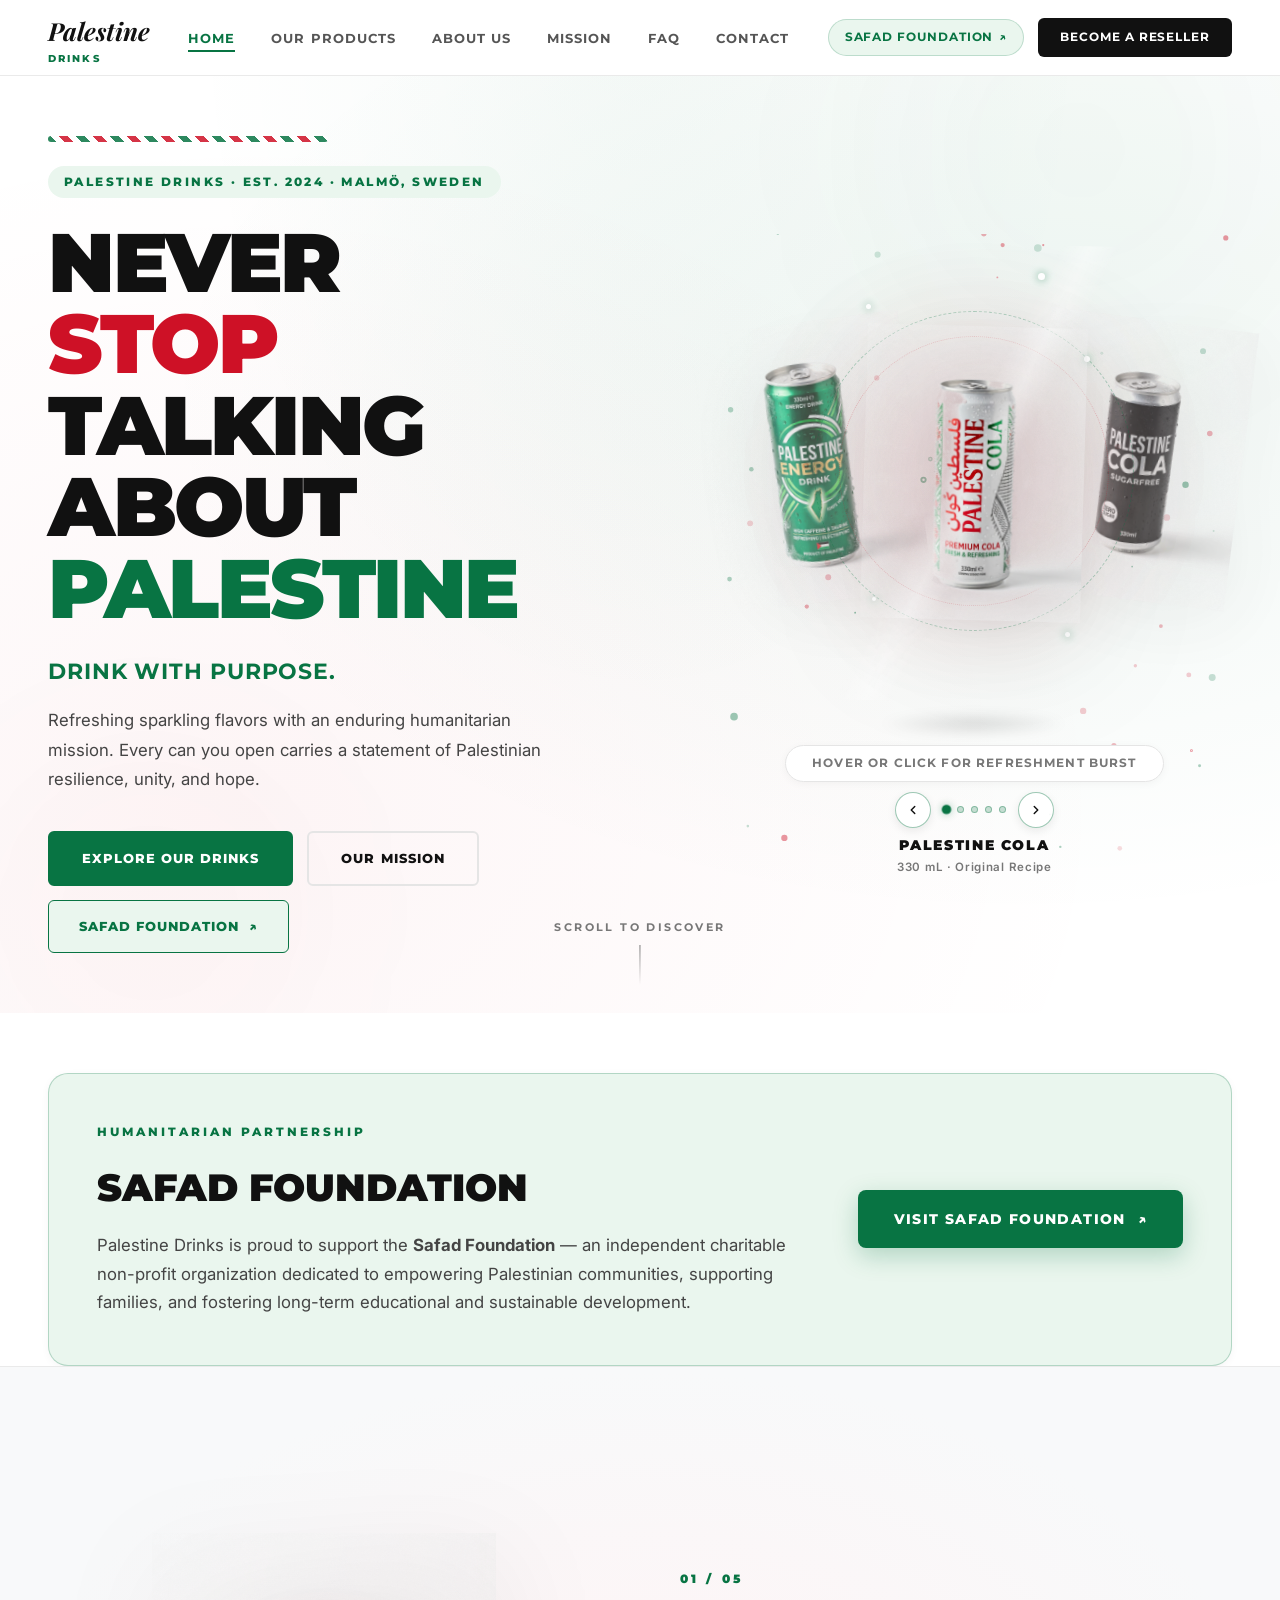
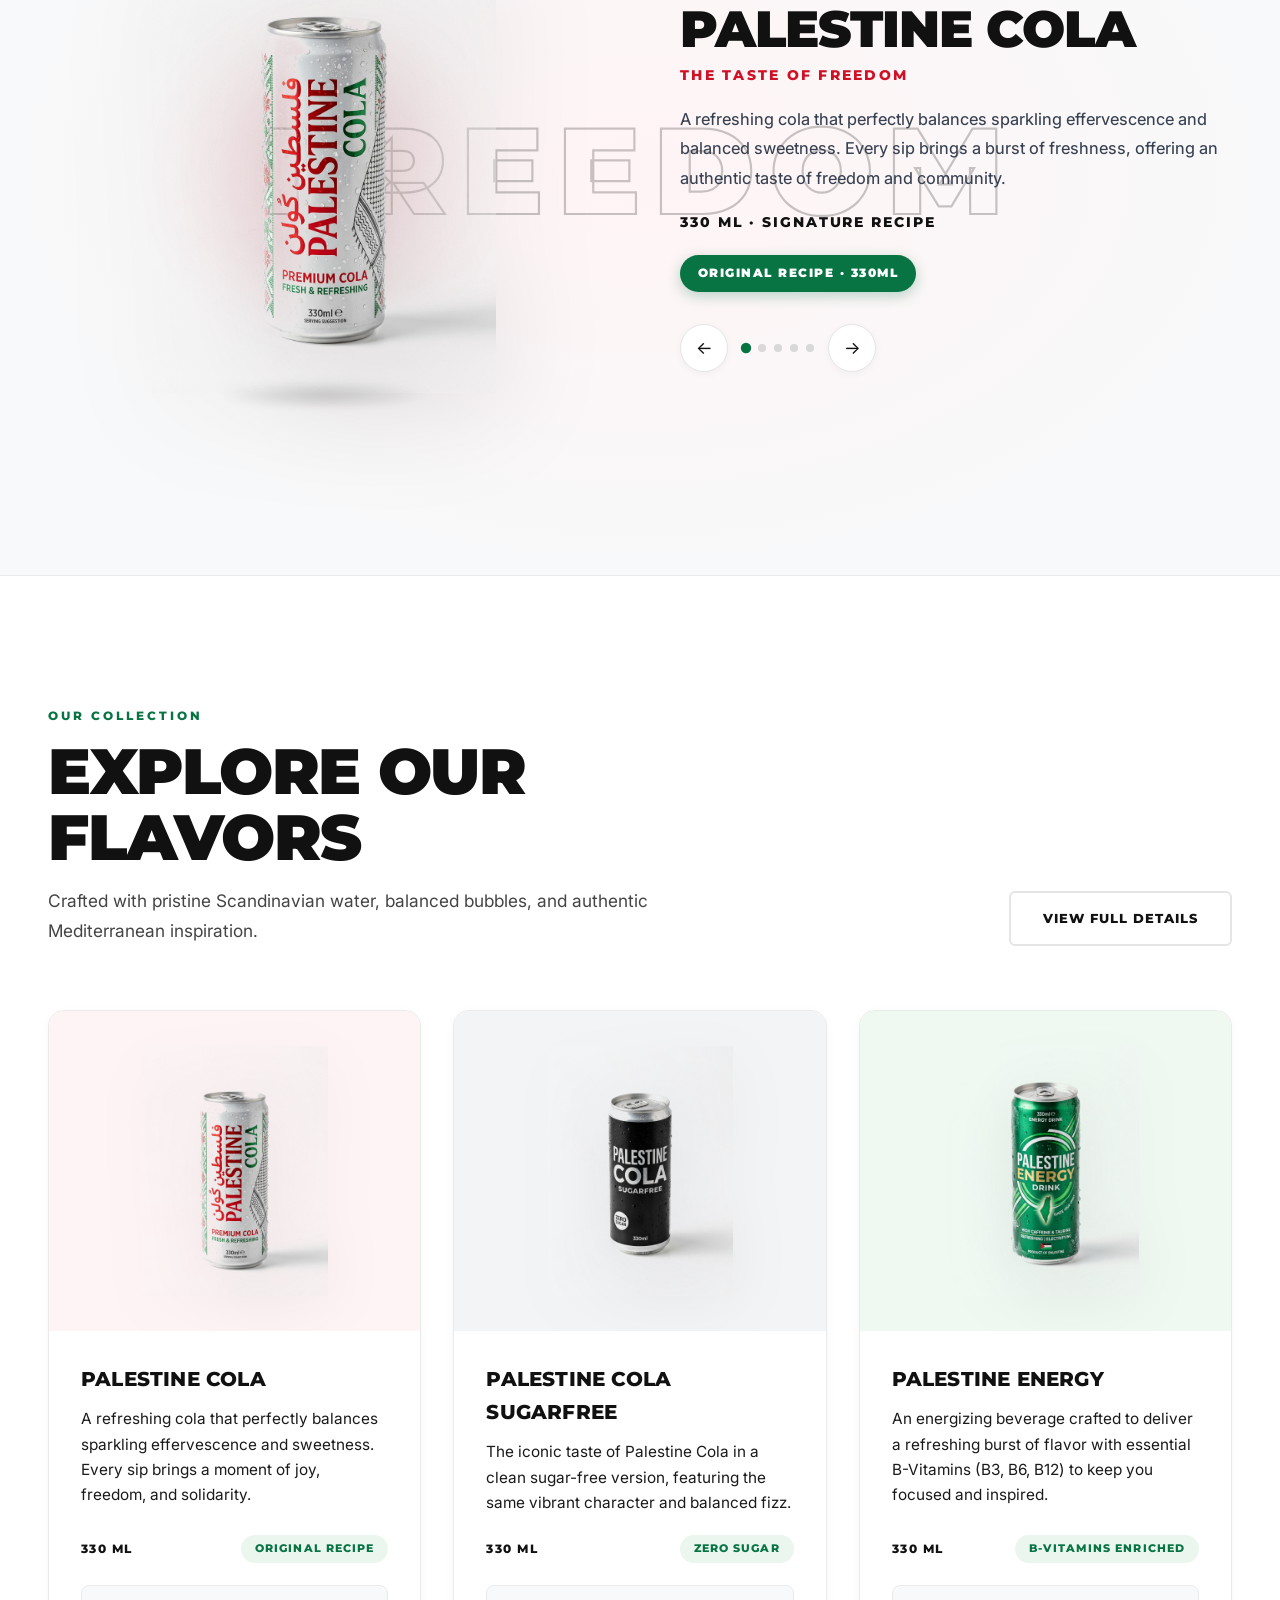
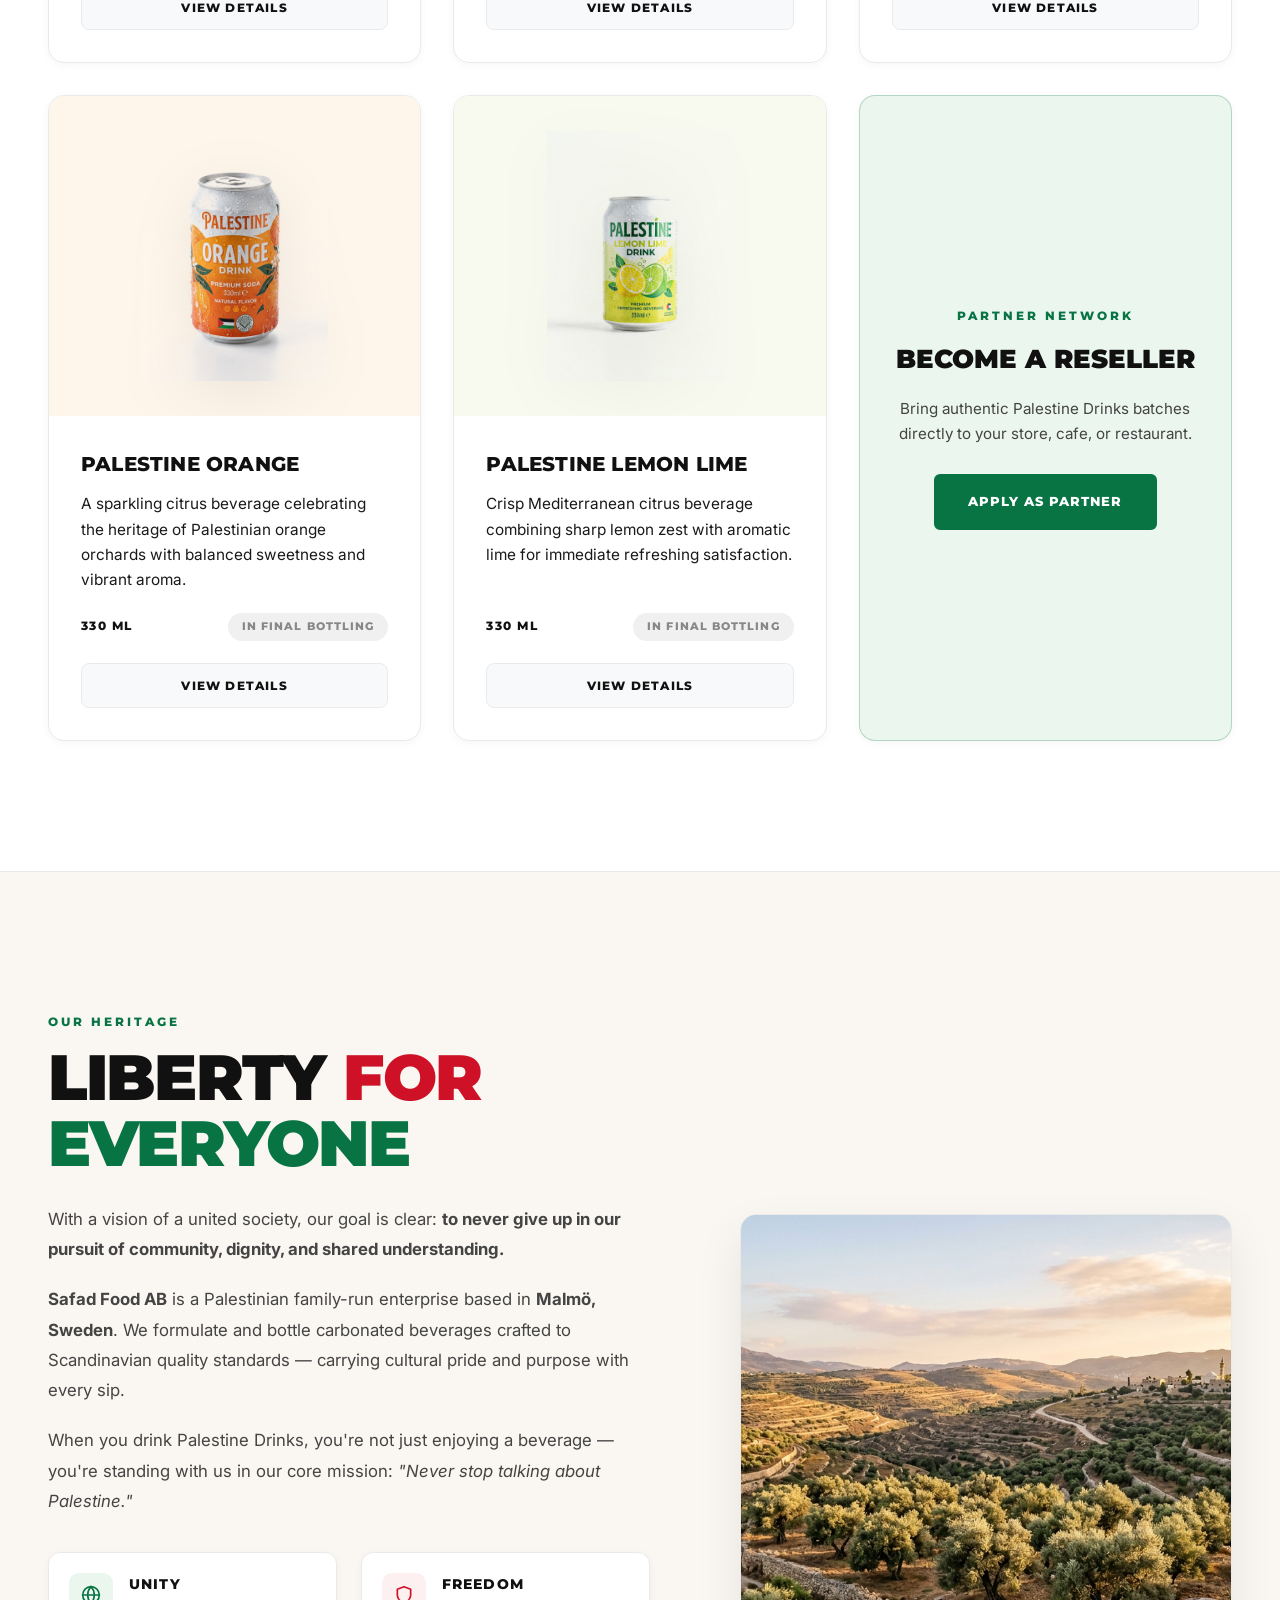
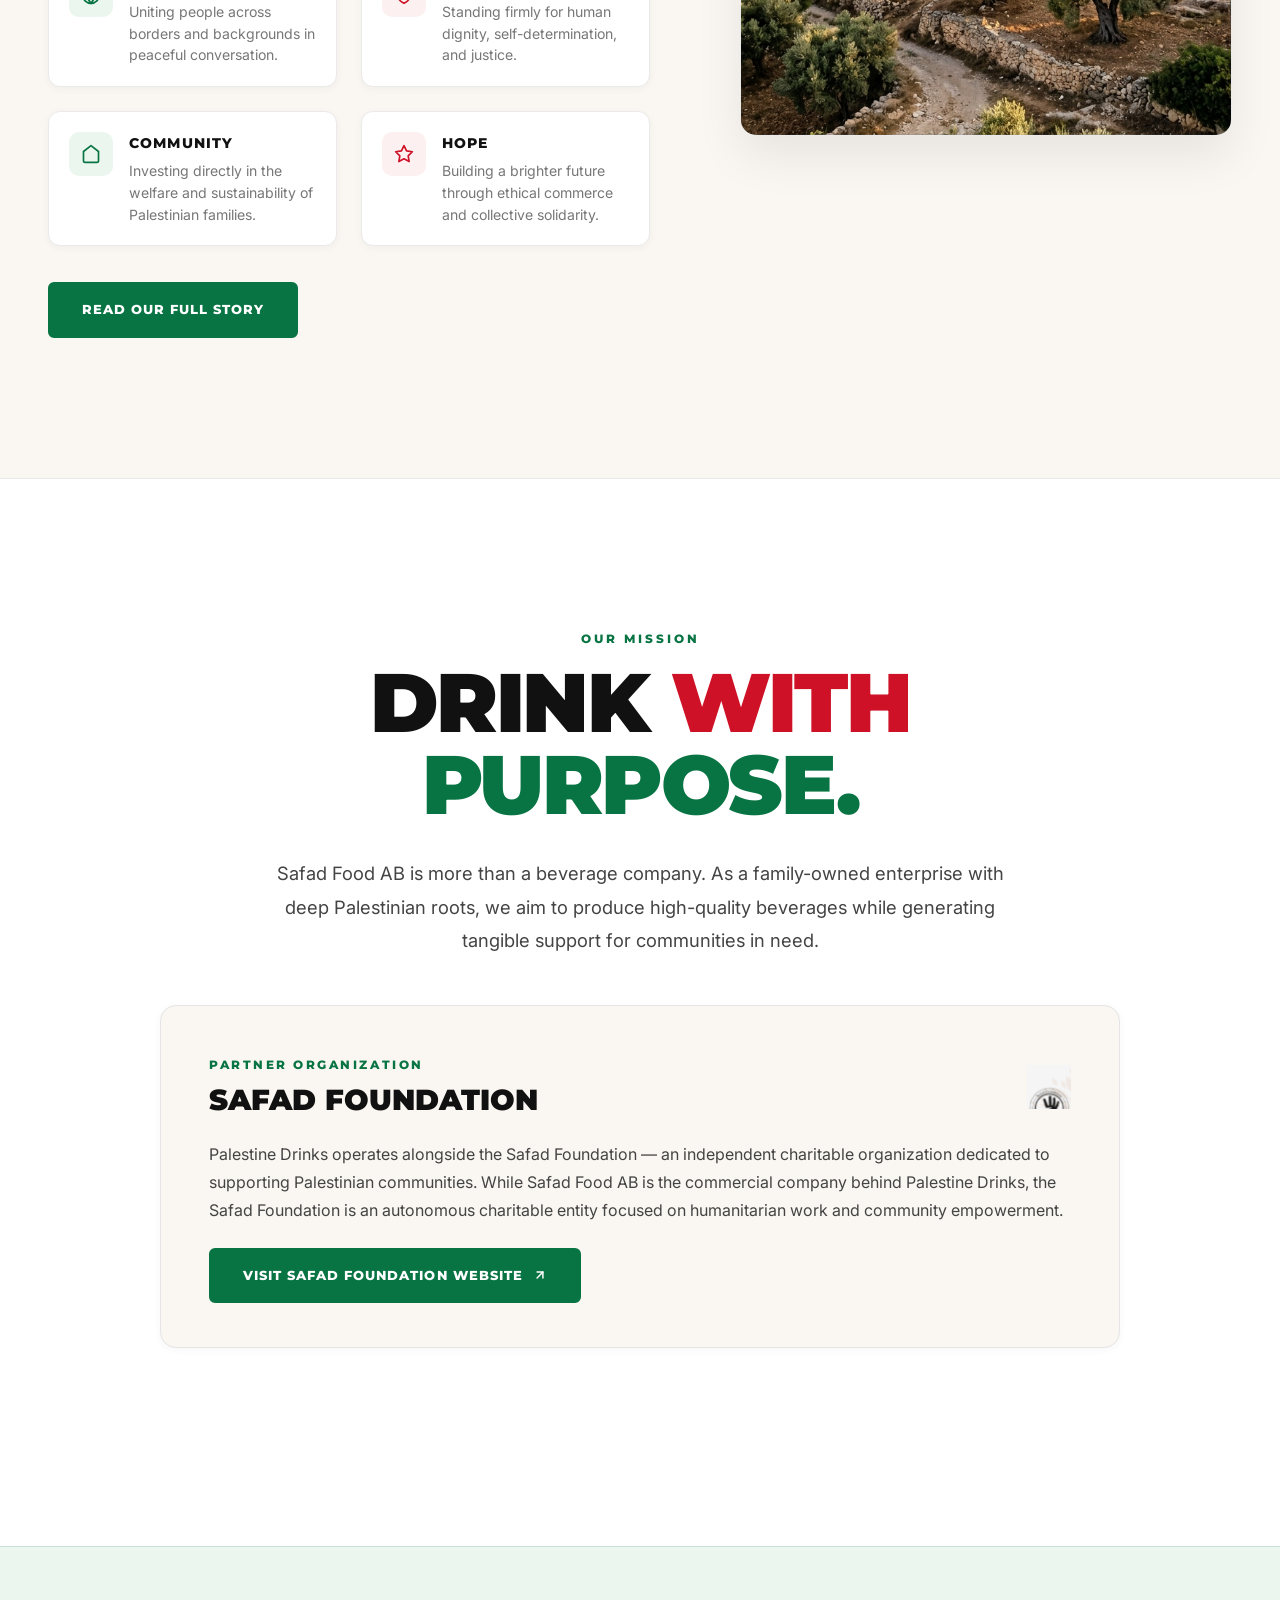
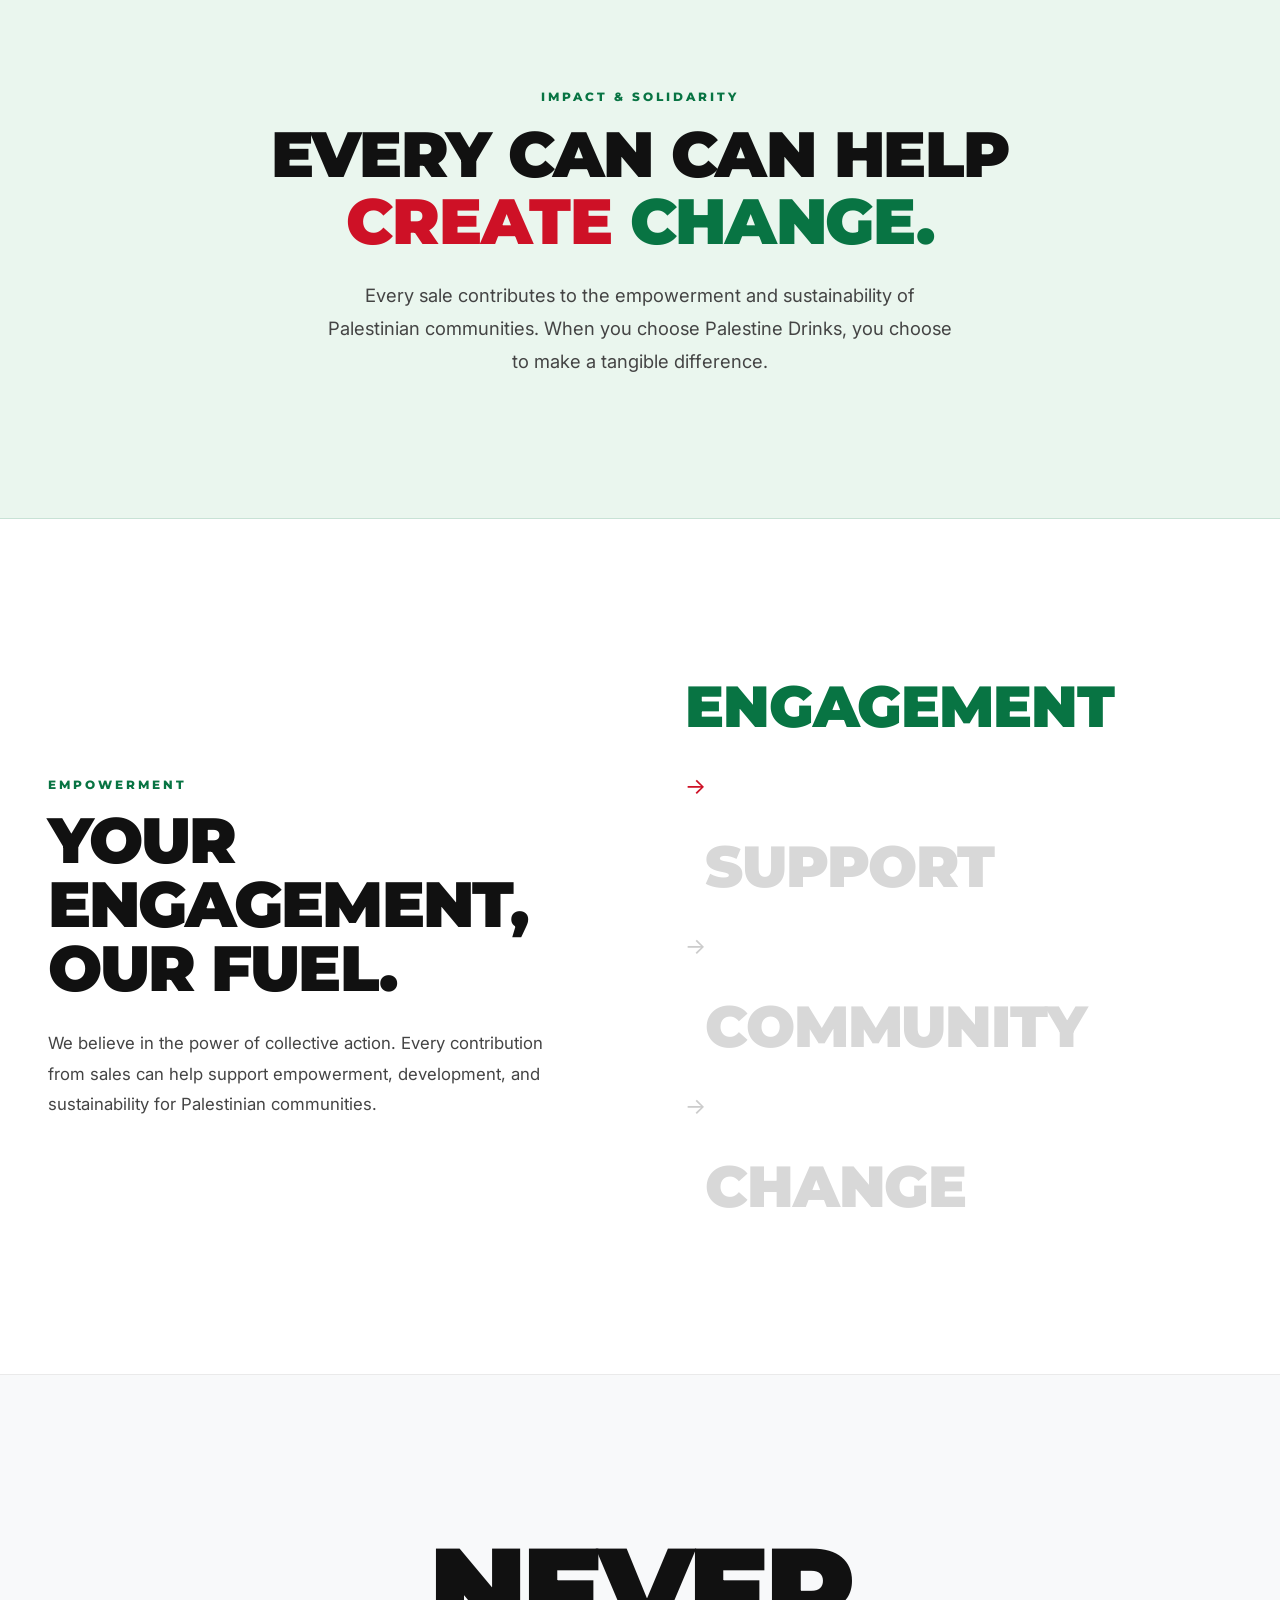
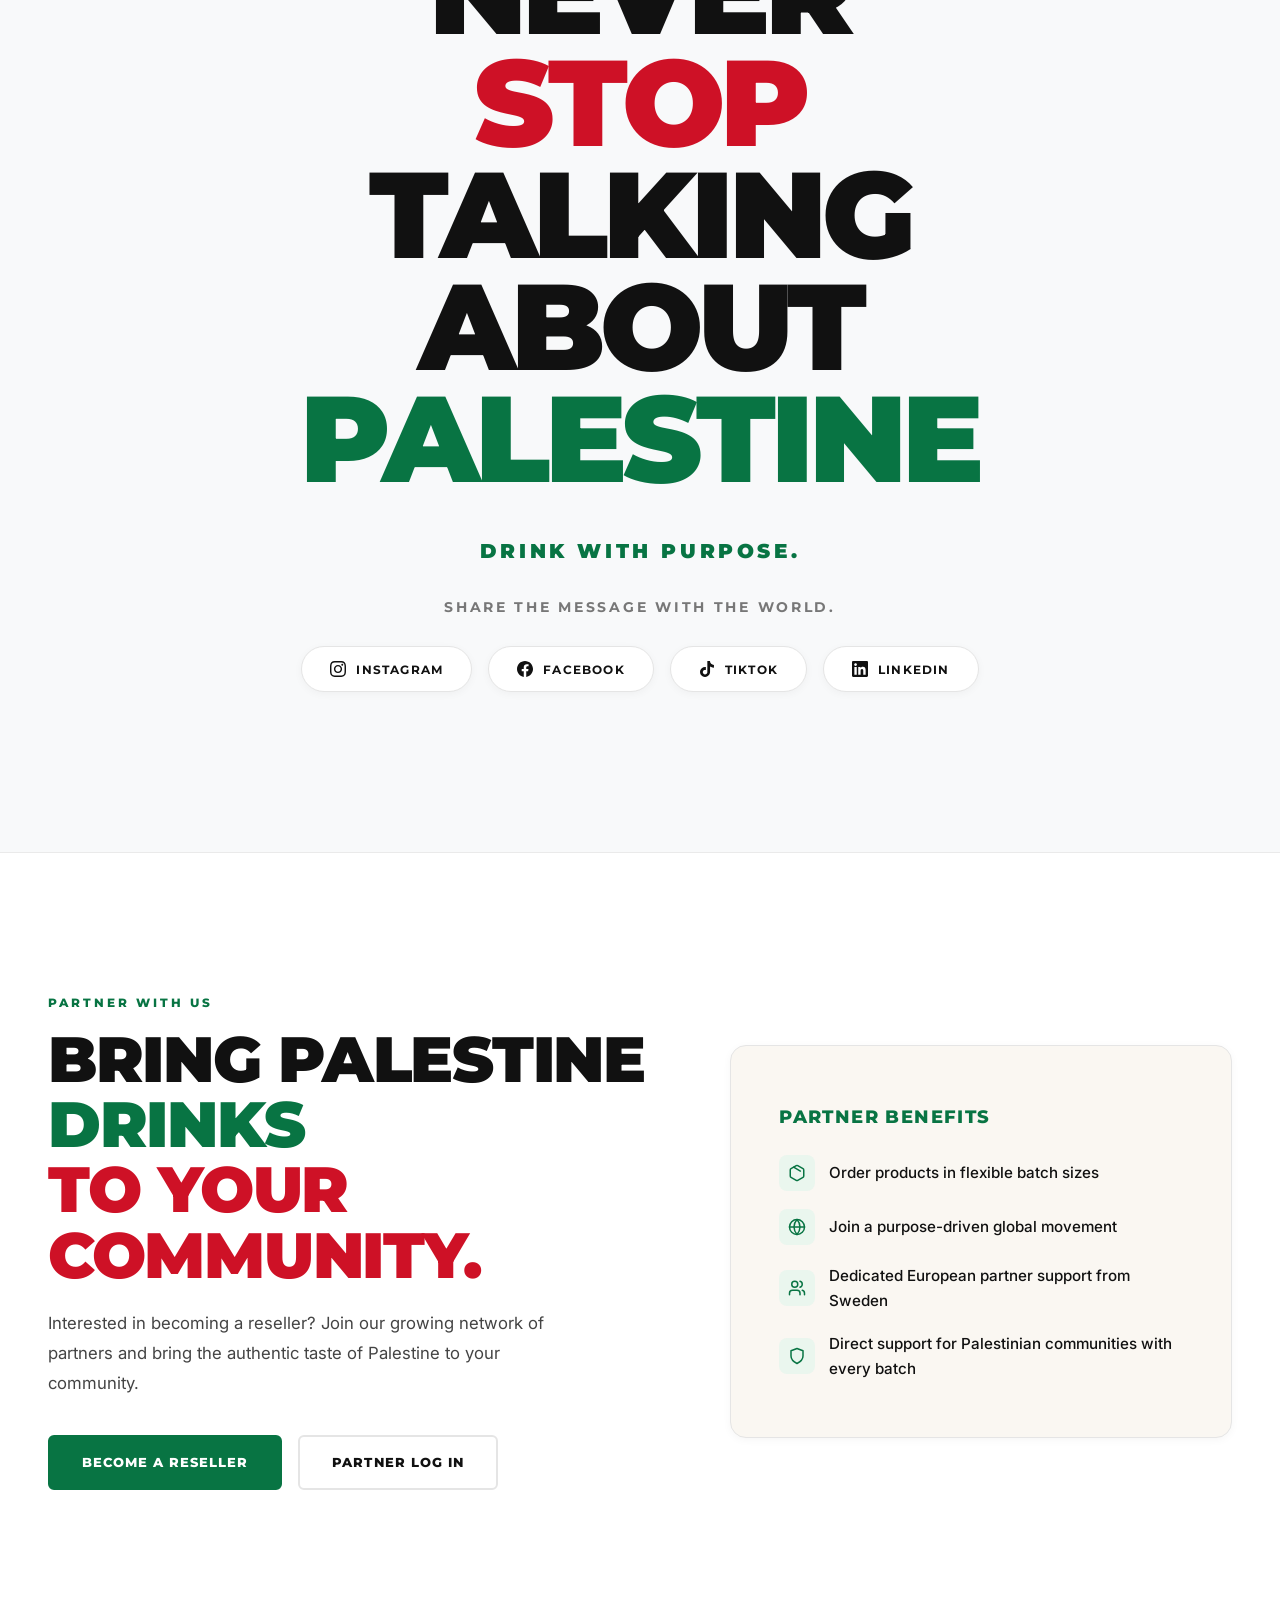
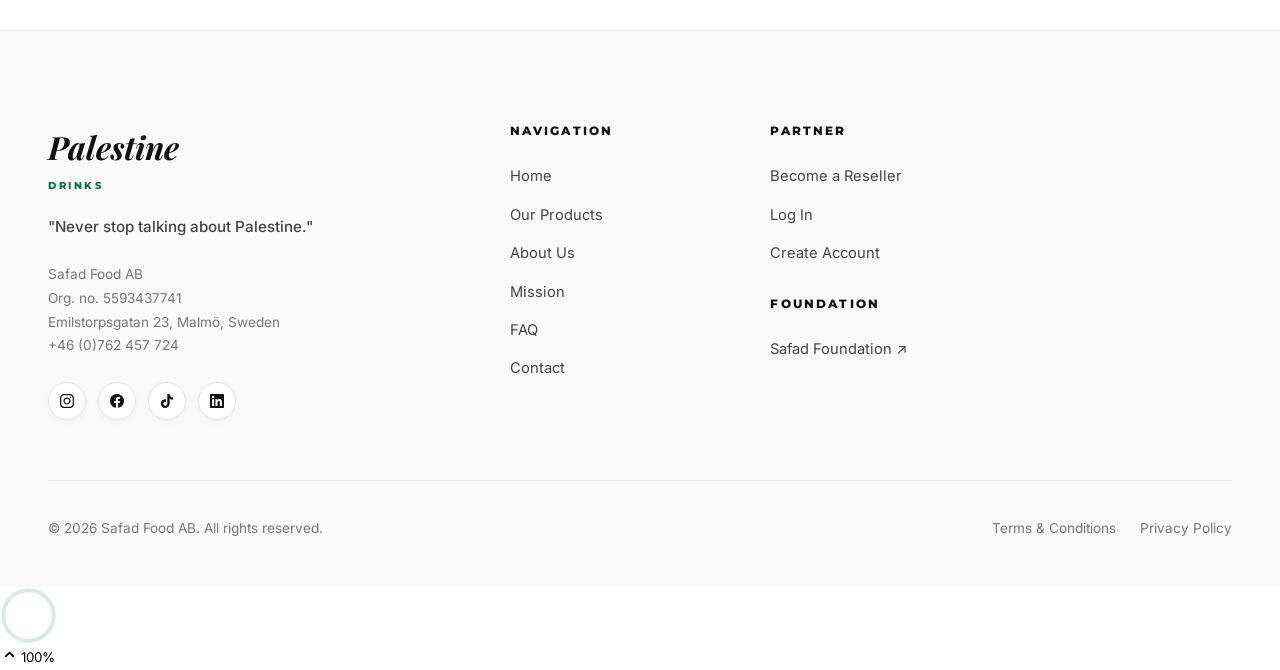
<file: Palestine Cola/index.html>
<!DOCTYPE html>
<html lang="en">
<head>
  <meta charset="UTF-8" />
  <meta name="viewport" content="width=device-width, initial-scale=1.0" />
  <title>Palestine Drinks – Never Stop Talking About Palestine</title>
  <meta name="description" content="Palestine Cola – a fresh taste of freedom. Drink with purpose. Refreshing flavors with a mission to support Palestinian communities." />
  <link rel="stylesheet" href="style.css" />
  <link rel="preconnect" href="https://fonts.googleapis.com" />
  <link rel="preconnect" href="https://fonts.gstatic.com" crossorigin />
  <link href="https://fonts.googleapis.com/css2?family=Inter:wght@400;500;600;700&family=Montserrat:wght@400;700;800;900;950&display=swap" rel="stylesheet" />
</head>
<body>

<!-- ── SCROLL PROGRESS ── -->
<div id="scroll-progress" aria-hidden="true"></div>

<!-- ── PRELOADER ── -->
<div id="preloader" role="status" aria-label="Loading Palestine Drinks">
  <div class="preloader-logo">Palestine <span>Drinks</span></div>
  <div class="preloader-bar"><div class="preloader-bar-fill"></div></div>
</div>

<!-- ══════════════════════════════════
     NAVIGATION (PURE WHITE MODE)
══════════════════════════════════ -->
<header id="navbar" role="banner">
  <nav class="nav-inner" aria-label="Main navigation">
    <a href="index.html" class="nav-logo" aria-label="Palestine Drinks home">
      <div class="nav-logo-wrap">
        <span class="logo-script">Palestine</span>
        <span class="logo-sub">Drinks</span>
      </div>
    </a>

    <ul class="nav-links" role="list">
      <li><a href="index.html" class="active" aria-current="page">Home</a></li>
      <li><a href="products.html">Our Products</a></li>
      <li><a href="about.html">About Us</a></li>
      <li><a href="mission.html">Mission</a></li>
      <li><a href="faq.html">FAQ</a></li>
      <li><a href="contact.html">Contact</a></li>
    </ul>

    <div class="nav-right">
      <!-- Prominent Safad Foundation Button in Nav -->
      <a href="https://www.safadfoundation.com/" target="_blank" rel="noopener noreferrer" class="btn-foundation-nav" aria-label="Visit Safad Foundation (opens in a new tab)">
        Safad Foundation <span aria-hidden="true">↗</span>
      </a>
      <a href="register.html" class="btn-reseller">Become a Reseller</a>
      <button class="hamburger" id="hamburger" aria-expanded="false" aria-controls="mobile-menu" aria-label="Open menu">
        <span></span><span></span><span></span>
      </button>
    </div>
  </nav>
</header>

<!-- Mobile Menu -->
<div id="mobile-menu" role="dialog" aria-modal="true" aria-label="Mobile navigation" hidden>
  <a href="index.html">Home</a>
  <a href="products.html">Our Products</a>
  <a href="about.html">About Us</a>
  <a href="mission.html">Mission</a>
  <a href="faq.html">FAQ</a>
  <a href="contact.html">Contact</a>
  <div class="mobile-menu-cta">
    <a href="https://www.safadfoundation.com/" target="_blank" rel="noopener noreferrer" class="btn-foundation-nav" style="justify-content:center;padding:12px;">
      Safad Foundation ↗
    </a>
    <a href="register.html" class="btn-primary" style="justify-content:center;">Become a Reseller</a>
    <a href="login.html" class="btn-secondary" style="justify-content:center;">Partner Log In</a>
  </div>
</div>

<!-- ══════════════════════════════════
     HERO SECTION (WHITE LUXURY MODE)
══════════════════════════════════ -->
<main id="main-content">
<section id="hero" aria-label="Hero section">
  <div class="hero-bg">
    <div class="hero-bg-particles" aria-hidden="true">
      <div class="hero-bg-orb orb1"></div>
      <div class="hero-bg-orb orb2"></div>
    </div>
  </div>

  <div class="hero-inner">
    <div class="hero-content">
      <div class="tatreez-ribbon" aria-hidden="true"></div>
      <p class="hero-eyebrow">Palestine Drinks · Est. 2024 · Malmö, Sweden</p>
      <h1 class="hero-heading">
        <span style="color:#111111;">Never</span><br/>
        <span style="color:var(--red);">Stop</span><br/>
        <span style="color:#111111;">Talking About</span><br/>
        <span class="accent-green">Palestine</span>
      </h1>
      <p class="hero-sub">Drink with purpose.</p>
      <p class="hero-text">
        Refreshing sparkling flavors with an enduring humanitarian mission. Every can you open carries a statement of Palestinian resilience, unity, and hope.
      </p>
      <div class="hero-buttons">
        <a href="products.html" class="btn-primary">Explore Our Drinks</a>
        <a href="mission.html" class="btn-secondary">Our Mission</a>
        <!-- Requested Safad Foundation Button in Hero -->
        <a href="https://www.safadfoundation.com/" target="_blank" rel="noopener noreferrer" class="btn-foundation-hero" aria-label="Safad Foundation website (opens in a new tab)">
          Safad Foundation <span aria-hidden="true">↗</span>
        </a>
      </div>
    </div>

    <!-- ULTRA-ANIMATED CAN CENTERPIECE EXPERIENCE -->
    <div class="hero-visual" aria-label="Palestine Drinks Showcase">
      <!-- Effervescent Rising Bubbles & Sparkles Canvas -->
      <canvas id="fizz-canvas" class="fizz-canvas" aria-hidden="true"></canvas>

      <div class="can-scene" id="hero-can-scene">
        <!-- Floating Satellite Can: Left (Energy) -->
        <div class="can-satellite sat-left" id="sat-left" aria-hidden="true">
          <div class="sat-aura"></div>
          <img src="assets/products/palestine-energy.png" alt="Palestine Energy" />
        </div>

        <!-- Central High-Impact Animated Can Showcase -->
        <div class="hero-can-stage" id="hero-can-stage" role="region" aria-label="Palestine Drinks Featured Can">
          <!-- Dynamic Radial Flavor Glow Aura -->
          <div class="hero-flavor-aura" id="hero-flavor-aura" aria-hidden="true"></div>

          <!-- Pulsing Orbit Energy Rings -->
          <div class="hero-orbit-ring ring-1" aria-hidden="true"></div>
          <div class="hero-orbit-ring ring-2" aria-hidden="true"></div>

          <!-- Floating Sparkle Particles Layer -->
          <div class="hero-sparkles" aria-hidden="true">
            <span class="sparkle-dot sp-1"></span>
            <span class="sparkle-dot sp-2"></span>
            <span class="sparkle-dot sp-3"></span>
            <span class="sparkle-dot sp-4"></span>
            <span class="sparkle-dot sp-5"></span>
          </div>

          <!-- Can Levitation Container with Fluid Interactive Parallax -->
          <div class="hero-can-wrapper" id="hero-can-wrapper">
            <img class="hero-can-main" id="hero-can-img" src="assets/products/palestine-cola.png" alt="Palestine Cola 330ml Can" draggable="false" />
            <!-- Specular Light Sweep Sheen -->
            <div class="hero-can-sheen" id="hero-can-sheen" aria-hidden="true"></div>
            <!-- Dynamic Splash Ripple Canvas -->
            <canvas id="can-ripple-canvas" class="can-ripple-canvas" aria-hidden="true"></canvas>
          </div>

          <!-- Dynamic Cast Ground Shadow with Organic Breathing -->
          <div class="hero-can-shadow" id="hero-can-shadow" aria-hidden="true"></div>
        </div>

        <!-- Floating Satellite Can: Right (Sugarfree) -->
        <div class="can-satellite sat-right" id="sat-right" aria-hidden="true">
          <div class="sat-aura"></div>
          <img src="assets/products/palestine-cola-sugarfree.png" alt="Palestine Cola Sugarfree" />
        </div>
      </div>

      <!-- Animated Flavor Explorer Interactive Badge -->
      <div class="drag-hint-badge" id="drag-hint">
        <span class="badge-pulse-dot"></span>
        <span id="badge-hint-text">Hover or Click for Refreshment Burst</span>
        <span class="badge-pulse-dot"></span>
      </div>


      <!-- Hero Product Cycler — navigate all 5 cans -->
      <div class="hero-product-cycler" id="hero-product-cycler" aria-label="Switch product can">
        <button class="hero-cycler-btn" id="hero-prev" aria-label="Previous product">
          <svg width="14" height="14" viewBox="0 0 24 24" fill="none" stroke="currentColor" stroke-width="2.5" stroke-linecap="round" stroke-linejoin="round"><polyline points="15 18 9 12 15 6"/></svg>
        </button>
        <div class="hero-cycler-dots" id="hero-cycler-dots"></div>
        <button class="hero-cycler-btn" id="hero-next" aria-label="Next product">
          <svg width="14" height="14" viewBox="0 0 24 24" fill="none" stroke="currentColor" stroke-width="2.5" stroke-linecap="round" stroke-linejoin="round"><polyline points="9 18 15 12 9 6"/></svg>
        </button>
      </div>

      <!-- Hero Current Product Name Label -->
      <div class="hero-can-label" id="hero-can-label" aria-live="polite">
        <span class="hero-can-label-name" id="hero-can-label-name">Palestine Cola</span>
        <span class="hero-can-label-vol" id="hero-can-label-vol">330 mL · Original Recipe</span>
      </div>
    </div>
  </div>

  <div class="scroll-indicator" aria-hidden="true">
    <span class="scroll-text">Scroll to Discover</span>
    <div class="scroll-line"></div>
  </div>
</section>

<!-- ══════════════════════════════════
     SAFAD FOUNDATION HOME BANNER
══════════════════════════════════ -->
<section style="padding: 0 48px;" aria-label="Safad Foundation Partnership">
  <div class="safad-foundation-banner reveal">
    <div>
      <span class="section-label">Humanitarian Partnership</span>
      <h2 class="safad-banner-title">Safad Foundation</h2>
      <p class="safad-banner-text">
        Palestine Drinks is proud to support the <strong>Safad Foundation</strong> — an independent charitable non-profit organization dedicated to empowering Palestinian communities, supporting families, and fostering long-term educational and sustainable development.
      </p>
    </div>
    <div>
      <a href="https://www.safadfoundation.com/" target="_blank" rel="noopener noreferrer" class="safad-banner-btn" aria-label="Visit the official Safad Foundation website (opens in a new window)">
        Visit Safad Foundation <span aria-hidden="true">↗</span>
      </a>
    </div>
  </div>
</section>

<!-- ══════════════════════════════════
     3D PRODUCT SHOWCASE (WHITE MODE)
══════════════════════════════════ -->
<section id="product-showcase" aria-label="Interactive 3D Product Showcase">
  <div class="showcase-bg cola-bg" id="showcase-bg"></div>
  <div class="showcase-giant-text" id="showcase-giant-text" aria-hidden="true">FREEDOM</div>

  <div class="showcase-inner">
    <div class="showcase-can-area" id="showcase-can-area">
      <div class="showcase-can-track" id="showcase-can-track">
        <!-- Injected by JavaScript -->
      </div>
    </div>

    <div class="showcase-info">
      <div class="showcase-product-num" id="showcase-num">01 / 05</div>
      <h2 class="showcase-product-name" id="showcase-name">Palestine Cola</h2>
      <p class="showcase-product-tagline" id="showcase-tagline">The Taste of Freedom</p>
      <p class="showcase-product-desc" id="showcase-desc">A refreshing cola that perfectly balances bubbles and sweetness. Every sip brings a burst of freshness, offering a moment of joy and freedom.</p>
      <p class="showcase-product-vol" id="showcase-vol">330 mL · Signature Recipe</p>
      <span class="showcase-status available" id="showcase-status">Original Recipe · 330mL</span>
      <div class="showcase-nav">
        <button class="showcase-btn" id="showcase-prev" aria-label="Previous product">&#8592;</button>
        <div class="showcase-dots" id="showcase-dots"></div>
        <button class="showcase-btn" id="showcase-next" aria-label="Next product">&#8594;</button>
      </div>
    </div>
  </div>
</section>

<!-- ══════════════════════════════════
     PRODUCTS GRID (NO EMOJIS, HUMAN TOUCH)
══════════════════════════════════ -->
<section id="products" aria-label="Our products collection">
  <div class="products-inner">
    <div class="products-header">
      <div>
        <span class="section-label reveal">Our Collection</span>
        <h2 class="section-heading reveal delay-1">Explore Our<br/>Flavors</h2>
        <p class="section-sub reveal delay-2">Crafted with pristine Scandinavian water, balanced bubbles, and authentic Mediterranean inspiration.</p>
      </div>
      <a href="products.html" class="btn-secondary reveal delay-3">View Full Details</a>
    </div>

    <div class="products-grid">
      <!-- COLA -->
      <article class="product-card reveal" data-product="cola" tabindex="0" role="button" aria-label="View Palestine Cola" onclick="openModal('cola')">
        <div class="product-card-img" style="background:var(--cola-tint)">
          <img src="assets/products/palestine-cola.png" alt="Palestine Cola 330ml can" loading="lazy" />
        </div>
        <div class="product-card-body">
          <h3 class="product-card-name">Palestine Cola</h3>
          <p class="product-card-desc">A refreshing cola that perfectly balances sparkling effervescence and sweetness. Every sip brings a moment of joy, freedom, and solidarity.</p>
          <div class="product-card-meta">
            <span class="product-card-vol">330 mL</span>
            <span class="badge badge-available">Original Recipe</span>
          </div>
          <button class="product-card-btn" onclick="event.stopPropagation();openModal('cola')">View Details</button>
        </div>
      </article>

      <!-- SUGARFREE -->
      <article class="product-card reveal delay-1" data-product="sf" tabindex="0" role="button" aria-label="View Palestine Cola Sugarfree" onclick="openModal('sf')">
        <div class="product-card-img" style="background:var(--sugarfree-tint)">
          <img src="assets/products/palestine-cola-sugarfree.png" alt="Palestine Cola Sugarfree 330ml can" loading="lazy" />
        </div>
        <div class="product-card-body">
          <h3 class="product-card-name">Palestine Cola Sugarfree</h3>
          <p class="product-card-desc">The iconic taste of Palestine Cola in a clean sugar-free version, featuring the same vibrant character and balanced fizz.</p>
          <div class="product-card-meta">
            <span class="product-card-vol">330 mL</span>
            <span class="badge badge-available">Zero Sugar</span>
          </div>
          <button class="product-card-btn" onclick="event.stopPropagation();openModal('sf')">View Details</button>
        </div>
      </article>

      <!-- ENERGY -->
      <article class="product-card reveal delay-2" data-product="energy" tabindex="0" role="button" aria-label="View Palestine Energy" onclick="openModal('energy')">
        <div class="product-card-img" style="background:var(--energy-tint)">
          <img src="assets/products/palestine-energy.png" alt="Palestine Energy Drink can" loading="lazy" />
        </div>
        <div class="product-card-body">
          <h3 class="product-card-name">Palestine Energy</h3>
          <p class="product-card-desc">An energizing beverage crafted to deliver a refreshing burst of flavor with essential B-Vitamins (B3, B6, B12) to keep you focused and inspired.</p>
          <div class="product-card-meta">
            <span class="product-card-vol">330 mL</span>
            <span class="badge badge-energy">B-Vitamins Enriched</span>
          </div>
          <button class="product-card-btn" onclick="event.stopPropagation();openModal('energy')">View Details</button>
        </div>
      </article>

      <!-- ORANGE -->
      <article class="product-card reveal delay-1" data-product="orange" tabindex="0" role="button" aria-label="View Palestine Orange" onclick="openModal('orange')">
        <div class="product-card-img" style="background:var(--orange-tint)">
          <img src="assets/products/palestine-orange.png" alt="Palestine Orange sparkling drink can" loading="lazy" />
        </div>
        <div class="product-card-body">
          <h3 class="product-card-name">Palestine Orange</h3>
          <p class="product-card-desc">A sparkling citrus beverage celebrating the heritage of Palestinian orange orchards with balanced sweetness and vibrant aroma.</p>
          <div class="product-card-meta">
            <span class="product-card-vol">330 mL</span>
            <span class="badge badge-coming">In Final Bottling</span>
          </div>
          <button class="product-card-btn" onclick="event.stopPropagation();openModal('orange')">View Details</button>
        </div>
      </article>

      <!-- LEMON LIME -->
      <article class="product-card reveal delay-2" data-product="lemon" tabindex="0" role="button" aria-label="View Palestine Lemon Lime" onclick="openModal('lemon')">
        <div class="product-card-img" style="background:var(--lemon-tint)">
          <img src="assets/products/palestine-lemon-lime.png" alt="Palestine Lemon Lime sparkling drink can" loading="lazy" />
        </div>
        <div class="product-card-body">
          <h3 class="product-card-name">Palestine Lemon Lime</h3>
          <p class="product-card-desc">Crisp Mediterranean citrus beverage combining sharp lemon zest with aromatic lime for immediate refreshing satisfaction.</p>
          <div class="product-card-meta">
            <span class="product-card-vol">330 mL</span>
            <span class="badge badge-coming">In Final Bottling</span>
          </div>
          <button class="product-card-btn" onclick="event.stopPropagation();openModal('lemon')">View Details</button>
        </div>
      </article>

      <!-- PARTNER PROGRAM CARD -->
      <div class="product-card reveal delay-3" style="background:var(--green-light);border-color:rgba(8,116,67,0.25);justify-content:center;align-items:center;text-align:center;padding:48px 32px;" tabindex="-1">
        <span class="section-label" style="margin-bottom:12px;">Partner Network</span>
        <h3 style="font-family:var(--font-display);font-size:1.6rem;font-weight:900;text-transform:uppercase;color:var(--text-main);margin-bottom:16px;">Become a Reseller</h3>
        <p style="font-size:0.95rem;color:var(--text-body);line-height:1.65;margin-bottom:28px;">Bring authentic Palestine Drinks batches directly to your store, cafe, or restaurant.</p>
        <a href="register.html" class="btn-primary">Apply as Partner</a>
      </div>
    </div>
  </div>
</section>

<!-- ══════════════════════════════════
     ABOUT SECTION (PURE WHITE / NO EMOJIS)
══════════════════════════════════ -->
<section id="about" aria-label="About Palestine Drinks">
  <div class="about-inner">
    <div class="about-content">
      <span class="section-label reveal">Our Heritage</span>
      <h2 class="section-heading dark reveal delay-1"><span class="c-black">Liberty</span> <span class="c-red">For</span><br/><span class="c-green">Everyone</span></h2>
      <div class="about-body reveal delay-2">
        <p>With a vision of a united society, our goal is clear: <strong>to never give up in our pursuit of community, dignity, and shared understanding.</strong></p>
        <p><strong>Safad Food AB</strong> is a Palestinian family-run enterprise based in <strong>Malmö, Sweden</strong>. We formulate and bottle carbonated beverages crafted to Scandinavian quality standards — carrying cultural pride and purpose with every sip.</p>
        <p>When you drink Palestine Drinks, you're not just enjoying a beverage — you're standing with us in our core mission: <em>"Never stop talking about Palestine."</em></p>
      </div>

      <!-- Human SVGs (No Emojis) -->
      <div class="about-pillars reveal delay-3">
        <div class="about-pillar">
          <div class="pillar-icon green">
            <svg width="20" height="20" viewBox="0 0 24 24" fill="none" stroke="currentColor" stroke-width="2" stroke-linecap="round" stroke-linejoin="round"><circle cx="12" cy="12" r="10"></circle><path d="M12 2a14.5 14.5 0 0 0 0 20 14.5 14.5 0 0 0 0-20"></path><path d="M2 12h20"></path></svg>
          </div>
          <div>
            <div class="pillar-name">Unity</div>
            <div class="pillar-text">Uniting people across borders and backgrounds in peaceful conversation.</div>
          </div>
        </div>
        <div class="about-pillar">
          <div class="pillar-icon red">
            <svg width="20" height="20" viewBox="0 0 24 24" fill="none" stroke="currentColor" stroke-width="2" stroke-linecap="round" stroke-linejoin="round"><path d="M12 22s8-4 8-10V5l-8-3-8 3v7c0 6 8 10 8 10z"></path></svg>
          </div>
          <div>
            <div class="pillar-name">Freedom</div>
            <div class="pillar-text">Standing firmly for human dignity, self-determination, and justice.</div>
          </div>
        </div>
        <div class="about-pillar">
          <div class="pillar-icon green">
            <svg width="20" height="20" viewBox="0 0 24 24" fill="none" stroke="currentColor" stroke-width="2" stroke-linecap="round" stroke-linejoin="round"><path d="m3 9 9-7 9 7v11a2 2 0 0 1-2 2H5a2 2 0 0 1-2-2z"></path></svg>
          </div>
          <div>
            <div class="pillar-name">Community</div>
            <div class="pillar-text">Investing directly in the welfare and sustainability of Palestinian families.</div>
          </div>
        </div>
        <div class="about-pillar">
          <div class="pillar-icon red">
            <svg width="20" height="20" viewBox="0 0 24 24" fill="none" stroke="currentColor" stroke-width="2" stroke-linecap="round" stroke-linejoin="round"><polygon points="12 2 15.09 8.26 22 9.27 17 14.14 18.18 21.02 12 17.77 5.82 21.02 7 14.14 2 9.27 8.91 8.26 12 2"></polygon></svg>
          </div>
          <div>
            <div class="pillar-name">Hope</div>
            <div class="pillar-text">Building a brighter future through ethical commerce and collective solidarity.</div>
          </div>
        </div>
      </div>
      <div style="margin-top:36px;" class="reveal delay-4">
        <a href="about.html" class="btn-primary">Read Our Full Story</a>
      </div>
    </div>

    <div class="about-visual reveal-right">
      <div class="about-img-wrap">
        <img src="assets/images/palestine-landscape.jpg" alt="Sunlit Palestinian Olive Groves" loading="lazy" />
      </div>
    </div>
  </div>
</section>

<!-- ══════════════════════════════════
     MISSION SECTION (WHITE MODE)
══════════════════════════════════ -->
<section id="mission" aria-label="Our mission">
  <div class="mission-inner">
    <span class="section-label reveal">Our Mission</span>
    <h2 class="mission-heading reveal delay-1"><span class="c-black">Drink</span> <span class="c-red">With</span><br/><span class="c-green">Purpose</span><span class="period">.</span></h2>
    <p class="mission-text reveal delay-2">Safad Food AB is more than a beverage company. As a family-owned enterprise with deep Palestinian roots, we aim to produce high-quality beverages while generating tangible support for communities in need.</p>

    <!-- Foundation Box on Home -->
    <div class="mission-foundation-box reveal delay-3">
      <div style="display:flex;align-items:center;justify-content:space-between;flex-wrap:wrap;gap:16px;margin-bottom:16px;">
        <div>
          <span class="foundation-label">Partner Organization</span>
          <h3 class="foundation-name" style="margin-bottom:0;">Safad Foundation</h3>
        </div>
        <img src="assets/images/safad-foundation.png" alt="Safad Foundation logo" style="height:44px;width:auto;" />
      </div>
      <p class="foundation-text">Palestine Drinks operates alongside the Safad Foundation — an independent charitable organization dedicated to supporting Palestinian communities. While Safad Food AB is the commercial company behind Palestine Drinks, the Safad Foundation is an autonomous charitable entity focused on humanitarian work and community empowerment.</p>
      <div class="foundation-cta">
        <a href="https://www.safadfoundation.com/" target="_blank" rel="noopener noreferrer" class="btn-primary" aria-label="Visit Safad Foundation website (opens in new tab)" style="display:inline-flex;align-items:center;gap:10px;">
          Visit Safad Foundation Website
          <svg width="14" height="14" viewBox="0 0 24 24" fill="none" stroke="currentColor" stroke-width="2.5" stroke-linecap="round" stroke-linejoin="round" aria-hidden="true"><line x1="7" y1="17" x2="17" y2="7"></line><polyline points="7 7 17 7 17 17"></polyline></svg>
        </a>
      </div>
    </div>
  </div>
</section>

<!-- ══════════════════════════════════
     HUMANITARIAN SECTION
══════════════════════════════════ -->
<section id="humanitarian" aria-label="Humanitarian Impact">
  <div class="humanitarian-inner">
    <span class="section-label reveal">Impact &amp; Solidarity</span>
    <h2 class="humanitarian-big reveal delay-1">
      <span class="c-black">Every Can Can Help</span><br/>
      <span class="c-red">Create</span> <span class="c-green">Change.</span>
    </h2>
    <p class="humanitarian-sub reveal delay-2">Every sale contributes to the empowerment and sustainability of Palestinian communities. When you choose Palestine Drinks, you choose to make a tangible difference.</p>
  </div>
</section>

<!-- ══════════════════════════════════
     ENGAGEMENT SECTION
══════════════════════════════════ -->
<section id="engagement" aria-label="Your engagement">
  <div class="engagement-inner">
    <div>
      <span class="section-label reveal">Empowerment</span>
      <h2 class="engagement-heading reveal delay-1">Your<br/>Engagement,<br/>Our Fuel.</h2>
      <p class="engagement-text reveal delay-2">We believe in the power of collective action. Every contribution from sales can help support empowerment, development, and sustainability for Palestinian communities.</p>
    </div>
    <div class="word-cycler" id="word-cycler" aria-label="Impact cycle">
      <div class="word-item active">Engagement</div>
      <div class="word-arrow active" aria-hidden="true">→</div>
      <div class="word-item">Support</div>
      <div class="word-arrow" aria-hidden="true">→</div>
      <div class="word-item">Community</div>
      <div class="word-arrow" aria-hidden="true">→</div>
      <div class="word-item">Change</div>
    </div>
  </div>
</section>

<!-- ══════════════════════════════════
     NEVER STOP TALKING
══════════════════════════════════ -->
<section id="never-stop" aria-label="Brand Message">
  <div class="never-stop-inner">
    <h2 class="never-stop-heading reveal" id="never-stop-heading">
      <span style="display:block">NEVER</span>
      <span class="line-red" style="display:block">STOP</span>
      <span style="display:block">TALKING</span>
      <span style="display:block">ABOUT</span>
      <span class="line-green" style="display:block">PALESTINE</span>
    </h2>
    <p class="never-stop-sub" style="font-family:var(--font-display);font-size:clamp(0.9rem,1.8vw,1.25rem);font-weight:900;letter-spacing:0.18em;text-transform:uppercase;color:var(--green);margin-bottom:28px;">DRINK WITH PURPOSE.</p>
    <p class="never-stop-share reveal delay-2">Share the message with the world.</p>
    <div class="social-links reveal delay-3">
      <button class="social-btn" onclick="window.open('https://www.instagram.com/palestine.drinks/','_blank','noopener')" aria-label="Instagram">
        <svg width="16" height="16" viewBox="0 0 24 24" fill="currentColor"><path d="M12 2.163c3.204 0 3.584.012 4.85.07 3.252.148 4.771 1.691 4.919 4.919.058 1.265.069 1.645.069 4.849 0 3.205-.012 3.584-.069 4.849-.149 3.225-1.664 4.771-4.919 4.919-1.266.058-1.644.07-4.85.07-3.204 0-3.584-.012-4.849-.07-3.26-.149-4.771-1.699-4.919-4.92-.058-1.265-.07-1.644-.07-4.849 0-3.204.013-3.583.07-4.849.149-3.227 1.664-4.771 4.919-4.919 1.266-.057 1.645-.069 4.849-.069zm0-2.163c-3.259 0-3.667.014-4.947.072-4.358.2-6.78 2.618-6.98 6.98-.059 1.281-.073 1.689-.073 4.948 0 3.259.014 3.668.072 4.948.2 4.358 2.618 6.78 6.98 6.98 1.281.058 1.689.072 4.948.072 3.259 0 3.668-.014 4.948-.072 4.354-.2 6.782-2.618 6.979-6.98.059-1.28.073-1.689.073-4.948 0-3.259-.014-3.667-.072-4.947-.196-4.354-2.617-6.78-6.979-6.98-1.281-.059-1.69-.073-4.949-.073zm0 5.838c-3.403 0-6.162 2.759-6.162 6.162s2.759 6.163 6.162 6.163 6.162-2.759 6.162-6.163c0-3.403-2.759-6.162-6.162-6.162zm0 10.162c-2.209 0-4-1.79-4-4 0-2.209 1.791-4 4-4s4 1.791 4 4c0 2.21-1.791 4-4 4zm6.406-11.845c-.796 0-1.441.645-1.441 1.44s.645 1.44 1.441 1.44c.795 0 1.439-.645 1.439-1.44s-.644-1.44-1.439-1.44z"/></svg>
        Instagram
      </button>
      <button class="social-btn" onclick="window.open('https://www.facebook.com/palestinedrinks/','_blank','noopener')" aria-label="Facebook">
        <svg width="16" height="16" viewBox="0 0 24 24" fill="currentColor"><path d="M24 12.073c0-6.627-5.373-12-12-12s-12 5.373-12 12c0 5.99 4.388 10.954 10.125 11.854v-8.385H7.078v-3.47h3.047V9.43c0-3.007 1.792-4.669 4.533-4.669 1.312 0 2.686.235 2.686.235v2.953H15.83c-1.491 0-1.956.925-1.956 1.874v2.25h3.328l-.532 3.47h-2.796v8.385C19.612 23.027 24 18.062 24 12.073z"/></svg>
        Facebook
      </button>
      <button class="social-btn" onclick="window.open('https://www.tiktok.com/@palestine.drinks','_blank','noopener')" aria-label="TikTok">
        <svg width="16" height="16" viewBox="0 0 24 24" fill="currentColor"><path d="M12.525.02c1.31-.02 2.61-.01 3.91-.02.08 1.53.63 3.09 1.75 4.17 1.12 1.11 2.7 1.62 4.24 1.79v4.03c-1.44-.05-2.89-.35-4.2-.97-.57-.26-1.1-.59-1.62-.93-.01 2.92.01 5.84-.02 8.75-.08 1.4-.54 2.79-1.35 3.94-1.31 1.92-3.58 3.17-5.91 3.21-1.43.08-2.86-.31-4.08-1.03-2.02-1.19-3.44-3.37-3.65-5.71-.02-.5-.03-1-.01-1.49.18-1.9 1.12-3.72 2.58-4.96 1.66-1.44 3.98-2.13 6.15-1.72.02 1.48-.04 2.96-.04 4.44-.99-.32-2.15-.23-3.02.37-.63.41-1.11 1.04-1.36 1.75-.21.51-.15 1.07-.14 1.61.24 1.64 1.82 3.02 3.5 2.87 1.12-.01 2.19-.66 2.77-1.61.19-.33.4-.67.41-1.06.1-1.79.06-3.57.07-5.36.01-4.03-.01-8.05.02-12.07z"/></svg>
        TikTok
      </button>
      <button class="social-btn" onclick="window.open('https://www.linkedin.com/company/safad-food-ab/','_blank','noopener')" aria-label="LinkedIn">
        <svg width="16" height="16" viewBox="0 0 24 24" fill="currentColor"><path d="M20.447 20.452h-3.554v-5.569c0-1.328-.027-3.037-1.852-3.037-1.853 0-2.136 1.445-2.136 2.939v5.667H9.351V9h3.414v1.561h.046c.477-.9 1.637-1.85 3.37-1.85 3.601 0 4.267 2.37 4.267 5.455v6.286zM5.337 7.433c-1.144 0-2.063-.926-2.063-2.065 0-1.138.92-2.063 2.063-2.063 1.14 0 2.064.925 2.064 2.063 0 1.139-.925 2.065-2.064 2.065zm1.782 13.019H3.555V9h3.564v11.452zM22.225 0H1.771C.792 0 0 .774 0 1.729v20.542C0 23.227.792 24 1.771 24h20.451C23.2 24 24 23.227 24 22.271V1.729C24 .774 23.2 0 22.222 0h.003z"/></svg>
        LinkedIn
      </button>
    </div>
  </div>
</section>

<!-- ══════════════════════════════════
     RESELLER SECTION (NO EMOJIS, SVGS)
══════════════════════════════════ -->
<section id="reseller" aria-label="Become a reseller">
  <div class="reseller-inner">
    <div class="reseller-content">
      <span class="section-label reveal">Partner With Us</span>
      <h2 class="section-heading dark reveal delay-1"><span class="c-black">Bring Palestine</span> <span class="c-green">Drinks</span><br/><span class="c-red">To Your Community.</span></h2>
      <p class="reseller-text reveal delay-2">Interested in becoming a reseller? Join our growing network of partners and bring the authentic taste of Palestine to your community.</p>
      <div class="reseller-btns reveal delay-3">
        <a href="register.html" class="btn-primary">Become a Reseller</a>
        <a href="login.html" class="btn-secondary">Partner Log In</a>
      </div>
    </div>

    <div class="reseller-visual reveal-right delay-2">
      <p class="reseller-visual-heading">Partner Benefits</p>
      <div class="reseller-perks">
        <div class="reseller-perk">
          <div class="perk-icon">
            <svg width="18" height="18" viewBox="0 0 24 24" fill="none" stroke="currentColor" stroke-width="2" stroke-linecap="round" stroke-linejoin="round"><path d="m7.5 4.27 9 5.15"></path><path d="M21 8a2 2 0 0 0-1-1.73l-7-4a2 2 0 0 0-2 0l-7 4A2 2 0 0 0 3 8v8a2 2 0 0 0 1 1.73l7 4a2 2 0 0 0 2 0l7-4A2 2 0 0 0 21 16Z"></path></svg>
          </div>
          <span>Order products in flexible batch sizes</span>
        </div>
        <div class="reseller-perk">
          <div class="perk-icon">
            <svg width="18" height="18" viewBox="0 0 24 24" fill="none" stroke="currentColor" stroke-width="2" stroke-linecap="round" stroke-linejoin="round"><circle cx="12" cy="12" r="10"></circle><line x1="2" y1="12" x2="22" y2="12"></line><path d="M12 2a15.3 15.3 0 0 1 4 10 15.3 15.3 0 0 1-4 10 15.3 15.3 0 0 1-4-10 15.3 15.3 0 0 1 4-10z"></path></svg>
          </div>
          <span>Join a purpose-driven global movement</span>
        </div>
        <div class="reseller-perk">
          <div class="perk-icon">
            <svg width="18" height="18" viewBox="0 0 24 24" fill="none" stroke="currentColor" stroke-width="2" stroke-linecap="round" stroke-linejoin="round"><path d="M16 21v-2a4 4 0 0 0-4-4H6a4 4 0 0 0-4 4v2"></path><circle cx="9" cy="7" r="4"></circle><path d="M22 21v-2a4 4 0 0 0-3-3.87"></path><path d="M16 3.13a4 4 0 0 1 0 7.75"></path></svg>
          </div>
          <span>Dedicated European partner support from Sweden</span>
        </div>
        <div class="reseller-perk">
          <div class="perk-icon">
            <svg width="18" height="18" viewBox="0 0 24 24" fill="none" stroke="currentColor" stroke-width="2" stroke-linecap="round" stroke-linejoin="round"><path d="M12 22s8-4 8-10V5l-8-3-8 3v7c0 6 8 10 8 10z"></path></svg>
          </div>
          <span>Direct support for Palestinian communities with every batch</span>
        </div>
      </div>
    </div>
  </div>
</section>
</main>

<!-- ══════════════════════════════════
     FOOTER
══════════════════════════════════ -->
<footer id="footer" role="contentinfo">
  <div class="footer-inner">
    <div class="footer-top">
      <div class="footer-brand">
        <div class="footer-logo">Palestine</div>
        <div class="footer-logo-sub">Drinks</div>
        <p class="footer-tagline">"Never stop talking about Palestine."</p>
        <div class="footer-company-info">
          Safad Food AB<br/>
          Org. no. 5593437741<br/>
          Emilstorpsgatan 23, Malmö, Sweden<br/>
          +46 (0)762 457 724
        </div>
        <div class="footer-social" aria-label="Social media links">
          <button class="footer-social-icon" onclick="window.open('https://www.instagram.com/palestine.drinks/','_blank','noopener')" aria-label="Instagram">
            <svg width="14" height="14" viewBox="0 0 24 24" fill="currentColor"><path d="M12 2.163c3.204 0 3.584.012 4.85.07 3.252.148 4.771 1.691 4.919 4.919.058 1.265.069 1.645.069 4.849 0 3.205-.012 3.584-.069 4.849-.149 3.225-1.664 4.771-4.919 4.919-1.266.058-1.644.07-4.85.07-3.204 0-3.584-.012-4.849-.07-3.26-.149-4.771-1.699-4.919-4.92-.058-1.265-.07-1.644-.07-4.849 0-3.204.013-3.583.07-4.849.149-3.227 1.664-4.771 4.919-4.919 1.266-.057 1.645-.069 4.849-.069zm0-2.163c-3.259 0-3.667.014-4.947.072-4.358.2-6.78 2.618-6.98 6.98-.059 1.281-.073 1.689-.073 4.948 0 3.259.014 3.668.072 4.948.2 4.358 2.618 6.78 6.98 6.98 1.281.058 1.689.072 4.948.072 3.259 0 3.668-.014 4.948-.072 4.354-.2 6.782-2.618 6.979-6.98.059-1.28.073-1.689.073-4.948 0-3.259-.014-3.667-.072-4.947-.196-4.354-2.617-6.78-6.979-6.98-1.281-.059-1.69-.073-4.949-.073zm0 5.838c-3.403 0-6.162 2.759-6.162 6.162s2.759 6.163 6.162 6.163 6.162-2.759 6.162-6.163c0-3.403-2.759-6.162-6.162-6.162zm0 10.162c-2.209 0-4-1.79-4-4 0-2.209 1.791-4 4-4s4 1.791 4 4c0 2.21-1.791 4-4 4zm6.406-11.845c-.796 0-1.441.645-1.441 1.44s.645 1.44 1.441 1.44c.795 0 1.439-.645 1.439-1.44s-.644-1.44-1.439-1.44z"/></svg>
          </button>
          <button class="footer-social-icon" onclick="window.open('https://www.facebook.com/palestinedrinks/','_blank','noopener')" aria-label="Facebook">
            <svg width="14" height="14" viewBox="0 0 24 24" fill="currentColor"><path d="M24 12.073c0-6.627-5.373-12-12-12s-12 5.373-12 12c0 5.99 4.388 10.954 10.125 11.854v-8.385H7.078v-3.47h3.047V9.43c0-3.007 1.792-4.669 4.533-4.669 1.312 0 2.686.235 2.686.235v2.953H15.83c-1.491 0-1.956.925-1.956 1.874v2.25h3.328l-.532 3.47h-2.796v8.385C19.612 23.027 24 18.062 24 12.073z"/></svg>
          </button>
          <button class="footer-social-icon" onclick="window.open('https://www.tiktok.com/@palestine.drinks','_blank','noopener')" aria-label="TikTok">
            <svg width="14" height="14" viewBox="0 0 24 24" fill="currentColor"><path d="M12.525.02c1.31-.02 2.61-.01 3.91-.02.08 1.53.63 3.09 1.75 4.17 1.12 1.11 2.7 1.62 4.24 1.79v4.03c-1.44-.05-2.89-.35-4.2-.97-.57-.26-1.1-.59-1.62-.93-.01 2.92.01 5.84-.02 8.75-.08 1.4-.54 2.79-1.35 3.94-1.31 1.92-3.58 3.17-5.91 3.21-1.43.08-2.86-.31-4.08-1.03-2.02-1.19-3.44-3.37-3.65-5.71-.02-.5-.03-1-.01-1.49.18-1.9 1.12-3.72 2.58-4.96 1.66-1.44 3.98-2.13 6.15-1.72.02 1.48-.04 2.96-.04 4.44-.99-.32-2.15-.23-3.02.37-.63.41-1.11 1.04-1.36 1.75-.21.51-.15 1.07-.14 1.61.24 1.64 1.82 3.02 3.5 2.87 1.12-.01 2.19-.66 2.77-1.61.19-.33.4-.67.41-1.06.1-1.79.06-3.57.07-5.36.01-4.03-.01-8.05.02-12.07z"/></svg>
          </button>
          <button class="footer-social-icon" onclick="window.open('https://www.linkedin.com/company/safad-food-ab/','_blank','noopener')" aria-label="LinkedIn">
            <svg width="14" height="14" viewBox="0 0 24 24" fill="currentColor"><path d="M20.447 20.452h-3.554v-5.569c0-1.328-.027-3.037-1.852-3.037-1.853 0-2.136 1.445-2.136 2.939v5.667H9.351V9h3.414v1.561h.046c.477-.9 1.637-1.85 3.37-1.85 3.601 0 4.267 2.37 4.267 5.455v6.286zM5.337 7.433c-1.144 0-2.063-.926-2.063-2.065 0-1.138.92-2.063 2.063-2.063 1.14 0 2.064.925 2.064 2.063 0 1.139-.925 2.065-2.064 2.065zm1.782 13.019H3.555V9h3.564v11.452zM22.225 0H1.771C.792 0 0 .774 0 1.729v20.542C0 23.227.792 24 1.771 24h20.451C23.2 24 24 23.227 24 22.271V1.729C24 .774 23.2 0 22.222 0h.003z"/></svg>
          </button>
        </div>
      </div>

      <div>
        <p class="footer-col-title">Navigation</p>
        <ul class="footer-links" role="list">
          <li><a href="index.html">Home</a></li>
          <li><a href="products.html">Our Products</a></li>
          <li><a href="about.html">About Us</a></li>
          <li><a href="mission.html">Mission</a></li>
          <li><a href="faq.html">FAQ</a></li>
          <li><a href="contact.html">Contact</a></li>
        </ul>
      </div>

      <div>
        <p class="footer-col-title">Partner</p>
        <ul class="footer-links" role="list">
          <li><a href="register.html">Become a Reseller</a></li>
          <li><a href="login.html">Log In</a></li>
          <li><a href="register.html">Create Account</a></li>
        </ul>
        <p class="footer-col-title" style="margin-top:28px">Foundation</p>
        <ul class="footer-links" role="list">
          <li><a href="https://www.safadfoundation.com/" target="_blank" rel="noopener noreferrer">Safad Foundation ↗</a></li>
        </ul>
      </div>
    </div>

    <div class="footer-bottom">
      <p class="footer-copy">© 2026 Safad Food AB. All rights reserved.</p>
      <nav class="footer-legal" aria-label="Legal links">
        <a href="#">Terms &amp; Conditions</a>
        <a href="#">Privacy Policy</a>
      </nav>
    </div>
  </div>
</footer>

<!-- ══════════════════════════════════
     PRODUCT MODAL
══════════════════════════════════ -->
<div id="product-modal" role="dialog" aria-modal="true" aria-label="Product details" aria-hidden="true">
  <div class="modal-overlay" onclick="closeModal()" aria-label="Close modal"></div>
  <div class="modal-box">
    <div class="modal-img-side" id="modal-img-side">
      <div class="modal-can-stage" id="modal-can-stage">
        <div class="modal-flavor-aura" id="modal-flavor-aura"></div>
        <div class="modal-can-wrap" id="modal-can-wrap">
          <img class="modal-can-img" id="modal-can-img" src="assets/products/palestine-cola.png" alt="Palestine Drinks Can" />
          <div class="modal-can-sheen"></div>
        </div>
        <div class="modal-can-shadow"></div>
      </div>
      <button class="modal-close" onclick="closeModal()" aria-label="Close product details">
        <svg width="18" height="18" viewBox="0 0 24 24" fill="none" stroke="currentColor" stroke-width="2.5" stroke-linecap="round" stroke-linejoin="round" aria-hidden="true"><line x1="18" y1="6" x2="6" y2="18"></line><line x1="6" y1="6" x2="18" y2="18"></line></svg>
      </button>
    </div>
    <div class="modal-info-side">
      <p class="modal-label" id="modal-label">Palestine Drinks</p>
      <h2 class="modal-name" id="modal-name"></h2>
      <p class="modal-tagline" id="modal-tagline"></p>
      <div class="modal-divider"></div>
      <p class="modal-desc" id="modal-desc"></p>
      <p class="modal-vol" id="modal-vol"></p>
      <div id="modal-vitamins" class="modal-vitamins" style="display:none">
        <p class="modal-label" style="margin-bottom:8px;">Vitamins</p>
        <span class="modal-vitamin-tag">Vitamin B3</span>
        <span class="modal-vitamin-tag">Vitamin B6</span>
        <span class="modal-vitamin-tag">Vitamin B12</span>
      </div>
      <div class="modal-status-row">
        <span class="badge" id="modal-status"></span>
      </div>
      <p class="modal-story" id="modal-story"></p>
      <a href="register.html" class="btn-primary">Find a Reseller</a>
    </div>
  </div>
</div>

<script src="script.js"></script>
</body>
</html>
</file>
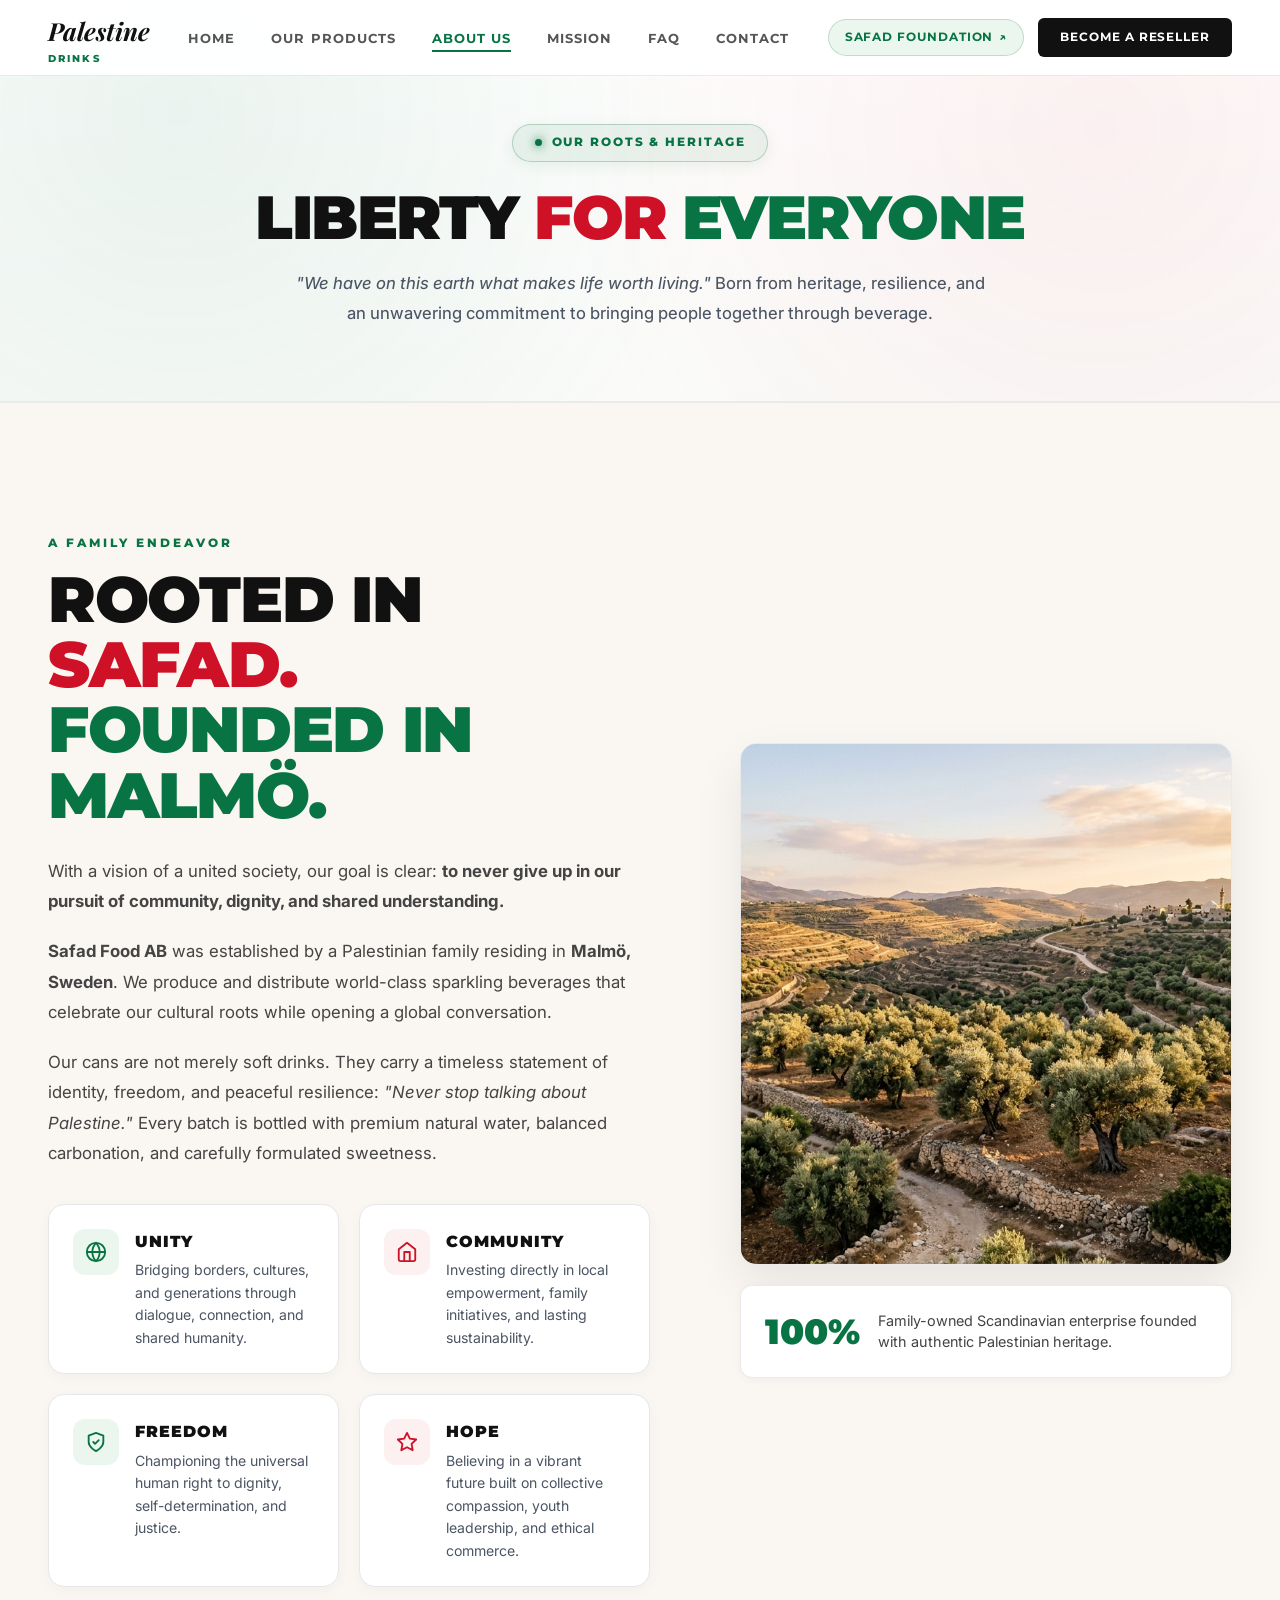
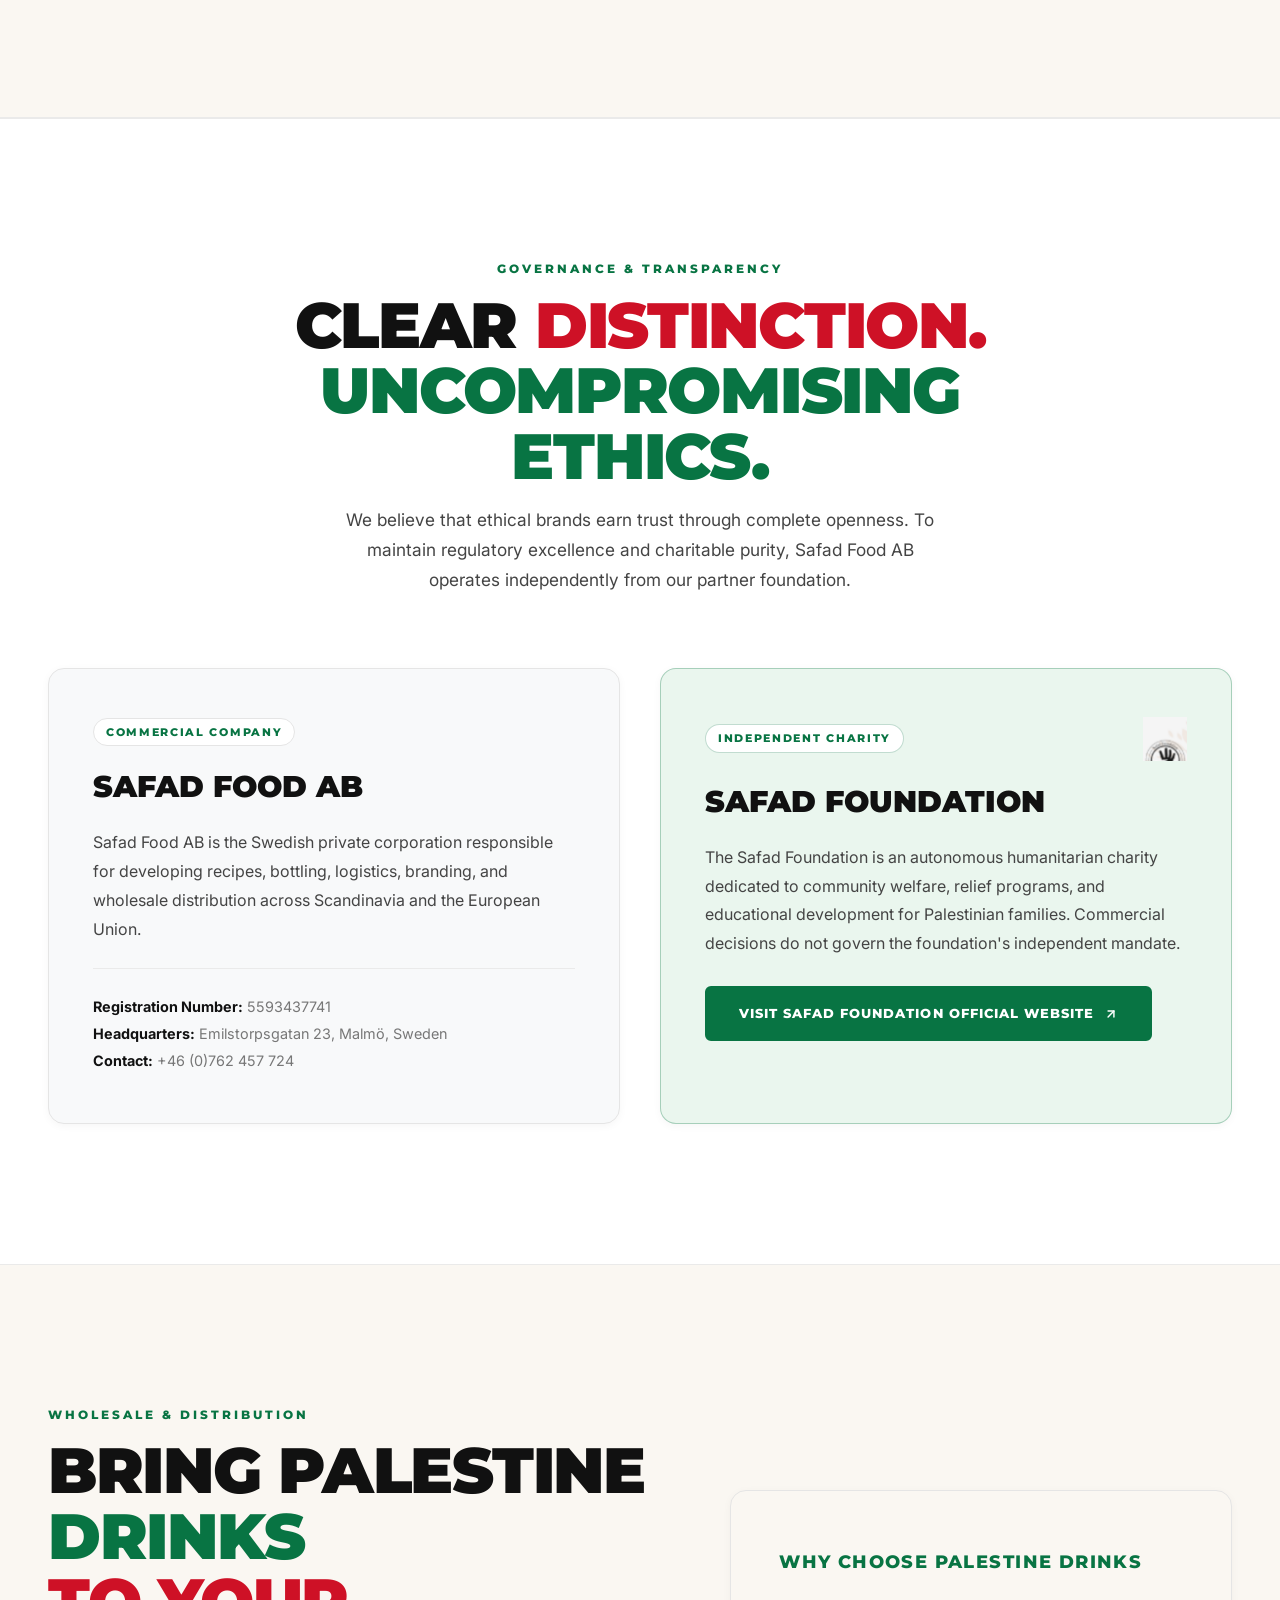
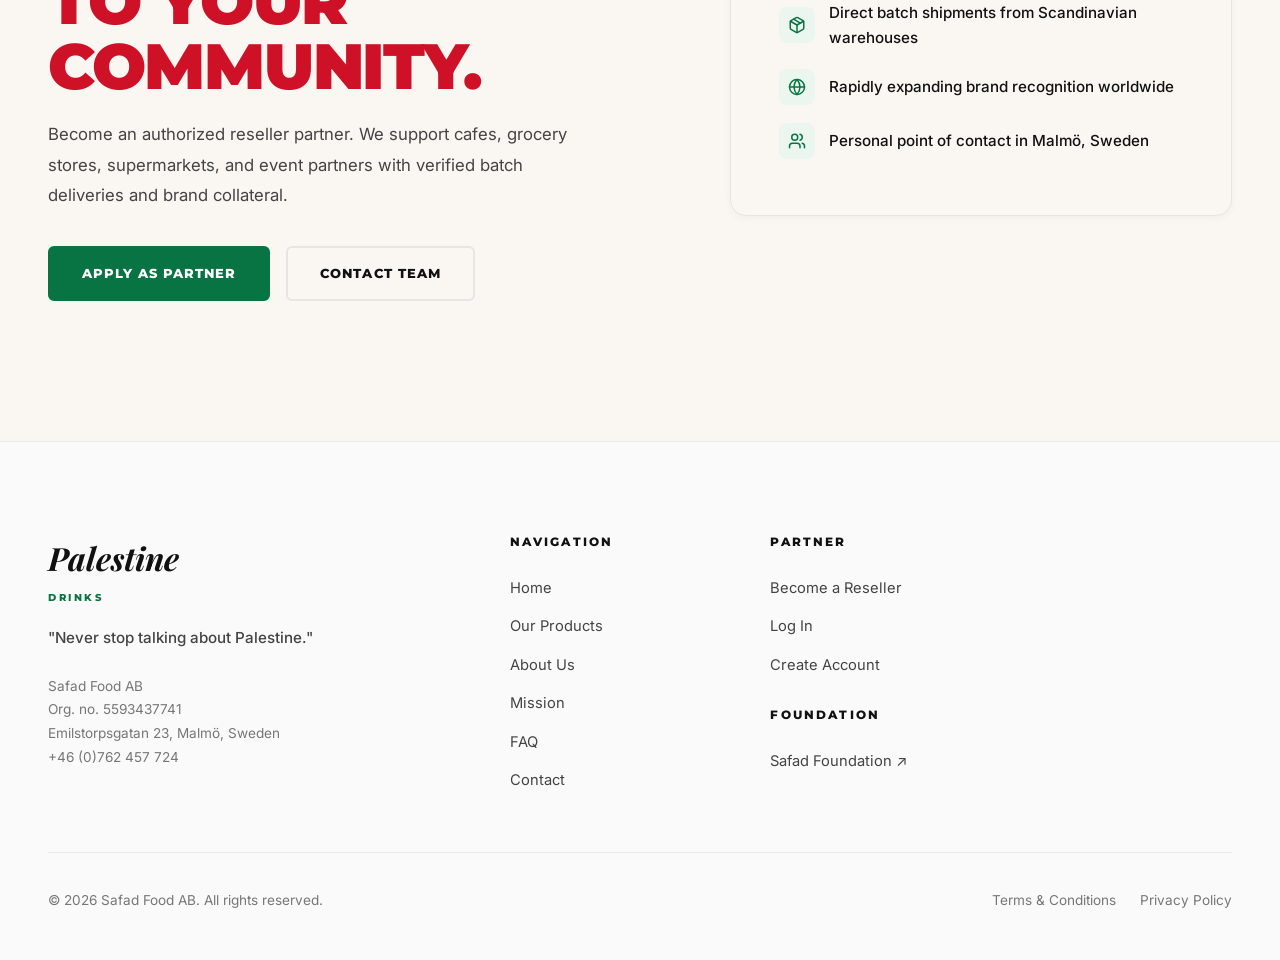
<file: Palestine Cola/about.html>
<!DOCTYPE html>
<html lang="en">
<head>
  <meta charset="UTF-8" />
  <meta name="viewport" content="width=device-width, initial-scale=1.0" />
  <title>About Us – Palestine Drinks</title>
  <meta name="description" content="Safad Food AB is a Palestinian family-owned enterprise based in Malmö, Sweden, bringing purpose, heritage, and unity to the global beverage industry." />
  <link rel="stylesheet" href="style.css" />
    <link rel="stylesheet" href="inner-pages-premium.css" />
  <link rel="preconnect" href="https://fonts.googleapis.com" />
  <link rel="preconnect" href="https://fonts.gstatic.com" crossorigin />
  <link href="https://fonts.googleapis.com/css2?family=Inter:wght@400;500;600;700&family=Montserrat:wght@400;700;800;900;950&display=swap" rel="stylesheet" />
</head>
<body>

<!-- ── SCROLL PROGRESS ── -->
<div id="scroll-progress" aria-hidden="true"></div>

<!-- ── PRELOADER ── -->
<div id="preloader" role="status" aria-label="Loading Palestine Drinks">
  <div class="preloader-logo">Palestine <span>Drinks</span></div>
  <div class="preloader-bar"><div class="preloader-bar-fill"></div></div>
</div>

<!-- ══════════════════════════════════
     NAVIGATION (PURE WHITE MODE)
══════════════════════════════════ -->
<header id="navbar" role="banner">
  <nav class="nav-inner" aria-label="Main navigation">
    <a href="index.html" class="nav-logo" aria-label="Palestine Drinks home">
      <div class="nav-logo-wrap">
        <span class="logo-script">Palestine</span>
        <span class="logo-sub">Drinks</span>
      </div>
    </a>

    <ul class="nav-links" role="list">
      <li><a href="index.html">Home</a></li>
      <li><a href="products.html">Our Products</a></li>
      <li><a href="about.html" class="active" aria-current="page">About Us</a></li>
      <li><a href="mission.html">Mission</a></li>
      <li><a href="faq.html">FAQ</a></li>
      <li><a href="contact.html">Contact</a></li>
    </ul>

    <div class="nav-right">
      <a href="https://www.safadfoundation.com/" target="_blank" rel="noopener noreferrer" class="btn-foundation-nav" aria-label="Visit Safad Foundation (opens in new tab)">
        Safad Foundation <span aria-hidden="true">↗</span>
      </a>
      <a href="register.html" class="btn-reseller">Become a Reseller</a>
      <button class="hamburger" id="hamburger" aria-expanded="false" aria-controls="mobile-menu" aria-label="Open menu">
        <span></span><span></span><span></span>
      </button>
    </div>
  </nav>
</header>

<!-- Mobile Menu -->
<div id="mobile-menu" role="dialog" aria-modal="true" aria-label="Mobile navigation" hidden>
  <a href="index.html">Home</a>
  <a href="products.html">Our Products</a>
  <a href="about.html">About Us</a>
  <a href="mission.html">Mission</a>
  <a href="faq.html">FAQ</a>
  <a href="contact.html">Contact</a>
  <div class="mobile-menu-cta">
    <a href="https://www.safadfoundation.com/" target="_blank" rel="noopener noreferrer" class="btn-foundation-nav" style="justify-content:center;padding:12px;">
      Safad Foundation ↗
    </a>
    <a href="register.html" class="btn-primary" style="justify-content:center;">Become a Reseller</a>
    <a href="login.html" class="btn-secondary" style="justify-content:center;">Partner Log In</a>
  </div>
</div>

<!-- ══════════════════════════════════
     PAGE HERO
══════════════════════════════════ -->
<main id="main-content">
<section class="page-hero" aria-label="About Us Header">
  <div class="page-hero-inner">
    <div class="hero-badge-pill reveal">
      <span class="badge-pulse-dot"></span>
      <span>Our Roots &amp; Heritage</span>
    </div>
    <h1 class="page-hero-title reveal delay-1 ip-fade-up">
      <span class="c-black">Liberty</span> <span class="c-red">For</span> <span class="c-green">Everyone</span>
    </h1>
    <p class="page-hero-desc reveal delay-2">
      <em>"We have on this earth what makes life worth living."</em> Born from heritage, resilience, and an unwavering commitment to bringing people together through beverage.
    </p>
  </div>
</section>

<!-- ══════════════════════════════════
     EDITORIAL STORY SECTION (LIGHT CREAM)
══════════════════════════════════ -->
<section id="about" style="background:var(--bg-cream);padding:130px 48px;" aria-label="Our Heritage &amp; Roots">
  <div class="about-inner">
    <div class="about-content">
      <span class="section-label reveal">A Family Endeavor</span>
      <h2 class="section-heading dark reveal delay-1 ip-fade-up"><span class="c-black">Rooted in</span> <span class="c-red">Safad.</span><br/><span class="c-green">Founded in Malmö.</span></h2>
      <div class="about-body reveal delay-2">
        <p>With a vision of a united society, our goal is clear: <strong>to never give up in our pursuit of community, dignity, and shared understanding.</strong></p>
        <p><strong>Safad Food AB</strong> was established by a Palestinian family residing in <strong>Malmö, Sweden</strong>. We produce and distribute world-class sparkling beverages that celebrate our cultural roots while opening a global conversation.</p>
        <p>Our cans are not merely soft drinks. They carry a timeless statement of identity, freedom, and peaceful resilience: <em>"Never stop talking about Palestine."</em> Every batch is bottled with premium natural water, balanced carbonation, and carefully formulated sweetness.</p>
      </div>

      <!-- Human Handcrafted Pillars (No Emojis) -->
      <div class="about-pillars reveal delay-3">
        
        <div class="about-pillar">
          <div class="pillar-icon green">
            <svg width="22" height="22" viewBox="0 0 24 24" fill="none" stroke="currentColor" stroke-width="2" stroke-linecap="round" stroke-linejoin="round" aria-hidden="true">
              <circle cx="12" cy="12" r="10"></circle>
              <path d="M12 2a14.5 14.5 0 0 0 0 20 14.5 14.5 0 0 0 0-20"></path>
              <path d="M2 12h20"></path>
            </svg>
          </div>
          <div>
            <div class="pillar-name">Unity</div>
            <div class="pillar-text">Bridging borders, cultures, and generations through dialogue, connection, and shared humanity.</div>
          </div>
        </div>

        <div class="about-pillar">
          <div class="pillar-icon red">
            <svg width="22" height="22" viewBox="0 0 24 24" fill="none" stroke="currentColor" stroke-width="2" stroke-linecap="round" stroke-linejoin="round" aria-hidden="true">
              <path d="m3 9 9-7 9 7v11a2 2 0 0 1-2 2H5a2 2 0 0 1-2-2z"></path>
              <polyline points="9 22 9 12 15 12 15 22"></polyline>
            </svg>
          </div>
          <div>
            <div class="pillar-name">Community</div>
            <div class="pillar-text">Investing directly in local empowerment, family initiatives, and lasting sustainability.</div>
          </div>
        </div>

        <div class="about-pillar">
          <div class="pillar-icon green">
            <svg width="22" height="22" viewBox="0 0 24 24" fill="none" stroke="currentColor" stroke-width="2" stroke-linecap="round" stroke-linejoin="round" aria-hidden="true">
              <path d="M12 22s8-4 8-10V5l-8-3-8 3v7c0 6 8 10 8 10z"></path>
              <path d="m9 12 2 2 4-4"></path>
            </svg>
          </div>
          <div>
            <div class="pillar-name">Freedom</div>
            <div class="pillar-text">Championing the universal human right to dignity, self-determination, and justice.</div>
          </div>
        </div>

        <div class="about-pillar">
          <div class="pillar-icon red">
            <svg width="22" height="22" viewBox="0 0 24 24" fill="none" stroke="currentColor" stroke-width="2" stroke-linecap="round" stroke-linejoin="round" aria-hidden="true">
              <polygon points="12 2 15.09 8.26 22 9.27 17 14.14 18.18 21.02 12 17.77 5.82 21.02 7 14.14 2 9.27 8.91 8.26 12 2"></polygon>
            </svg>
          </div>
          <div>
            <div class="pillar-name">Hope</div>
            <div class="pillar-text">Believing in a vibrant future built on collective compassion, youth leadership, and ethical commerce.</div>
          </div>
        </div>

      </div>
    </div>

    <div class="about-visual reveal-right delay-2">
      <div class="about-img-wrap">
        <img src="assets/images/palestine-landscape.jpg" alt="Sunlit Palestinian Olive Groves" loading="lazy" />
      </div>
      <div style="margin-top:20px;padding:24px;background:var(--white);border-radius:12px;border:1px solid var(--border-light);box-shadow:var(--shadow-sm);display:flex;align-items:center;gap:18px;">
        <div style="font-family:var(--font-display);font-size:2.2rem;font-weight:900;color:var(--green);line-height:1;">100%</div>
        <div style="font-size:0.9rem;color:var(--text-body);line-height:1.5;">Family-owned Scandinavian enterprise founded with authentic Palestinian heritage.</div>
      </div>
    </div>
  </div>
</section>

<!-- ══════════════════════════════════
     TRANSPARENCY & GOVERNANCE (CLEAN WHITE MODE)
══════════════════════════════════ -->
<section style="background:var(--white);padding:140px 48px;border-top:1px solid var(--border-light);border-bottom:1px solid var(--border-light);" aria-label="Governance &amp; Foundation Distinction">
  <div style="max-width:1440px;margin:0 auto;">
    <div style="text-align:center;max-width:820px;margin:0 auto 72px;">
      <span class="section-label reveal">Governance &amp; Transparency</span>
      <h2 class="section-heading reveal delay-1 ip-fade-up"><span class="c-black">Clear</span> <span class="c-red">Distinction.</span><br/><span class="c-green">Uncompromising Ethics.</span></h2>
      <p class="section-sub reveal delay-2" style="margin:16px auto 0;">
        We believe that ethical brands earn trust through complete openness. To maintain regulatory excellence and charitable purity, Safad Food AB operates independently from our partner foundation.
      </p>
    </div>

    <div style="display:grid;grid-template-columns:1fr 1fr;gap:40px;">
      <!-- Commercial Enterprise Card -->
      <div class="reveal-left delay-2" style="background:var(--bg-subtle);border:1.5px solid var(--border-card);border-radius:16px;padding:48px 44px;box-shadow:var(--shadow-sm);">
        <div style="display:inline-block;padding:4px 12px;background:var(--white);border:1px solid var(--border-card);border-radius:20px;font-family:var(--font-display);font-size:0.7rem;font-weight:800;letter-spacing:0.15em;color:var(--green);text-transform:uppercase;margin-bottom:16px;">
          Commercial Company
        </div>
        <h3 style="font-family:var(--font-display);font-size:1.9rem;font-weight:900;color:var(--text-main);margin-bottom:16px;text-transform:uppercase;">Safad Food AB</h3>
        <p style="color:var(--text-body);line-height:1.8;font-size:1rem;margin-bottom:24px;">
          Safad Food AB is the Swedish private corporation responsible for developing recipes, bottling, logistics, branding, and wholesale distribution across Scandinavia and the European Union.
        </p>
        <div style="padding-top:24px;border-top:1px solid var(--border-light);font-size:0.9rem;color:var(--text-muted);line-height:1.9;">
          <div><strong style="color:var(--text-main);">Registration Number:</strong> 5593437741</div>
          <div><strong style="color:var(--text-main);">Headquarters:</strong> Emilstorpsgatan 23, Malmö, Sweden</div>
          <div><strong style="color:var(--text-main);">Contact:</strong> +46 (0)762 457 724</div>
        </div>
      </div>

      <!-- Foundation Card -->
      <div class="reveal-right delay-2" style="background:var(--green-light);border:1.5px solid rgba(8,116,67,0.3);border-radius:16px;padding:48px 44px;box-shadow:var(--shadow-sm);">
        <div style="display:flex;align-items:center;justify-content:space-between;margin-bottom:16px;">
          <div style="display:inline-block;padding:4px 12px;background:var(--white);border:1px solid rgba(8,116,67,0.25);border-radius:20px;font-family:var(--font-display);font-size:0.7rem;font-weight:800;letter-spacing:0.15em;color:var(--green);text-transform:uppercase;">
            Independent Charity
          </div>
          <img src="assets/images/safad-foundation.png" alt="Safad Foundation logo" style="height:44px;width:auto;" />
        </div>
        <h3 style="font-family:var(--font-display);font-size:1.9rem;font-weight:900;color:var(--text-main);margin-bottom:16px;text-transform:uppercase;">Safad Foundation</h3>
        <p style="color:var(--text-body);line-height:1.8;font-size:1rem;margin-bottom:28px;">
          The Safad Foundation is an autonomous humanitarian charity dedicated to community welfare, relief programs, and educational development for Palestinian families. Commercial decisions do not govern the foundation's independent mandate.
        </p>
        <div>
          <a href="https://www.safadfoundation.com/" target="_blank" rel="noopener noreferrer" class="btn-primary" style="display:inline-flex;align-items:center;gap:10px;">
            Visit Safad Foundation Official Website
            <svg width="14" height="14" viewBox="0 0 24 24" fill="none" stroke="currentColor" stroke-width="2.5" stroke-linecap="round" stroke-linejoin="round" aria-hidden="true"><line x1="7" y1="17" x2="17" y2="7"></line><polyline points="7 7 17 7 17 17"></polyline></svg>
          </a>
        </div>
      </div>
    </div>
  </div>
</section>

<!-- ══════════════════════════════════
     RESELLER CTA (PURE WHITE MODE)
══════════════════════════════════ -->
<section id="reseller" style="background:var(--bg-cream);" aria-label="Become a reseller">
  <div class="reseller-inner">
    <div class="reseller-content">
      <span class="section-label reveal">Wholesale &amp; Distribution</span>
      <h2 class="section-heading dark reveal delay-1 ip-fade-up"><span class="c-black">Bring Palestine</span> <span class="c-green">Drinks</span><br/><span class="c-red">To Your Community.</span></h2>
      <p class="reseller-text reveal delay-2">
        Become an authorized reseller partner. We support cafes, grocery stores, supermarkets, and event partners with verified batch deliveries and brand collateral.
      </p>
      <div class="reseller-btns reveal delay-3">
        <a href="register.html" class="btn-primary">Apply as Partner</a>
        <a href="contact.html" class="btn-secondary">Contact Team</a>
      </div>
    </div>

    <div class="reseller-visual reveal-right delay-2">
      <p class="reseller-visual-heading">Why Choose Palestine Drinks</p>
      <div class="reseller-perks">
        
        <div class="reseller-perk">
          <div class="perk-icon">
            <svg width="18" height="18" viewBox="0 0 24 24" fill="none" stroke="currentColor" stroke-width="2" stroke-linecap="round" stroke-linejoin="round"><path d="m7.5 4.27 9 5.15"></path><path d="M21 8a2 2 0 0 0-1-1.73l-7-4a2 2 0 0 0-2 0l-7 4A2 2 0 0 0 3 8v8a2 2 0 0 0 1 1.73l7 4a2 2 0 0 0 2 0l7-4A2 2 0 0 0 21 16Z"></path><path d="m3.3 7 8.7 5 8.7-5"></path><path d="M12 22V12"></path></svg>
          </div>
          <span>Direct batch shipments from Scandinavian warehouses</span>
        </div>

        <div class="reseller-perk">
          <div class="perk-icon">
            <svg width="18" height="18" viewBox="0 0 24 24" fill="none" stroke="currentColor" stroke-width="2" stroke-linecap="round" stroke-linejoin="round"><circle cx="12" cy="12" r="10"></circle><line x1="2" y1="12" x2="22" y2="12"></line><path d="M12 2a15.3 15.3 0 0 1 4 10 15.3 15.3 0 0 1-4 10 15.3 15.3 0 0 1-4-10 15.3 15.3 0 0 1 4-10z"></path></svg>
          </div>
          <span>Rapidly expanding brand recognition worldwide</span>
        </div>

        <div class="reseller-perk">
          <div class="perk-icon">
            <svg width="18" height="18" viewBox="0 0 24 24" fill="none" stroke="currentColor" stroke-width="2" stroke-linecap="round" stroke-linejoin="round"><path d="M16 21v-2a4 4 0 0 0-4-4H6a4 4 0 0 0-4 4v2"></path><circle cx="9" cy="7" r="4"></circle><path d="M22 21v-2a4 4 0 0 0-3-3.87"></path><path d="M16 3.13a4 4 0 0 1 0 7.75"></path></svg>
          </div>
          <span>Personal point of contact in Malmö, Sweden</span>
        </div>

      </div>
    </div>
  </div>
</section>
</main>

<!-- ══════════════════════════════════
     FOOTER
══════════════════════════════════ -->
<footer id="footer" role="contentinfo">
  <div class="footer-inner">
    <div class="footer-top">
      <div class="footer-brand">
        <div class="footer-logo">Palestine</div>
        <div class="footer-logo-sub">Drinks</div>
        <p class="footer-tagline">"Never stop talking about Palestine."</p>
        <div class="footer-company-info">
          Safad Food AB<br/>
          Org. no. 5593437741<br/>
          Emilstorpsgatan 23, Malmö, Sweden<br/>
          +46 (0)762 457 724
        </div>
      </div>

      <div>
        <p class="footer-col-title">Navigation</p>
        <ul class="footer-links" role="list">
          <li><a href="index.html">Home</a></li>
          <li><a href="products.html">Our Products</a></li>
          <li><a href="about.html">About Us</a></li>
          <li><a href="mission.html">Mission</a></li>
          <li><a href="faq.html">FAQ</a></li>
          <li><a href="contact.html">Contact</a></li>
        </ul>
      </div>

      <div>
        <p class="footer-col-title">Partner</p>
        <ul class="footer-links" role="list">
          <li><a href="register.html">Become a Reseller</a></li>
          <li><a href="login.html">Log In</a></li>
          <li><a href="register.html">Create Account</a></li>
        </ul>
        <p class="footer-col-title" style="margin-top:28px">Foundation</p>
        <ul class="footer-links" role="list">
          <li><a href="https://www.safadfoundation.com/" target="_blank" rel="noopener noreferrer">Safad Foundation ↗</a></li>
        </ul>
      </div>
    </div>

    <div class="footer-bottom">
      <p class="footer-copy">© 2026 Safad Food AB. All rights reserved.</p>
      <nav class="footer-legal" aria-label="Legal links">
        <a href="#">Terms &amp; Conditions</a>
        <a href="#">Privacy Policy</a>
      </nav>
    </div>
  </div>
</footer>

<script src="script.js"></script>
</body>
</html>
</file>
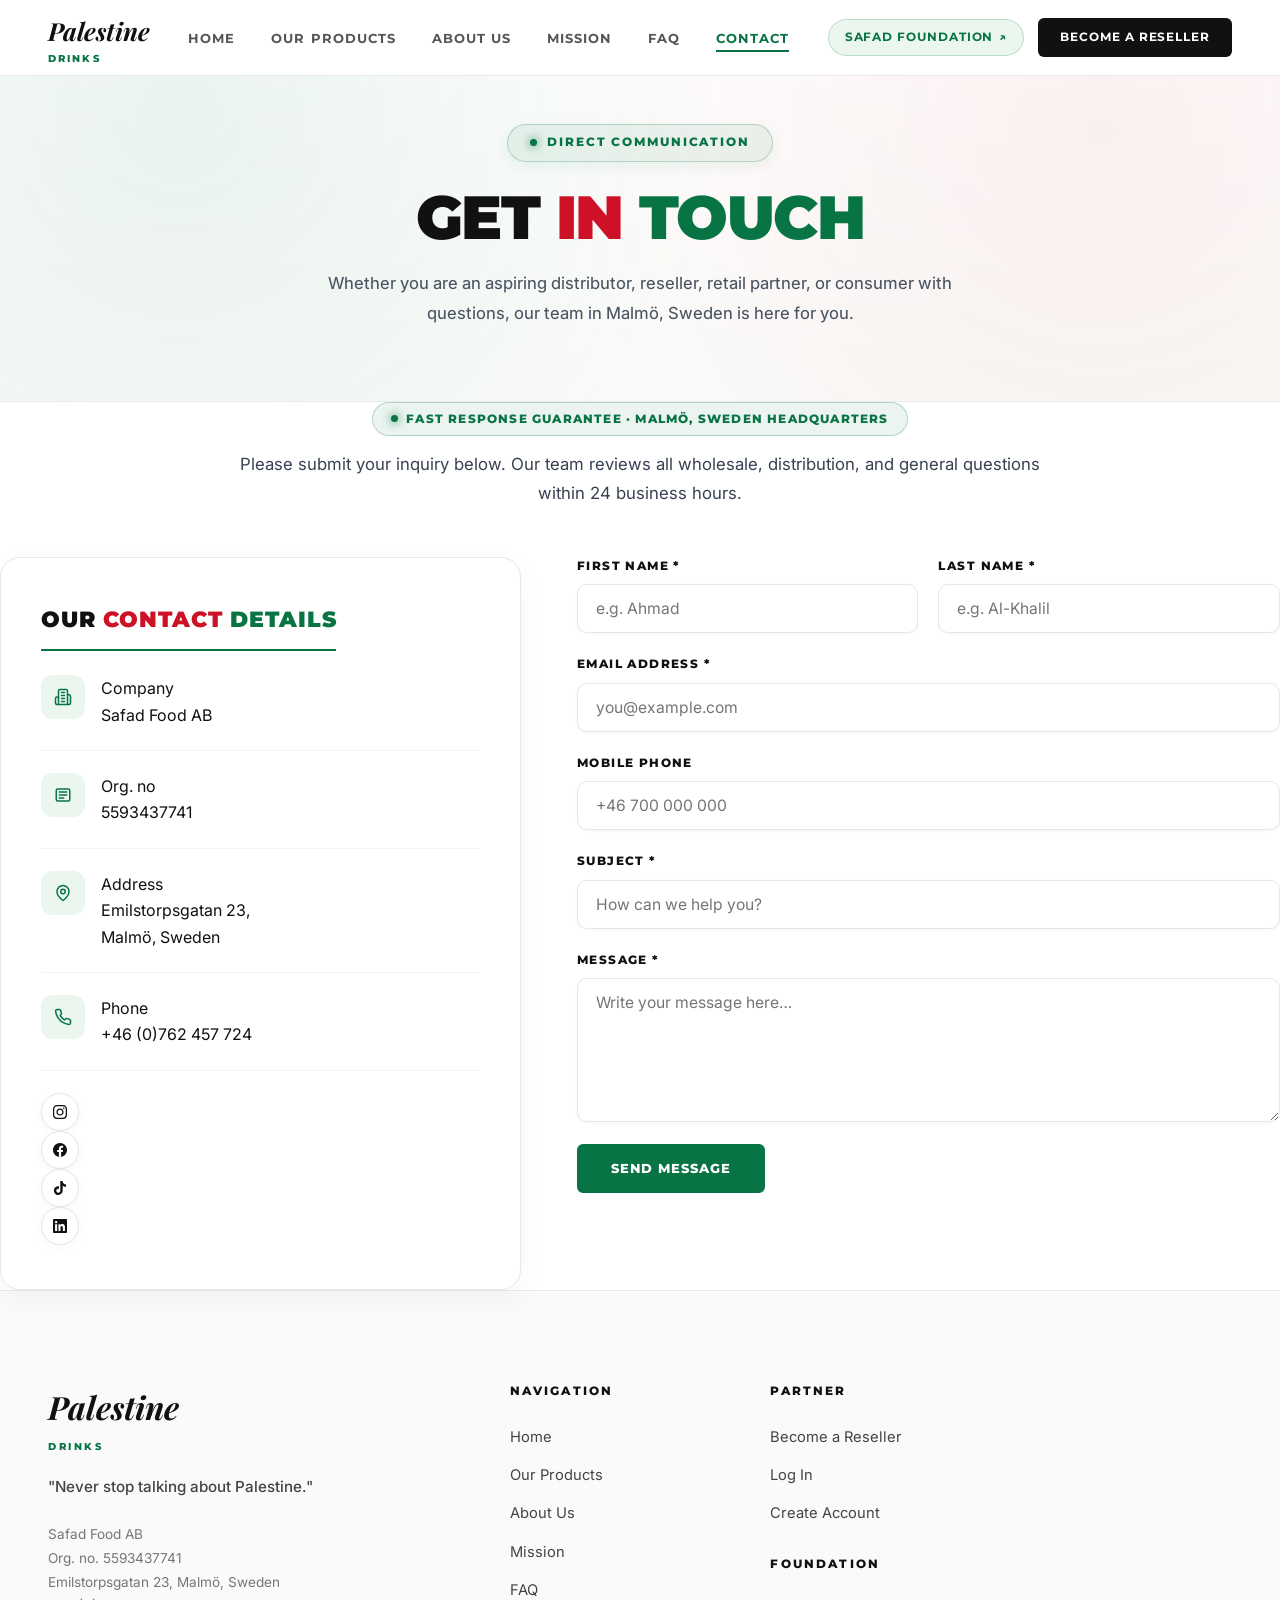
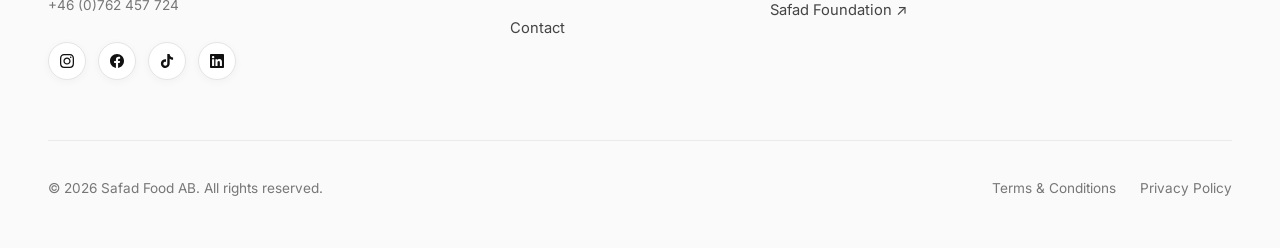
<file: Palestine Cola/contact.html>
<!DOCTYPE html>
<html lang="en">
<head>
  <meta charset="UTF-8" />
  <meta name="viewport" content="width=device-width, initial-scale=1.0" />
  <title>Contact – Palestine Drinks</title>
  <meta name="description" content="Contact Palestine Drinks – Safad Food AB, Malmö, Sweden." />
  <link rel="stylesheet" href="style.css" />
    <link rel="stylesheet" href="inner-pages-premium.css" />
  <link rel="preconnect" href="https://fonts.googleapis.com" />
  <link rel="preconnect" href="https://fonts.gstatic.com" crossorigin />
  <link href="https://fonts.googleapis.com/css2?family=Inter:wght@400;500;600;700&family=Montserrat:wght@400;700;800;900;950&family=Playfair+Display:ital,wght@0,700;1,700&display=swap" rel="stylesheet" />
</head>
<body>

<!-- ── SCROLL PROGRESS ── -->
<div id="scroll-progress" aria-hidden="true"></div>

<!-- ── PRELOADER ── -->
<div id="preloader" role="status" aria-label="Loading Palestine Drinks">
  <div class="preloader-logo">Palestine <span>Drinks</span></div>
  <div class="preloader-bar"><div class="preloader-bar-fill"></div></div>
</div>

<!-- ══════════════════════════════════
     NAVIGATION
══════════════════════════════════ -->
<header id="navbar" role="banner">
  <nav class="nav-inner" aria-label="Main navigation">
    <a href="index.html" class="nav-logo" aria-label="Palestine Drinks home">
      <div class="nav-logo-wrap">
        <span class="logo-script">Palestine</span>
        <span class="logo-sub">Drinks</span>
      </div>
    </a>

    <ul class="nav-links" role="list">
      <li><a href="index.html">Home</a></li>
      <li><a href="products.html">Our Products</a></li>
      <li><a href="about.html">About Us</a></li>
      <li><a href="mission.html">Mission</a></li>
      <li><a href="faq.html">FAQ</a></li>
      <li><a href="contact.html" class="active" aria-current="page">Contact</a></li>
    </ul>

    <div class="nav-right">
      <a href="https://www.safadfoundation.com/" target="_blank" rel="noopener noreferrer" class="btn-foundation-nav" aria-label="Visit Safad Foundation (opens in new tab)">
        Safad Foundation <span aria-hidden="true">↗</span>
      </a>
      <a href="register.html" class="btn-reseller">Become a Reseller</a>
      <button class="hamburger" id="hamburger" aria-expanded="false" aria-controls="mobile-menu" aria-label="Open menu">
        <span></span><span></span><span></span>
      </button>
    </div>
  </nav>
</header>

<!-- mobile menu -->
<div id="mobile-menu" role="dialog" aria-modal="true" aria-label="Mobile navigation" hidden>
  <a href="index.html">Home</a>
  <a href="products.html">Our Products</a>
  <a href="about.html">About Us</a>
  <a href="mission.html">Mission</a>
  <a href="faq.html">FAQ</a>
  <a href="contact.html" class="active" aria-current="page">Contact</a>
  <div class="mobile-menu-cta">
    <a href="https://www.safadfoundation.com/" target="_blank" rel="noopener noreferrer" class="btn-foundation-nav" style="justify-content:center;padding:12px;">
      Safad Foundation ↗
    </a>
    <a href="register.html" class="btn-primary" style="justify-content:center;">Become a Reseller</a>
    <a href="login.html" class="btn-secondary" style="justify-content:center;">Partner Log In</a>
  </div>
</div>

<!-- ══════════════════════════════════
     PAGE HERO
══════════════════════════════════ -->
<main id="main-content">
<section class="page-hero" aria-label="Contact hero">
  <div class="page-hero-inner">
    <div class="hero-badge-pill reveal">
      <span class="badge-pulse-dot"></span>
      <span>Direct Communication</span>
    </div>
    <h1 class="page-hero-title reveal delay-1 ip-fade-up">
      <span class="c-black">Get</span> <span class="c-red">In</span> <span class="c-green">Touch</span>
    </h1>
    <p class="page-hero-desc reveal delay-2">
      Whether you are an aspiring distributor, reseller, retail partner, or consumer with questions, our team in Malmö, Sweden is here for you.
    </p>
  </div>
</section>

<!-- ══════════════════════════════════
     CONTACT CONTENT
══════════════════════════════════ -->
<section class="page-content" aria-label="Contact section">
  <div class="page-content-inner">

    <div class="contact-header-banner reveal ip-fade-up">
      <div class="contact-badge-pill">
        <span class="badge-pulse-dot"></span>
        <span>Fast Response Guarantee · Malmö, Sweden Headquarters</span>
      </div>
      <p class="contact-intro-text">Please submit your inquiry below. Our team reviews all wholesale, distribution, and general questions within 24 business hours.</p>
    </div>

    <div class="contact-grid">

      <!-- LEFT: Company Info Card -->
      <aside class="contact-info-card reveal contact-info-card ip-fade-left" aria-label="Company information">
        <h2 class="contact-info-title"><span class="c-black">Our</span> <span class="c-red">Contact</span> <span class="c-green">Details</span></h2>

        <div class="contact-detail">
          <div class="contact-icon contact-icon-circle" aria-hidden="true">
            <svg width="18" height="18" viewBox="0 0 24 24" fill="none" stroke="currentColor" stroke-width="2" stroke-linecap="round" stroke-linejoin="round"><path d="M6 22V4a2 2 0 0 1 2-2h8a2 2 0 0 1 2 2v18Z"/><path d="M6 12H4a2 2 0 0 0-2 2v6a2 2 0 0 0 2 2h2"/><path d="M18 9h2a2 2 0 0 1 2 2v9a2 2 0 0 1-2 2h-2"/><path d="M10 6h4"/><path d="M10 10h4"/><path d="M10 14h4"/><path d="M10 18h4"/></svg>
          </div>
          <div class="contact-detail-body">
            <div class="contact-detail-label">Company</div>
            <div class="contact-detail-value">Safad Food AB</div>
          </div>
        </div>

        <div class="contact-detail">
          <div class="contact-icon contact-icon-circle" aria-hidden="true">
            <svg width="18" height="18" viewBox="0 0 24 24" fill="none" stroke="currentColor" stroke-width="2" stroke-linecap="round" stroke-linejoin="round"><rect x="3" y="4" width="18" height="16" rx="2"/><line x1="7" y1="8" x2="17" y2="8"/><line x1="7" y1="12" x2="17" y2="12"/><line x1="7" y1="16" x2="13" y2="16"/></svg>
          </div>
          <div class="contact-detail-body">
            <div class="contact-detail-label">Org. no</div>
            <div class="contact-detail-value">5593437741</div>
          </div>
        </div>

        <div class="contact-detail">
          <div class="contact-icon contact-icon-circle" aria-hidden="true">
            <svg width="18" height="18" viewBox="0 0 24 24" fill="none" stroke="currentColor" stroke-width="2" stroke-linecap="round" stroke-linejoin="round"><path d="M20 10c0 6-8 12-8 12s-8-6-8-12a8 8 0 0 1 16 0Z"/><circle cx="12" cy="10" r="3"/></svg>
          </div>
          <div class="contact-detail-body">
            <div class="contact-detail-label">Address</div>
            <div class="contact-detail-value">Emilstorpsgatan 23,<br/>Malmö, Sweden</div>
          </div>
        </div>

        <div class="contact-detail">
          <div class="contact-icon contact-icon-circle" aria-hidden="true">
            <svg width="18" height="18" viewBox="0 0 24 24" fill="none" stroke="currentColor" stroke-width="2" stroke-linecap="round" stroke-linejoin="round"><path d="M22 16.92v3a2 2 0 0 1-2.18 2 19.79 19.79 0 0 1-8.63-3.07 19.5 19.5 0 0 1-6-6 19.79 19.79 0 0 1-3.07-8.67A2 2 0 0 1 4.11 2h3a2 2 0 0 1 2 1.72 12.84 12.84 0 0 0 .7 2.81 2 2 0 0 1-.45 2.11L8.09 9.91a16 16 0 0 0 6 6l1.27-1.27a2 2 0 0 1 2.11-.45 12.84 12.84 0 0 0 2.81.7A2 2 0 0 1 22 16.92z"/></svg>
          </div>
          <div class="contact-detail-body">
            <div class="contact-detail-label">Phone</div>
            <div class="contact-detail-value"><a href="tel:+46762457724" class="contact-link">+46 (0)762 457 724</a></div>
          </div>
        </div>

        <div class="contact-info-social" aria-label="Social media">
          <button class="footer-social-icon" onclick="window.open('https://www.instagram.com/palestine.drinks/','_blank','noopener')" aria-label="Instagram">
            <svg width="14" height="14" viewBox="0 0 24 24" fill="currentColor" aria-hidden="true"><path d="M12 2.163c3.204 0 3.584.012 4.85.07 3.252.148 4.771 1.691 4.919 4.919.058 1.265.069 1.645.069 4.849 0 3.205-.012 3.584-.069 4.849-.149 3.225-1.664 4.771-4.919 4.919-1.266.058-1.644.07-4.85.07-3.204 0-3.584-.012-4.849-.07-3.26-.149-4.771-1.699-4.919-4.92-.058-1.265-.07-1.644-.07-4.849 0-3.204.013-3.583.07-4.849.149-3.227 1.664-4.771 4.919-4.919 1.266-.057 1.645-.069 4.849-.069zm0-2.163c-3.259 0-3.667.014-4.947.072-4.358.2-6.78 2.618-6.98 6.98-.059 1.281-.073 1.689-.073 4.948 0 3.259.014 3.668.072 4.948.2 4.358 2.618 6.78 6.98 6.98 1.281.058 1.689.072 4.948.072 3.259 0 3.668-.014 4.948-.072 4.354-.2 6.782-2.618 6.979-6.98.059-1.28.073-1.689.073-4.948 0-3.259-.014-3.667-.072-4.947-.196-4.354-2.617-6.78-6.979-6.98-1.281-.059-1.69-.073-4.949-.073zm0 5.838c-3.403 0-6.162 2.759-6.162 6.162s2.759 6.163 6.162 6.163 6.162-2.759 6.162-6.163c0-3.403-2.759-6.162-6.162-6.162zm0 10.162c-2.209 0-4-1.79-4-4 0-2.209 1.791-4 4-4s4 1.791 4 4c0 2.21-1.791 4-4 4zm6.406-11.845c-.796 0-1.441.645-1.441 1.44s.645 1.44 1.441 1.44c.795 0 1.439-.645 1.439-1.44s-.644-1.44-1.439-1.44z"/></svg>
          </button>
          <button class="footer-social-icon" onclick="window.open('https://www.facebook.com/palestinedrinks/','_blank','noopener')" aria-label="Facebook">
            <svg width="14" height="14" viewBox="0 0 24 24" fill="currentColor" aria-hidden="true"><path d="M24 12.073c0-6.627-5.373-12-12-12s-12 5.373-12 12c0 5.99 4.388 10.954 10.125 11.854v-8.385H7.078v-3.47h3.047V9.43c0-3.007 1.792-4.669 4.533-4.669 1.312 0 2.686.235 2.686.235v2.953H15.83c-1.491 0-1.956.925-1.956 1.874v2.25h3.328l-.532 3.47h-2.796v8.385C19.612 23.027 24 18.062 24 12.073z"/></svg>
          </button>
          <button class="footer-social-icon" onclick="window.open('https://www.tiktok.com/@palestine.drinks','_blank','noopener')" aria-label="TikTok">
            <svg width="14" height="14" viewBox="0 0 24 24" fill="currentColor" aria-hidden="true"><path d="M12.525.02c1.31-.02 2.61-.01 3.91-.02.08 1.53.63 3.09 1.75 4.17 1.12 1.11 2.7 1.62 4.24 1.79v4.03c-1.44-.05-2.89-.35-4.2-.97-.57-.26-1.1-.59-1.62-.93-.01 2.92.01 5.84-.02 8.75-.08 1.4-.54 2.79-1.35 3.94-1.31 1.92-3.58 3.17-5.91 3.21-1.43.08-2.86-.31-4.08-1.03-2.02-1.19-3.44-3.37-3.65-5.71-.02-.5-.03-1-.01-1.49.18-1.9 1.12-3.72 2.58-4.96 1.66-1.44 3.98-2.13 6.15-1.72.02 1.48-.04 2.96-.04 4.44-.99-.32-2.15-.23-3.02.37-.63.41-1.11 1.04-1.36 1.75-.21.51-.15 1.07-.14 1.61.24 1.64 1.82 3.02 3.5 2.87 1.12-.01 2.19-.66 2.77-1.61.19-.33.4-.67.41-1.06.1-1.79.06-3.57.07-5.36.01-4.03-.01-8.05.02-12.07z"/></svg>
          </button>
          <button class="footer-social-icon" onclick="window.open('https://www.linkedin.com/company/safad-food-ab/','_blank','noopener')" aria-label="LinkedIn">
            <svg width="14" height="14" viewBox="0 0 24 24" fill="currentColor" aria-hidden="true"><path d="M20.447 20.452h-3.554v-5.569c0-1.328-.027-3.037-1.852-3.037-1.853 0-2.136 1.445-2.136 2.939v5.667H9.351V9h3.414v1.561h.046c.477-.9 1.637-1.85 3.37-1.85 3.601 0 4.267 2.37 4.267 5.455v6.286zM5.337 7.433c-1.144 0-2.063-.926-2.063-2.065 0-1.138.92-2.063 2.063-2.063 1.14 0 2.064.925 2.064 2.063 0 1.139-.925 2.065-2.064 2.065zm1.782 13.019H3.555V9h3.564v11.452zM22.225 0H1.771C.792 0 0 .774 0 1.729v20.542C0 23.227.792 24 1.771 24h20.451C23.2 24 24 23.227 24 22.271V1.729C24 .774 23.2 0 22.222 0h.003z"/></svg>
          </button>
        </div>
      </aside>

      <!-- RIGHT: Contact Form -->
      <div class="contact-form-wrap reveal delay-1">
        <form id="contact-form" class="contact-form" novalidate aria-label="Contact form">

          <div class="form-row">
            <div class="form-group">
              <label class="form-label" for="first_name">First Name <span aria-hidden="true">*</span></label>
              <input class="form-input" type="text" id="first_name" name="first_name" placeholder="e.g. Ahmad" required autocomplete="given-name" />
            </div>
            <div class="form-group">
              <label class="form-label" for="last_name">Last Name <span aria-hidden="true">*</span></label>
              <input class="form-input" type="text" id="last_name" name="last_name" placeholder="e.g. Al-Khalil" required autocomplete="family-name" />
            </div>
          </div>

          <div class="form-group">
            <label class="form-label" for="email">Email Address <span aria-hidden="true">*</span></label>
            <input class="form-input" type="email" id="email" name="email" placeholder="you@example.com" required autocomplete="email" />
          </div>

          <div class="form-group">
            <label class="form-label" for="phone">Mobile Phone</label>
            <input class="form-input" type="tel" id="phone" name="phone" placeholder="+46 700 000 000" autocomplete="tel" />
          </div>

          <div class="form-group">
            <label class="form-label" for="subject">Subject <span aria-hidden="true">*</span></label>
            <input class="form-input" type="text" id="subject" name="subject" placeholder="How can we help you?" required />
          </div>

          <div class="form-group">
            <label class="form-label" for="message">Message <span aria-hidden="true">*</span></label>
            <textarea class="form-input" id="message" name="message" rows="6" placeholder="Write your message here…" required></textarea>
          </div>

          <button type="submit" class="btn-primary contact-submit">Send Message</button>
        </form>

        <!-- Success message shown by script.js after valid submission -->
        <div class="form-success" id="form-success" role="alert" aria-live="polite" hidden>
          <div class="form-success-icon" aria-hidden="true">
            <svg width="24" height="24" viewBox="0 0 24 24" fill="none" stroke="currentColor" stroke-width="2.5" stroke-linecap="round" stroke-linejoin="round"><polyline points="20 6 9 17 4 12"/></svg>
          </div>
          <h3 class="form-success-title">Message Sent!</h3>
          <p class="form-success-text">Thank you for reaching out. We will get back to you as soon as possible.</p>
        </div>
      </div>

    </div><!-- /.contact-grid -->
  </div><!-- /.page-content-inner -->
</section>
</main>

<!-- ══════════════════════════════════
     FOOTER
══════════════════════════════════ -->
<footer id="footer" role="contentinfo">
  <div class="footer-inner">
    <div class="footer-top">
      <div class="footer-brand">
        <div class="footer-logo">Palestine</div>
        <div class="footer-logo-sub">Drinks</div>
        <p class="footer-tagline">"Never stop talking about Palestine."</p>
        <div class="footer-company-info">
          Safad Food AB<br/>
          Org. no. 5593437741<br/>
          Emilstorpsgatan 23, Malmö, Sweden<br/>
          +46 (0)762 457 724
        </div>
        <div class="footer-social" aria-label="Social media links">
          <button class="footer-social-icon" onclick="window.open('https://www.instagram.com/palestine.drinks/','_blank','noopener')" aria-label="Instagram">
            <svg width="14" height="14" viewBox="0 0 24 24" fill="currentColor" aria-hidden="true"><path d="M12 2.163c3.204 0 3.584.012 4.85.07 3.252.148 4.771 1.691 4.919 4.919.058 1.265.069 1.645.069 4.849 0 3.205-.012 3.584-.069 4.849-.149 3.225-1.664 4.771-4.919 4.919-1.266.058-1.644.07-4.85.07-3.204 0-3.584-.012-4.849-.07-3.26-.149-4.771-1.699-4.919-4.92-.058-1.265-.07-1.644-.07-4.849 0-3.204.013-3.583.07-4.849.149-3.227 1.664-4.771 4.919-4.919 1.266-.057 1.645-.069 4.849-.069zm0-2.163c-3.259 0-3.667.014-4.947.072-4.358.2-6.78 2.618-6.98 6.98-.059 1.281-.073 1.689-.073 4.948 0 3.259.014 3.668.072 4.948.2 4.358 2.618 6.78 6.98 6.98 1.281.058 1.689.072 4.948.072 3.259 0 3.668-.014 4.948-.072 4.354-.2 6.782-2.618 6.979-6.98.059-1.28.073-1.689.073-4.948 0-3.259-.014-3.667-.072-4.947-.196-4.354-2.617-6.78-6.979-6.98-1.281-.059-1.69-.073-4.949-.073zm0 5.838c-3.403 0-6.162 2.759-6.162 6.162s2.759 6.163 6.162 6.163 6.162-2.759 6.162-6.163c0-3.403-2.759-6.162-6.162-6.162zm0 10.162c-2.209 0-4-1.79-4-4 0-2.209 1.791-4 4-4s4 1.791 4 4c0 2.21-1.791 4-4 4zm6.406-11.845c-.796 0-1.441.645-1.441 1.44s.645 1.44 1.441 1.44c.795 0 1.439-.645 1.439-1.44s-.644-1.44-1.439-1.44z"/></svg>
          </button>
          <button class="footer-social-icon" onclick="window.open('https://www.facebook.com/palestinedrinks/','_blank','noopener')" aria-label="Facebook">
            <svg width="14" height="14" viewBox="0 0 24 24" fill="currentColor" aria-hidden="true"><path d="M24 12.073c0-6.627-5.373-12-12-12s-12 5.373-12 12c0 5.99 4.388 10.954 10.125 11.854v-8.385H7.078v-3.47h3.047V9.43c0-3.007 1.792-4.669 4.533-4.669 1.312 0 2.686.235 2.686.235v2.953H15.83c-1.491 0-1.956.925-1.956 1.874v2.25h3.328l-.532 3.47h-2.796v8.385C19.612 23.027 24 18.062 24 12.073z"/></svg>
          </button>
          <button class="footer-social-icon" onclick="window.open('https://www.tiktok.com/@palestine.drinks','_blank','noopener')" aria-label="TikTok">
            <svg width="14" height="14" viewBox="0 0 24 24" fill="currentColor" aria-hidden="true"><path d="M12.525.02c1.31-.02 2.61-.01 3.91-.02.08 1.53.63 3.09 1.75 4.17 1.12 1.11 2.7 1.62 4.24 1.79v4.03c-1.44-.05-2.89-.35-4.2-.97-.57-.26-1.1-.59-1.62-.93-.01 2.92.01 5.84-.02 8.75-.08 1.4-.54 2.79-1.35 3.94-1.31 1.92-3.58 3.17-5.91 3.21-1.43.08-2.86-.31-4.08-1.03-2.02-1.19-3.44-3.37-3.65-5.71-.02-.5-.03-1-.01-1.49.18-1.9 1.12-3.72 2.58-4.96 1.66-1.44 3.98-2.13 6.15-1.72.02 1.48-.04 2.96-.04 4.44-.99-.32-2.15-.23-3.02.37-.63.41-1.11 1.04-1.36 1.75-.21.51-.15 1.07-.14 1.61.24 1.64 1.82 3.02 3.5 2.87 1.12-.01 2.19-.66 2.77-1.61.19-.33.4-.67.41-1.06.1-1.79.06-3.57.07-5.36.01-4.03-.01-8.05.02-12.07z"/></svg>
          </button>
          <button class="footer-social-icon" onclick="window.open('https://www.linkedin.com/company/safad-food-ab/','_blank','noopener')" aria-label="LinkedIn">
            <svg width="14" height="14" viewBox="0 0 24 24" fill="currentColor" aria-hidden="true"><path d="M20.447 20.452h-3.554v-5.569c0-1.328-.027-3.037-1.852-3.037-1.853 0-2.136 1.445-2.136 2.939v5.667H9.351V9h3.414v1.561h.046c.477-.9 1.637-1.85 3.37-1.85 3.601 0 4.267 2.37 4.267 5.455v6.286zM5.337 7.433c-1.144 0-2.063-.926-2.063-2.065 0-1.138.92-2.063 2.063-2.063 1.14 0 2.064.925 2.064 2.063 0 1.139-.925 2.065-2.064 2.065zm1.782 13.019H3.555V9h3.564v11.452zM22.225 0H1.771C.792 0 0 .774 0 1.729v20.542C0 23.227.792 24 1.771 24h20.451C23.2 24 24 23.227 24 22.271V1.729C24 .774 23.2 0 22.222 0h.003z"/></svg>
          </button>
        </div>
      </div>

      <div>
        <p class="footer-col-title">Navigation</p>
        <ul class="footer-links" role="list">
          <li><a href="index.html">Home</a></li>
          <li><a href="products.html">Our Products</a></li>
          <li><a href="about.html">About Us</a></li>
          <li><a href="mission.html">Mission</a></li>
          <li><a href="faq.html">FAQ</a></li>
          <li><a href="contact.html">Contact</a></li>
        </ul>
      </div>

      <div>
        <p class="footer-col-title">Partner</p>
        <ul class="footer-links" role="list">
          <li><a href="register.html">Become a Reseller</a></li>
          <li><a href="login.html">Log In</a></li>
          <li><a href="register.html">Create Account</a></li>
        </ul>
        <p class="footer-col-title" style="margin-top:28px">Foundation</p>
        <ul class="footer-links" role="list">
          <li><a href="https://www.safadfoundation.com/" target="_blank" rel="noopener noreferrer">Safad Foundation ↗</a></li>
        </ul>
      </div>
    </div>

    <div class="footer-bottom">
      <p class="footer-copy">© 2026 Safad Food AB. All rights reserved.</p>
      <nav class="footer-legal" aria-label="Legal links">
        <a href="#">Terms &amp; Conditions</a>
        <a href="#">Privacy Policy</a>
      </nav>
    </div>
  </div>
</footer>

<script src="script.js"></script>
</body>
</html>
</file>
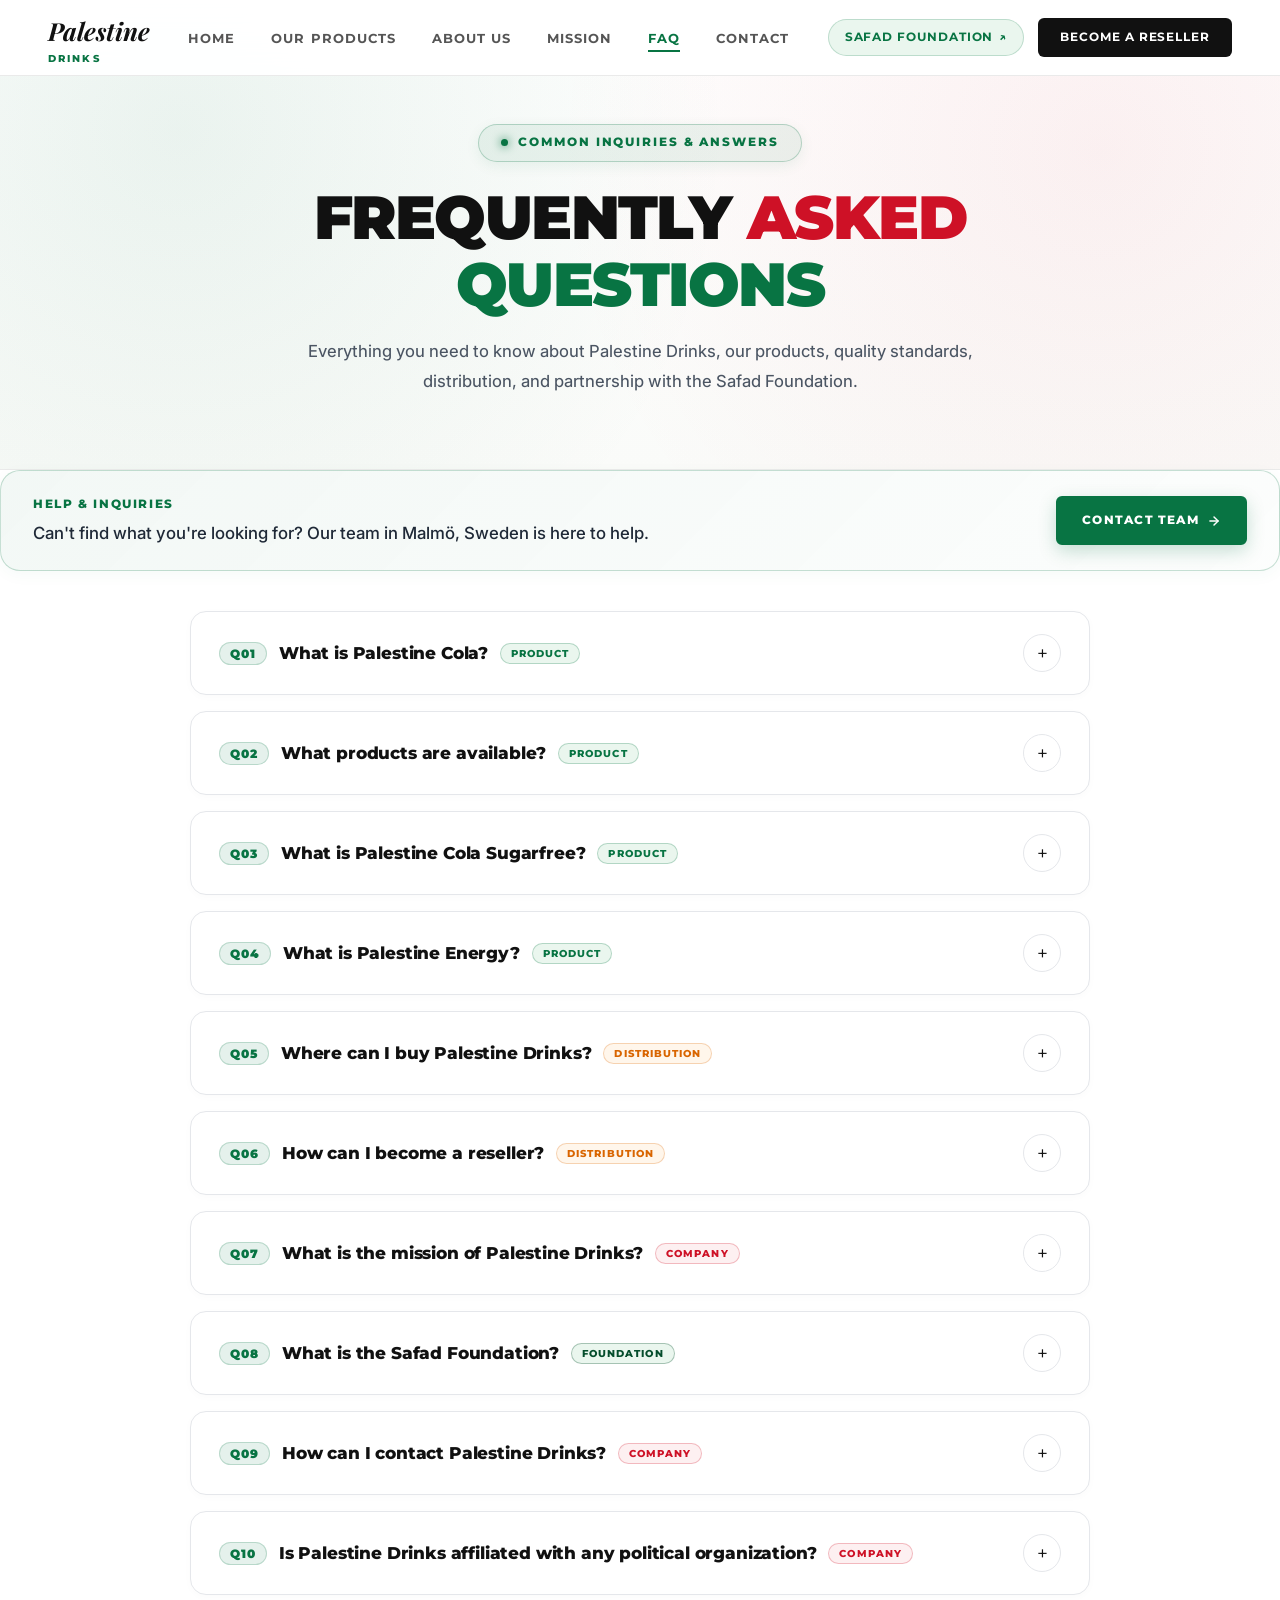
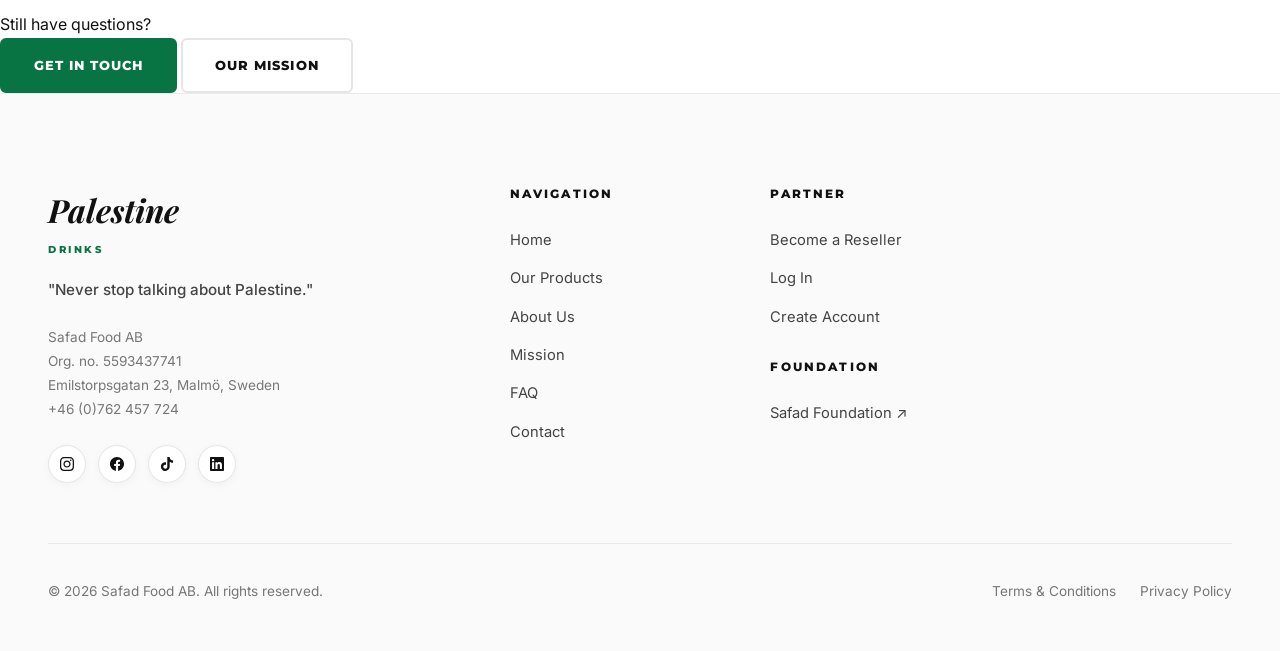
<file: Palestine Cola/faq.html>
<!DOCTYPE html>
<html lang="en">
<head>
  <meta charset="UTF-8" />
  <meta name="viewport" content="width=device-width, initial-scale=1.0" />
  <title>FAQ – Palestine Drinks</title>
  <meta name="description" content="Frequently asked questions about Palestine Drinks, Palestine Cola, and Safad Food AB." />
  <link rel="stylesheet" href="style.css" />
    <link rel="stylesheet" href="inner-pages-premium.css" />
  <link rel="preconnect" href="https://fonts.googleapis.com" />
  <link rel="preconnect" href="https://fonts.gstatic.com" crossorigin />
  <link href="https://fonts.googleapis.com/css2?family=Inter:wght@400;500;600;700&family=Montserrat:wght@400;700;800;900;950&display=swap" rel="stylesheet" />
</head>
<body>

<!-- ── SCROLL PROGRESS ── -->
<div id="scroll-progress" aria-hidden="true"></div>

<!-- ── PRELOADER ── -->
<div id="preloader" role="status" aria-label="Loading Palestine Drinks">
  <div class="preloader-logo">Palestine <span>Drinks</span></div>
  <div class="preloader-bar"><div class="preloader-bar-fill"></div></div>
</div>

<!-- ══════════════════════════════════
     NAVIGATION
══════════════════════════════════ -->
<header id="navbar" role="banner">
  <nav class="nav-inner" aria-label="Main navigation">
    <a href="index.html" class="nav-logo" aria-label="Palestine Drinks home">
      <div class="nav-logo-wrap">
        <span class="logo-script">Palestine</span>
        <span class="logo-sub">Drinks</span>
      </div>
    </a>

    <ul class="nav-links" role="list">
      <li><a href="index.html">Home</a></li>
      <li><a href="products.html">Our Products</a></li>
      <li><a href="about.html">About Us</a></li>
      <li><a href="mission.html">Mission</a></li>
      <li><a href="faq.html" class="active" aria-current="page">FAQ</a></li>
      <li><a href="contact.html">Contact</a></li>
    </ul>

    <div class="nav-right">
      <a href="https://www.safadfoundation.com/" target="_blank" rel="noopener noreferrer" class="btn-foundation-nav" aria-label="Visit Safad Foundation (opens in new tab)">
        Safad Foundation <span aria-hidden="true">↗</span>
      </a>
      <a href="register.html" class="btn-reseller">Become a Reseller</a>
      <button class="hamburger" id="hamburger" aria-expanded="false" aria-controls="mobile-menu" aria-label="Open menu">
        <span></span><span></span><span></span>
      </button>
    </div>
  </nav>
</header>

<!-- mobile menu -->
<div id="mobile-menu" role="dialog" aria-modal="true" aria-label="Mobile navigation" hidden>
  <a href="index.html">Home</a>
  <a href="products.html">Our Products</a>
  <a href="about.html">About Us</a>
  <a href="mission.html">Mission</a>
  <a href="faq.html" class="active" aria-current="page">FAQ</a>
  <a href="contact.html">Contact</a>
  <div class="mobile-menu-cta">
    <a href="https://www.safadfoundation.com/" target="_blank" rel="noopener noreferrer" class="btn-foundation-nav" style="justify-content:center;padding:12px;">
      Safad Foundation ↗
    </a>
    <a href="register.html" class="btn-primary" style="justify-content:center;">Become a Reseller</a>
    <a href="login.html" class="btn-secondary" style="justify-content:center;">Partner Log In</a>
  </div>
</div>

<!-- ══════════════════════════════════
     PAGE HERO
══════════════════════════════════ -->
<main id="main-content">
<section class="page-hero" aria-label="FAQ hero">
  <div class="page-hero-inner">
    <div class="hero-badge-pill reveal">
      <span class="badge-pulse-dot"></span>
      <span>Common Inquiries &amp; Answers</span>
    </div>
    <h1 class="page-hero-title reveal delay-1 ip-fade-up">
      <span class="c-black">Frequently</span> <span class="c-red">Asked</span> <span class="c-green">Questions</span>
    </h1>
    <p class="page-hero-desc reveal delay-2">
      Everything you need to know about Palestine Drinks, our products, quality standards, distribution, and partnership with the Safad Foundation.
    </p>
  </div>
</section>

<!-- ══════════════════════════════════
     FAQ CONTENT
══════════════════════════════════ -->
<section class="page-content" aria-label="Frequently asked questions">
  <div class="page-content-inner">

    <div class="faq-intro-card reveal ip-fade-up">
      <div class="faq-intro-left">
        <span class="faq-intro-badge">Help &amp; Inquiries</span>
        <p class="faq-intro-text">Can't find what you're looking for? Our team in Malmö, Sweden is here to help.</p>
      </div>
      <a href="contact.html" class="btn-primary faq-intro-btn">
        <span>Contact Team</span>
        <svg width="14" height="14" viewBox="0 0 24 24" fill="none" stroke="currentColor" stroke-width="2.5" stroke-linecap="round" stroke-linejoin="round" aria-hidden="true"><line x1="5" y1="12" x2="19" y2="12"></line><polyline points="12 5 19 12 12 19"></polyline></svg>
      </a>
    </div>

    <div class="faq-list" role="list">

      <!-- Q1 -->
      <div class="faq-item reveal ip-fade-up" role="listitem">
        <button class="faq-q" aria-expanded="false" aria-controls="faq-a-1" id="faq-q-1">
          <span><em class="faq-num">Q01</em> What is Palestine Cola? <span class="faq-badge badge-product">Product</span></span>
          <span class="faq-icon" aria-hidden="true">+</span>
        </button>
        <div class="faq-a" id="faq-a-1" role="region" aria-labelledby="faq-q-1" hidden>
          <div class="faq-a-inner">
            Palestine Cola is a refreshing cola drink crafted by Safad Food AB, a Palestinian family-owned company based in Malmö, Sweden. It perfectly balances bubbles and sweetness, offering a moment of joy and freedom with every sip. More than just a beverage, Palestine Cola is a statement of solidarity — a way to never stop talking about Palestine.
          </div>
        </div>
      </div>

      <!-- Q2 -->
      <div class="faq-item reveal delay-1 ip-fade-up ip-delay-1" role="listitem">
        <button class="faq-q" aria-expanded="false" aria-controls="faq-a-2" id="faq-q-2">
          <span><em class="faq-num">Q02</em> What products are available? <span class="faq-badge badge-product">Product</span></span>
          <span class="faq-icon" aria-hidden="true">+</span>
        </button>
        <div class="faq-a" id="faq-a-2" role="region" aria-labelledby="faq-q-2" hidden>
          <div class="faq-a-inner">
            Palestine Drinks currently offers Palestine Cola, Palestine Cola Sugarfree, and Palestine Energy Drink, all available now. Palestine Orange and Palestine Lemon Lime are launching soon.
          </div>
        </div>
      </div>

      <!-- Q3 -->
      <div class="faq-item reveal delay-2 ip-fade-up ip-delay-2" role="listitem">
        <button class="faq-q" aria-expanded="false" aria-controls="faq-a-3" id="faq-q-3">
          <span><em class="faq-num">Q03</em> What is Palestine Cola Sugarfree? <span class="faq-badge badge-product">Product</span></span>
          <span class="faq-icon" aria-hidden="true">+</span>
        </button>
        <div class="faq-a" id="faq-a-3" role="region" aria-labelledby="faq-q-3" hidden>
          <div class="faq-a-inner">
            Palestine Cola Sugarfree brings you the iconic taste of Palestine Cola without the sugar. It features the same fresh character and perfectly balanced fizz — ideal for those seeking a sugar-free drink with full flavor. Skip the sugar, keep the freedom.
          </div>
        </div>
      </div>

      <!-- Q4 -->
      <div class="faq-item reveal delay-3 ip-fade-up ip-delay-3" role="listitem">
        <button class="faq-q" aria-expanded="false" aria-controls="faq-a-4" id="faq-q-4">
          <span><em class="faq-num">Q04</em> What is Palestine Energy? <span class="faq-badge badge-product">Product</span></span>
          <span class="faq-icon" aria-hidden="true">+</span>
        </button>
        <div class="faq-a" id="faq-a-4" role="region" aria-labelledby="faq-q-4" hidden>
          <div class="faq-a-inner">
            Palestine Energy is an energy drink designed to deliver a refreshing burst of flavor while keeping you focused and energized throughout the day. It contains Vitamin B3, Vitamin B6, and Vitamin B12. Whether you need energy for your workday, a workout, or daily challenges — Palestine Energy has you covered.
          </div>
        </div>
      </div>

      <!-- Q5 -->
      <div class="faq-item reveal delay-4 ip-fade-up" role="listitem">
        <button class="faq-q" aria-expanded="false" aria-controls="faq-a-5" id="faq-q-5">
          <span><em class="faq-num">Q05</em> Where can I buy Palestine Drinks? <span class="faq-badge badge-distribution">Distribution</span></span>
          <span class="faq-icon" aria-hidden="true">+</span>
        </button>
        <div class="faq-a" id="faq-a-5" role="region" aria-labelledby="faq-q-5" hidden>
          <div class="faq-a-inner">
            Palestine Drinks is available through our network of resellers. To find a reseller near you or to become a reseller yourself, please use the <a href="register.html" class="faq-inline-link">Become a Reseller</a> link in the navigation or contact us via our <a href="contact.html" class="faq-inline-link">contact page</a>.
          </div>
        </div>
      </div>

      <!-- Q6 -->
      <div class="faq-item reveal ip-fade-up ip-delay-1" role="listitem">
        <button class="faq-q" aria-expanded="false" aria-controls="faq-a-6" id="faq-q-6">
          <span><em class="faq-num">Q06</em> How can I become a reseller? <span class="faq-badge badge-distribution">Distribution</span></span>
          <span class="faq-icon" aria-hidden="true">+</span>
        </button>
        <div class="faq-a" id="faq-a-6" role="region" aria-labelledby="faq-q-6" hidden>
          <div class="faq-a-inner">
            You can apply to become a Palestine Drinks reseller by filling out our partner application form. Visit the <a href="register.html" class="faq-inline-link">'Become a Reseller'</a> page and complete the multi-step registration form with your business details. We will review your application and get in touch.
          </div>
        </div>
      </div>

      <!-- Q7 -->
      <div class="faq-item reveal delay-1 ip-fade-up ip-delay-2" role="listitem">
        <button class="faq-q" aria-expanded="false" aria-controls="faq-a-7" id="faq-q-7">
          <span><em class="faq-num">Q07</em> What is the mission of Palestine Drinks? <span class="faq-badge badge-company">Company</span></span>
          <span class="faq-icon" aria-hidden="true">+</span>
        </button>
        <div class="faq-a" id="faq-a-7" role="region" aria-labelledby="faq-q-7" hidden>
          <div class="faq-a-inner">
            Palestine Drinks was created with a clear purpose: to deliver high-quality beverages while supporting Palestinian communities. Every purchase contributes to the empowerment and sustainability of Palestinian communities. The brand's core message is <em>'Never stop talking about Palestine.'</em>
          </div>
        </div>
      </div>

      <!-- Q8 -->
      <div class="faq-item reveal delay-2 ip-fade-up ip-delay-3" role="listitem">
        <button class="faq-q" aria-expanded="false" aria-controls="faq-a-8" id="faq-q-8">
          <span><em class="faq-num">Q08</em> What is the Safad Foundation? <span class="faq-badge badge-foundation">Foundation</span></span>
          <span class="faq-icon" aria-hidden="true">+</span>
        </button>
        <div class="faq-a" id="faq-a-8" role="region" aria-labelledby="faq-q-8" hidden>
          <div class="faq-a-inner">
            The Safad Foundation is an independent charitable organization that shares the same vision as Palestine Drinks but operates separately from Safad Food AB, the commercial company. The foundation focuses on humanitarian work and community empowerment for Palestinians. You can learn more at <a href="https://www.safadfoundation.com/" target="_blank" rel="noopener noreferrer" class="faq-inline-link">safadfoundation.com ↗</a>.
          </div>
        </div>
      </div>

      <!-- Q9 -->
      <div class="faq-item reveal delay-3 ip-fade-up" role="listitem">
        <button class="faq-q" aria-expanded="false" aria-controls="faq-a-9" id="faq-q-9">
          <span><em class="faq-num">Q09</em> How can I contact Palestine Drinks? <span class="faq-badge badge-company">Company</span></span>
          <span class="faq-icon" aria-hidden="true">+</span>
        </button>
        <div class="faq-a" id="faq-a-9" role="region" aria-labelledby="faq-q-9" hidden>
          <div class="faq-a-inner">
            You can reach Palestine Drinks through our <a href="contact.html" class="faq-inline-link">contact form</a> on the Contact page, by phone at <a href="tel:+46762457724" class="faq-inline-link">+46 (0)762 457 724</a>, or by visiting us at Emilstorpsgatan 23, Malmö, Sweden. Safad Food AB, Org. no. 5593437741.
          </div>
        </div>
      </div>

      <!-- Q10 -->
      <div class="faq-item reveal delay-4 ip-fade-up ip-delay-1" role="listitem">
        <button class="faq-q" aria-expanded="false" aria-controls="faq-a-10" id="faq-q-10">
          <span><em class="faq-num">Q10</em> Is Palestine Drinks affiliated with any political organization? <span class="faq-badge badge-company">Company</span></span>
          <span class="faq-icon" aria-hidden="true">+</span>
        </button>
        <div class="faq-a" id="faq-a-10" role="region" aria-labelledby="faq-q-10" hidden>
          <div class="faq-a-inner">
            Palestine Drinks and Safad Food AB are not affiliated with any political party or political organization. The brand is a commercial beverage company with Palestinian roots, focused on culture, community, and humanitarian support through commerce.
          </div>
        </div>
      </div>

    </div><!-- /.faq-list -->

    <!-- CTA block -->
    <div class="faq-cta reveal delay-2">
      <p class="faq-cta-text">Still have questions?</p>
      <a href="contact.html" class="btn-primary">Get in Touch</a>
      <a href="mission.html" class="btn-secondary">Our Mission</a>
    </div>

  </div>
</section>
</main>

<!-- ══════════════════════════════════
     FOOTER
══════════════════════════════════ -->
<footer id="footer" role="contentinfo">
  <div class="footer-inner">
    <div class="footer-top">
      <div class="footer-brand">
        <div class="footer-logo">Palestine</div>
        <div class="footer-logo-sub">Drinks</div>
        <p class="footer-tagline">"Never stop talking about Palestine."</p>
        <div class="footer-company-info">
          Safad Food AB<br/>
          Org. no. 5593437741<br/>
          Emilstorpsgatan 23, Malmö, Sweden<br/>
          +46 (0)762 457 724
        </div>
        <div class="footer-social" aria-label="Social media links">
          <button class="footer-social-icon" onclick="window.open('https://www.instagram.com/palestine.drinks/','_blank','noopener')" aria-label="Instagram">
            <svg width="14" height="14" viewBox="0 0 24 24" fill="currentColor" aria-hidden="true"><path d="M12 2.163c3.204 0 3.584.012 4.85.07 3.252.148 4.771 1.691 4.919 4.919.058 1.265.069 1.645.069 4.849 0 3.205-.012 3.584-.069 4.849-.149 3.225-1.664 4.771-4.919 4.919-1.266.058-1.644.07-4.85.07-3.204 0-3.584-.012-4.849-.07-3.26-.149-4.771-1.699-4.919-4.92-.058-1.265-.07-1.644-.07-4.849 0-3.204.013-3.583.07-4.849.149-3.227 1.664-4.771 4.919-4.919 1.266-.057 1.645-.069 4.849-.069zm0-2.163c-3.259 0-3.667.014-4.947.072-4.358.2-6.78 2.618-6.98 6.98-.059 1.281-.073 1.689-.073 4.948 0 3.259.014 3.668.072 4.948.2 4.358 2.618 6.78 6.98 6.98 1.281.058 1.689.072 4.948.072 3.259 0 3.668-.014 4.948-.072 4.354-.2 6.782-2.618 6.979-6.98.059-1.28.073-1.689.073-4.948 0-3.259-.014-3.667-.072-4.947-.196-4.354-2.617-6.78-6.979-6.98-1.281-.059-1.69-.073-4.949-.073zm0 5.838c-3.403 0-6.162 2.759-6.162 6.162s2.759 6.163 6.162 6.163 6.162-2.759 6.162-6.163c0-3.403-2.759-6.162-6.162-6.162zm0 10.162c-2.209 0-4-1.79-4-4 0-2.209 1.791-4 4-4s4 1.791 4 4c0 2.21-1.791 4-4 4zm6.406-11.845c-.796 0-1.441.645-1.441 1.44s.645 1.44 1.441 1.44c.795 0 1.439-.645 1.439-1.44s-.644-1.44-1.439-1.44z"/></svg>
          </button>
          <button class="footer-social-icon" onclick="window.open('https://www.facebook.com/palestinedrinks/','_blank','noopener')" aria-label="Facebook">
            <svg width="14" height="14" viewBox="0 0 24 24" fill="currentColor" aria-hidden="true"><path d="M24 12.073c0-6.627-5.373-12-12-12s-12 5.373-12 12c0 5.99 4.388 10.954 10.125 11.854v-8.385H7.078v-3.47h3.047V9.43c0-3.007 1.792-4.669 4.533-4.669 1.312 0 2.686.235 2.686.235v2.953H15.83c-1.491 0-1.956.925-1.956 1.874v2.25h3.328l-.532 3.47h-2.796v8.385C19.612 23.027 24 18.062 24 12.073z"/></svg>
          </button>
          <button class="footer-social-icon" onclick="window.open('https://www.tiktok.com/@palestine.drinks','_blank','noopener')" aria-label="TikTok">
            <svg width="14" height="14" viewBox="0 0 24 24" fill="currentColor" aria-hidden="true"><path d="M12.525.02c1.31-.02 2.61-.01 3.91-.02.08 1.53.63 3.09 1.75 4.17 1.12 1.11 2.7 1.62 4.24 1.79v4.03c-1.44-.05-2.89-.35-4.2-.97-.57-.26-1.1-.59-1.62-.93-.01 2.92.01 5.84-.02 8.75-.08 1.4-.54 2.79-1.35 3.94-1.31 1.92-3.58 3.17-5.91 3.21-1.43.08-2.86-.31-4.08-1.03-2.02-1.19-3.44-3.37-3.65-5.71-.02-.5-.03-1-.01-1.49.18-1.9 1.12-3.72 2.58-4.96 1.66-1.44 3.98-2.13 6.15-1.72.02 1.48-.04 2.96-.04 4.44-.99-.32-2.15-.23-3.02.37-.63.41-1.11 1.04-1.36 1.75-.21.51-.15 1.07-.14 1.61.24 1.64 1.82 3.02 3.5 2.87 1.12-.01 2.19-.66 2.77-1.61.19-.33.4-.67.41-1.06.1-1.79.06-3.57.07-5.36.01-4.03-.01-8.05.02-12.07z"/></svg>
          </button>
          <button class="footer-social-icon" onclick="window.open('https://www.linkedin.com/company/safad-food-ab/','_blank','noopener')" aria-label="LinkedIn">
            <svg width="14" height="14" viewBox="0 0 24 24" fill="currentColor" aria-hidden="true"><path d="M20.447 20.452h-3.554v-5.569c0-1.328-.027-3.037-1.852-3.037-1.853 0-2.136 1.445-2.136 2.939v5.667H9.351V9h3.414v1.561h.046c.477-.9 1.637-1.85 3.37-1.85 3.601 0 4.267 2.37 4.267 5.455v6.286zM5.337 7.433c-1.144 0-2.063-.926-2.063-2.065 0-1.138.92-2.063 2.063-2.063 1.14 0 2.064.925 2.064 2.063 0 1.139-.925 2.065-2.064 2.065zm1.782 13.019H3.555V9h3.564v11.452zM22.225 0H1.771C.792 0 0 .774 0 1.729v20.542C0 23.227.792 24 1.771 24h20.451C23.2 24 24 23.227 24 22.271V1.729C24 .774 23.2 0 22.222 0h.003z"/></svg>
          </button>
        </div>
      </div>

      <div>
        <p class="footer-col-title">Navigation</p>
        <ul class="footer-links" role="list">
          <li><a href="index.html">Home</a></li>
          <li><a href="products.html">Our Products</a></li>
          <li><a href="about.html">About Us</a></li>
          <li><a href="mission.html">Mission</a></li>
          <li><a href="faq.html">FAQ</a></li>
          <li><a href="contact.html">Contact</a></li>
        </ul>
      </div>

      <div>
        <p class="footer-col-title">Partner</p>
        <ul class="footer-links" role="list">
          <li><a href="register.html">Become a Reseller</a></li>
          <li><a href="login.html">Log In</a></li>
          <li><a href="register.html">Create Account</a></li>
        </ul>
        <p class="footer-col-title" style="margin-top:28px">Foundation</p>
        <ul class="footer-links" role="list">
          <li><a href="https://www.safadfoundation.com/" target="_blank" rel="noopener noreferrer">Safad Foundation ↗</a></li>
        </ul>
      </div>
    </div>

    <div class="footer-bottom">
      <p class="footer-copy">© 2026 Safad Food AB. All rights reserved.</p>
      <nav class="footer-legal" aria-label="Legal links">
        <a href="#">Terms &amp; Conditions</a>
        <a href="#">Privacy Policy</a>
      </nav>
    </div>
  </div>
</footer>

<script src="script.js"></script>
</body>
</html>
</file>
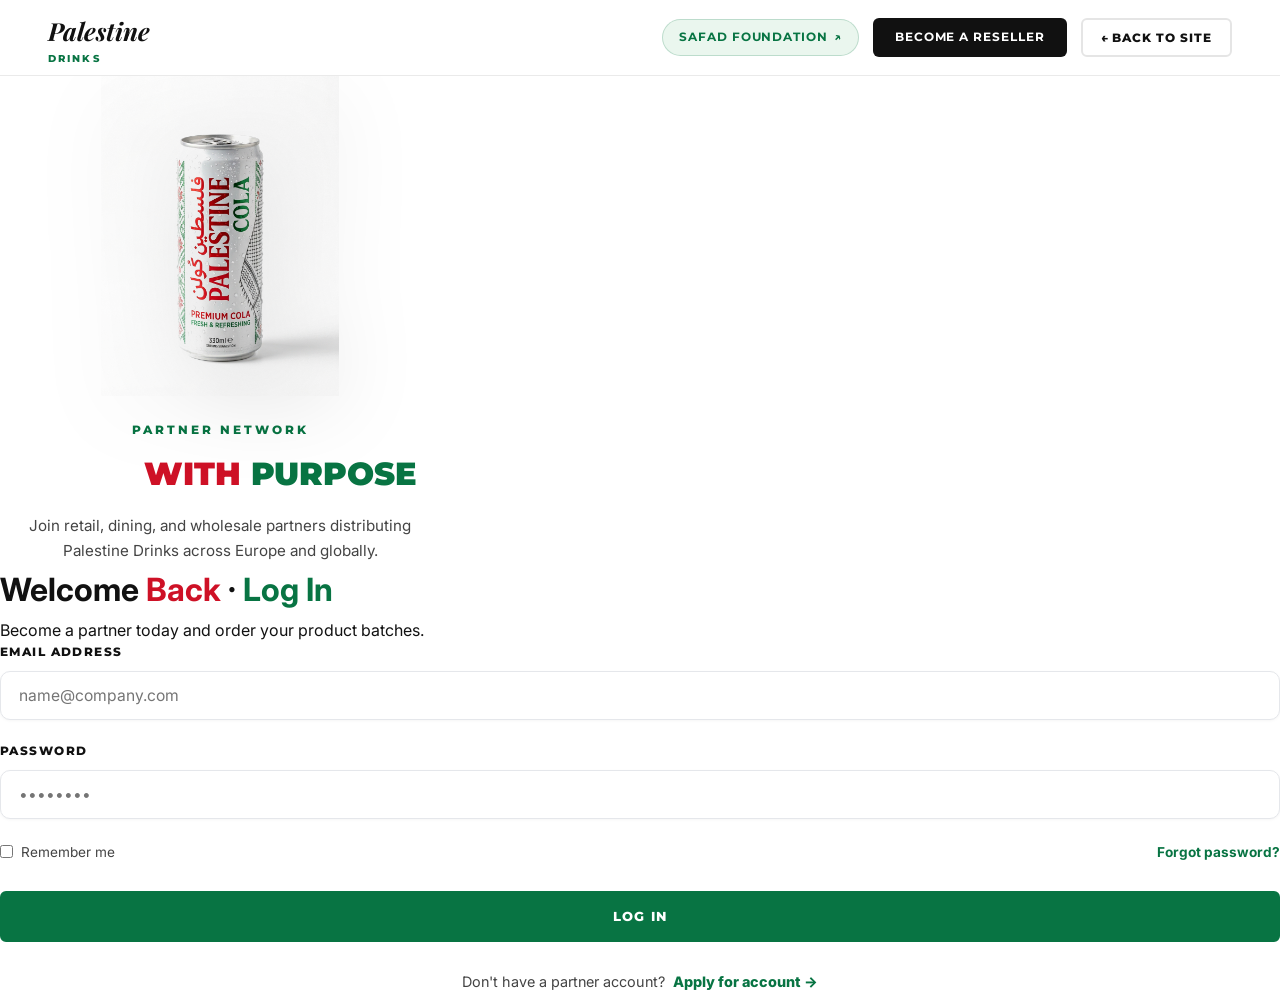
<file: Palestine Cola/login.html>
<!DOCTYPE html>
<html lang="en">
<head>
  <meta charset="UTF-8" />
  <meta name="viewport" content="width=device-width, initial-scale=1.0" />
  <title>Partner Log In – Palestine Drinks</title>
  <meta name="description" content="Log in to the Palestine Drinks reseller portal. Safad Food AB." />
  <link rel="stylesheet" href="style.css" />
    <link rel="stylesheet" href="inner-pages-premium.css" />
  <link rel="preconnect" href="https://fonts.googleapis.com" />
  <link rel="preconnect" href="https://fonts.gstatic.com" crossorigin />
  <link href="https://fonts.googleapis.com/css2?family=Inter:wght@400;500;600;700&family=Montserrat:wght@400;700;800;900;950&family=Playfair+Display:ital,wght@0,700;1,700&display=swap" rel="stylesheet" />
</head>
<body>

<!-- ── SCROLL PROGRESS ── -->
<div id="scroll-progress" aria-hidden="true"></div>

<!-- ── PRELOADER ── -->
<div id="preloader" role="status" aria-label="Loading Palestine Drinks">
  <div class="preloader-logo">Palestine <span>Drinks</span></div>
  <div class="preloader-bar"><div class="preloader-bar-fill"></div></div>
</div>

<!-- ══════════════════════════════════
     TOP NAVBAR
══════════════════════════════════ -->
<header id="navbar" role="banner">
  <nav class="nav-inner" aria-label="Main navigation">
    <a href="index.html" class="nav-logo" aria-label="Palestine Drinks home">
      <div class="nav-logo-wrap">
        <span class="logo-script">Palestine</span>
        <span class="logo-sub">Drinks</span>
      </div>
    </a>

    <div class="nav-right">
      <a href="https://www.safadfoundation.com/" target="_blank" rel="noopener noreferrer" class="btn-foundation-nav" aria-label="Visit Safad Foundation (opens in new tab)">
        Safad Foundation <span aria-hidden="true">↗</span>
      </a>
      <a href="register.html" class="btn-reseller">Become a Reseller</a>
      <a href="index.html" class="btn-secondary" style="padding:8px 18px;font-size:0.75rem;">← Back to Site</a>
    </div>
  </nav>
</header>

<!-- ══════════════════════════════════
     LOGIN SPLIT LAYOUT (WHITE MODE)
══════════════════════════════════ -->
<main class="auth-page" style="padding-top:var(--nav-height);">
  <div class="auth-left auth-left-premium">
    <div style="text-align:center;max-width:440px;">
      <img src="assets/products/palestine-cola.png" alt="Palestine Cola" style="height:320px;margin:0 auto 24px;filter:drop-shadow(0 20px 40px rgba(0,0,0,0.12));" />
      <span class="section-label" style="margin-bottom:8px;">Partner Network</span>
      <h2 style="font-family:var(--font-display);font-size:2rem;font-weight:900;text-transform:uppercase;margin-bottom:12px;"><span style="color:#FFFFFF;">Drink</span> <span class="c-red">With</span> <span class="c-green">Purpose</span></h2>
      <p style="font-size:0.95rem;color:var(--text-body);line-height:1.7;">
        Join retail, dining, and wholesale partners distributing Palestine Drinks across Europe and globally.
      </p>
    </div>
  </div>

  <div class="auth-right">
    <div class="auth-form-wrap">
      <h1 class="auth-greeting"><span class="c-black">Welcome</span> <span class="c-red">Back</span> · <span class="c-green">Log In</span></h1>
      <p class="auth-sub">Become a partner today and order your product batches.</p>

      <form id="login-form" novalidate>
        <div class="form-group">
          <label class="form-label" for="login-email">Email Address</label>
          <input type="email" id="login-email" name="email" class="form-input" placeholder="name@company.com" required />
        </div>

        <div class="form-group">
          <label class="form-label" for="login-password">Password</label>
          <input type="password" id="login-password" name="password" class="form-input" placeholder="••••••••" required />
        </div>

        <div style="display:flex;justify-content:space-between;align-items:center;margin-bottom:28px;font-size:0.85rem;">
          <label style="display:flex;align-items:center;gap:8px;cursor:pointer;color:var(--text-body);">
            <input type="checkbox" name="remember" style="accent-color:var(--green);" /> Remember me
          </label>
          <a href="#" style="color:var(--green);font-weight:700;">Forgot password?</a>
        </div>

        <button type="submit" class="btn-primary" style="width:100%;justify-content:center;padding:16px;">
          Log In
        </button>

        <div style="margin-top:28px;text-align:center;font-size:0.9rem;color:var(--text-body);">
          Don't have a partner account? 
          <a href="register.html" style="color:var(--green);font-weight:800;margin-left:4px;">Apply for account →</a>
        </div>
      </form>
    </div>
  </div>
</main>

<script src="script.js"></script>
</body>
</html>
</file>
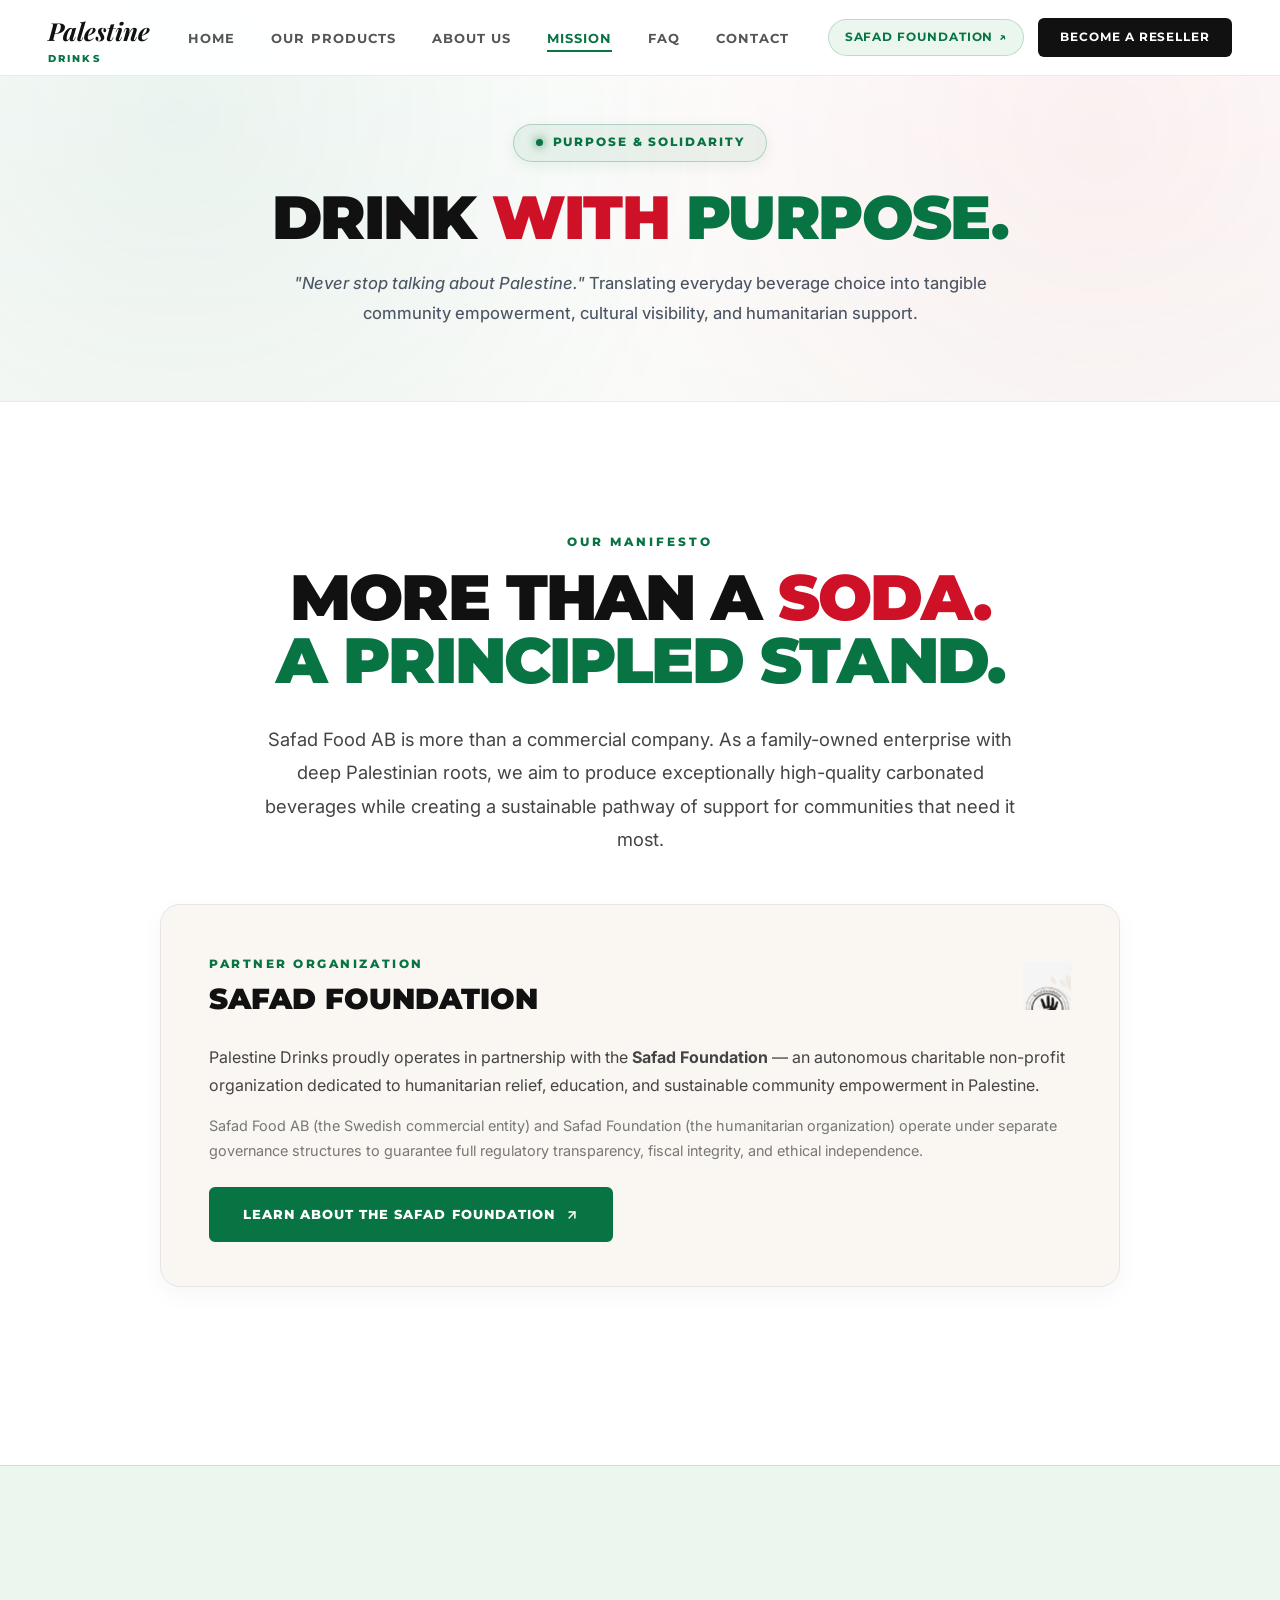
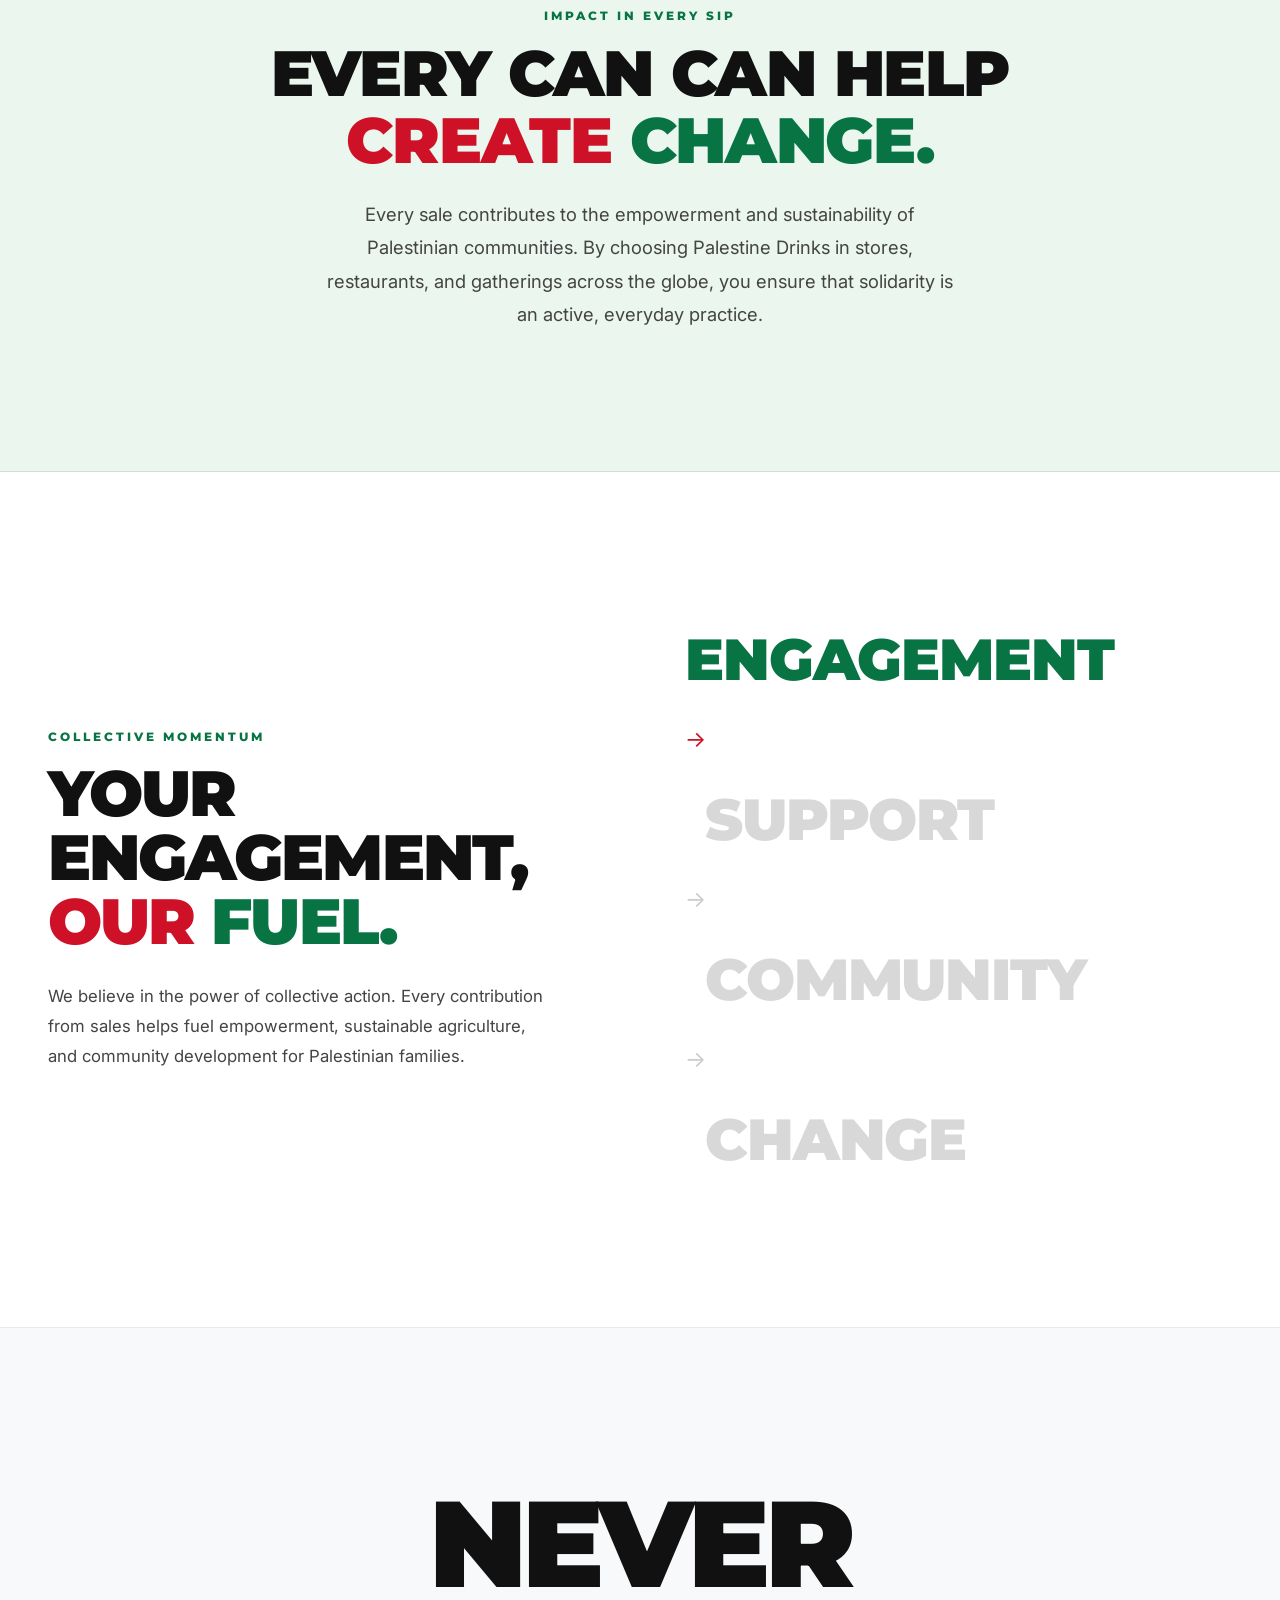
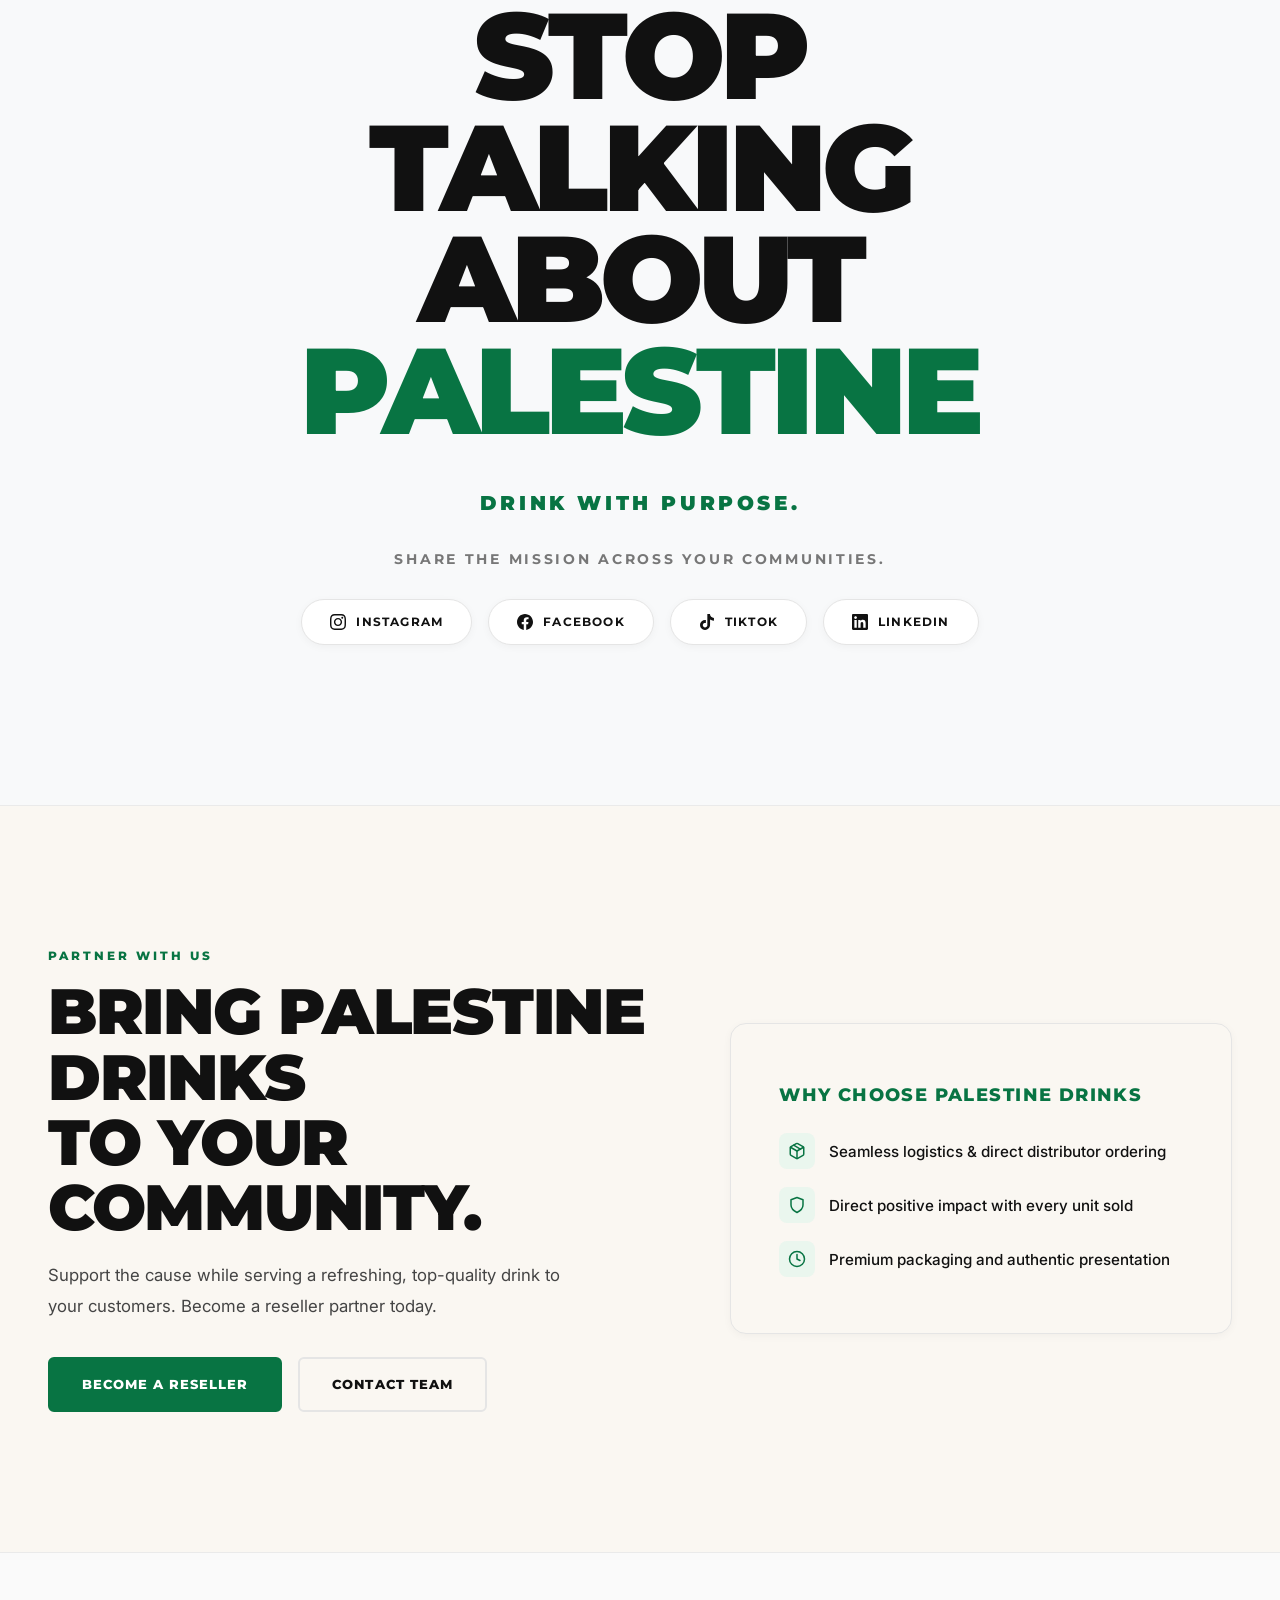
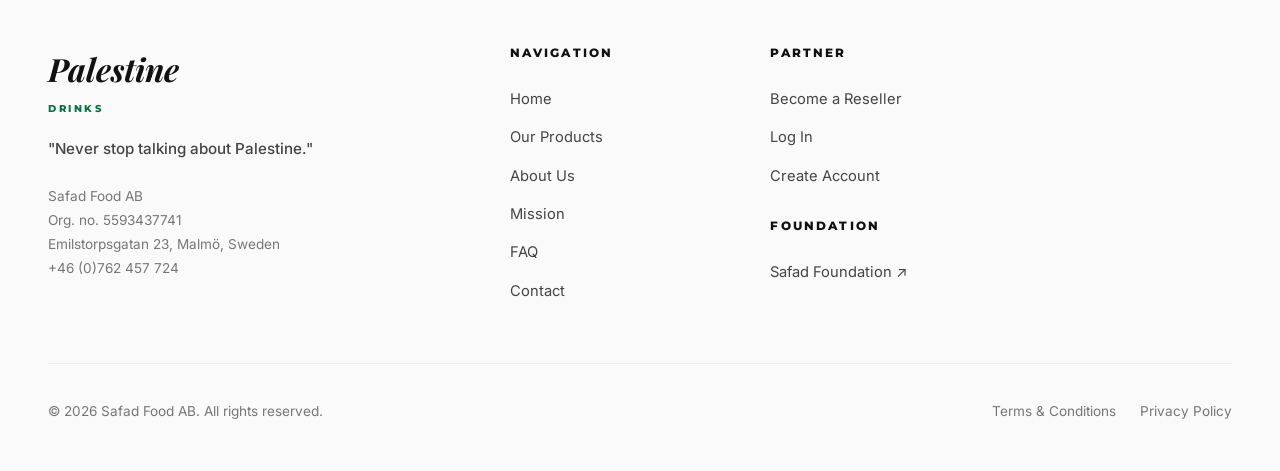
<file: Palestine Cola/mission.html>
<!DOCTYPE html>
<html lang="en">
<head>
  <meta charset="UTF-8" />
  <meta name="viewport" content="width=device-width, initial-scale=1.0" />
  <title>Our Mission – Palestine Drinks</title>
  <meta name="description" content="Palestine Drinks mission – Drink with purpose. Supporting Palestinian communities and never stopping talking about Palestine." />
  <link rel="stylesheet" href="style.css" />
    <link rel="stylesheet" href="inner-pages-premium.css" />
  <link rel="preconnect" href="https://fonts.googleapis.com" />
  <link rel="preconnect" href="https://fonts.gstatic.com" crossorigin />
  <link href="https://fonts.googleapis.com/css2?family=Inter:wght@400;500;600;700&family=Montserrat:wght@400;700;800;900;950&display=swap" rel="stylesheet" />
</head>
<body>

<!-- ── SCROLL PROGRESS ── -->
<div id="scroll-progress" aria-hidden="true"></div>

<!-- ── PRELOADER ── -->
<div id="preloader" role="status" aria-label="Loading Palestine Drinks">
  <div class="preloader-logo">Palestine <span>Drinks</span></div>
  <div class="preloader-bar"><div class="preloader-bar-fill"></div></div>
</div>

<!-- ══════════════════════════════════
     NAVIGATION (PURE WHITE MODE)
══════════════════════════════════ -->
<header id="navbar" role="banner">
  <nav class="nav-inner" aria-label="Main navigation">
    <a href="index.html" class="nav-logo" aria-label="Palestine Drinks home">
      <div class="nav-logo-wrap">
        <span class="logo-script">Palestine</span>
        <span class="logo-sub">Drinks</span>
      </div>
    </a>

    <ul class="nav-links" role="list">
      <li><a href="index.html">Home</a></li>
      <li><a href="products.html">Our Products</a></li>
      <li><a href="about.html">About Us</a></li>
      <li><a href="mission.html" class="active" aria-current="page">Mission</a></li>
      <li><a href="faq.html">FAQ</a></li>
      <li><a href="contact.html">Contact</a></li>
    </ul>

    <div class="nav-right">
      <a href="https://www.safadfoundation.com/" target="_blank" rel="noopener noreferrer" class="btn-foundation-nav" aria-label="Visit Safad Foundation (opens in new tab)">
        Safad Foundation <span aria-hidden="true">↗</span>
      </a>
      <a href="register.html" class="btn-reseller">Become a Reseller</a>
      <button class="hamburger" id="hamburger" aria-expanded="false" aria-controls="mobile-menu" aria-label="Open menu">
        <span></span><span></span><span></span>
      </button>
    </div>
  </nav>
</header>

<!-- Mobile Menu -->
<div id="mobile-menu" role="dialog" aria-modal="true" aria-label="Mobile navigation" hidden>
  <a href="index.html">Home</a>
  <a href="products.html">Our Products</a>
  <a href="about.html">About Us</a>
  <a href="mission.html">Mission</a>
  <a href="faq.html">FAQ</a>
  <a href="contact.html">Contact</a>
  <div class="mobile-menu-cta">
    <a href="https://www.safadfoundation.com/" target="_blank" rel="noopener noreferrer" class="btn-foundation-nav" style="justify-content:center;padding:12px;">
      Safad Foundation ↗
    </a>
    <a href="register.html" class="btn-primary" style="justify-content:center;">Become a Reseller</a>
    <a href="login.html" class="btn-secondary" style="justify-content:center;">Partner Log In</a>
  </div>
</div>

<!-- ══════════════════════════════════
     HERO SECTION
══════════════════════════════════ -->
<main id="main-content">
<section class="page-hero" aria-label="Our Mission">
  <div class="page-hero-inner">
    <div class="hero-badge-pill reveal">
      <span class="badge-pulse-dot"></span>
      <span>Purpose &amp; Solidarity</span>
    </div>
    <h1 class="page-hero-title reveal delay-1 ip-fade-up">
      <span class="c-black">Drink</span> <span class="c-red">With</span> <span class="c-green">Purpose.</span>
    </h1>
    <p class="page-hero-desc reveal delay-2">
      <em>"Never stop talking about Palestine."</em> Translating everyday beverage choice into tangible community empowerment, cultural visibility, and humanitarian support.
    </p>
  </div>
</section>

<!-- ══════════════════════════════════
     CORE MANIFESTO (CLEAN WHITE MODE)
══════════════════════════════════ -->
<section id="mission" style="padding:130px 48px;background:var(--white);" aria-label="Mission Statement">
  <div class="mission-inner">
    <span class="section-label reveal">Our Manifesto</span>
    <h2 class="mission-heading reveal delay-1" style="font-size:clamp(2.4rem,5vw,4.5rem);"><span class="c-black">More Than A</span> <span class="c-red">Soda.</span><br/><span class="c-green">A Principled Stand.</span></h2>
    <p class="mission-text reveal delay-2">
      Safad Food AB is more than a commercial company. As a family-owned enterprise with deep Palestinian roots, we aim to produce exceptionally high-quality carbonated beverages while creating a sustainable pathway of support for communities that need it most.
    </p>

    <!-- Foundation Distinction Card (Pure White Mode) -->
    <div class="mission-foundation-box reveal delay-3">
      <div style="display:flex;align-items:center;justify-content:space-between;flex-wrap:wrap;gap:16px;margin-bottom:20px;">
        <div>
          <span class="foundation-label">Partner Organization</span>
          <h3 class="foundation-name" style="margin-bottom:0;">Safad Foundation</h3>
        </div>
        <img src="assets/images/safad-foundation.png" alt="Safad Foundation logo" style="height:48px;width:auto;" />
      </div>
      <p class="foundation-text">
        Palestine Drinks proudly operates in partnership with the <strong>Safad Foundation</strong> — an autonomous charitable non-profit organization dedicated to humanitarian relief, education, and sustainable community empowerment in Palestine.
      </p>
      <p class="foundation-text" style="margin-top:14px;font-size:0.9rem;color:var(--text-muted);">
        Safad Food AB (the Swedish commercial entity) and Safad Foundation (the humanitarian organization) operate under separate governance structures to guarantee full regulatory transparency, fiscal integrity, and ethical independence.
      </p>
      <div class="foundation-cta">
        <a href="https://www.safadfoundation.com/" target="_blank" rel="noopener noreferrer" class="btn-primary" aria-label="Visit Safad Foundation website (opens in new tab)" style="display:inline-flex;align-items:center;gap:10px;">
          Learn About the Safad Foundation
          <svg width="14" height="14" viewBox="0 0 24 24" fill="none" stroke="currentColor" stroke-width="2.5" stroke-linecap="round" stroke-linejoin="round" aria-hidden="true"><line x1="7" y1="17" x2="17" y2="7"></line><polyline points="7 7 17 7 17 17"></polyline></svg>
        </a>
      </div>
    </div>
  </div>
</section>

<!-- ══════════════════════════════════
     HUMANITARIAN COMMITMENT (LIGHT GREEN TINT)
══════════════════════════════════ -->
<section id="humanitarian" aria-label="Every Can Creates Change">
  <div class="humanitarian-inner">
    <span class="section-label reveal">Impact In Every Sip</span>
    <h2 class="humanitarian-big reveal delay-1">
      <span class="c-black">Every Can Can Help</span><br/>
      <span class="c-red">Create</span> <span class="c-green">Change.</span>
    </h2>
    <p class="humanitarian-sub reveal delay-2">
      Every sale contributes to the empowerment and sustainability of Palestinian communities. By choosing Palestine Drinks in stores, restaurants, and gatherings across the globe, you ensure that solidarity is an active, everyday practice.
    </p>
  </div>
</section>

<!-- ══════════════════════════════════
     ENGAGEMENT CYCLE (WHITE MODE)
══════════════════════════════════ -->
<section id="engagement" aria-label="Engagement Cycle">
  <div class="engagement-inner">
    <div>
      <span class="section-label reveal">Collective Momentum</span>
      <h2 class="engagement-heading reveal delay-1"><span class="c-black">Your Engagement,</span><br/><span class="c-red">Our</span> <span class="c-green">Fuel.</span></h2>
      <p class="engagement-text reveal delay-2">
        We believe in the power of collective action. Every contribution from sales helps fuel empowerment, sustainable agriculture, and community development for Palestinian families.
      </p>
    </div>
    <div class="word-cycler" id="word-cycler" aria-label="Cycle of impact">
      <div class="word-item active">Engagement</div>
      <div class="word-arrow active" aria-hidden="true">→</div>
      <div class="word-item">Support</div>
      <div class="word-arrow" aria-hidden="true">→</div>
      <div class="word-item">Community</div>
      <div class="word-arrow" aria-hidden="true">→</div>
      <div class="word-item">Change</div>
    </div>
  </div>
</section>

<!-- ══════════════════════════════════
     NEVER STOP TALKING ABOUT PALESTINE
══════════════════════════════════ -->
<section id="never-stop" aria-label="Brand Message">
  <div class="never-stop-inner">
    <h2 class="never-stop-heading reveal" id="never-stop-heading">
      <span style="display:block">NEVER</span>
      <span style="display:block">STOP</span>
      <span style="display:block">TALKING</span>
      <span style="display:block">ABOUT</span>
      <span class="line-green" style="display:block">PALESTINE</span>
    </h2>
    <p class="never-stop-sub" style="font-family:var(--font-display);font-size:clamp(0.9rem,1.8vw,1.25rem);font-weight:900;letter-spacing:0.18em;text-transform:uppercase;color:var(--green);margin-bottom:28px;">DRINK WITH PURPOSE.</p>
    <p class="never-stop-share reveal delay-2">Share the mission across your communities.</p>
    <div class="social-links reveal delay-3">
      <button class="social-btn" onclick="window.open('https://www.instagram.com/palestine.drinks/','_blank','noopener')" aria-label="Instagram">
        <svg width="16" height="16" viewBox="0 0 24 24" fill="currentColor"><path d="M12 2.163c3.204 0 3.584.012 4.85.07 3.252.148 4.771 1.691 4.919 4.919.058 1.265.069 1.645.069 4.849 0 3.205-.012 3.584-.069 4.849-.149 3.225-1.664 4.771-4.919 4.919-1.266.058-1.644.07-4.85.07-3.204 0-3.584-.012-4.849-.07-3.26-.149-4.771-1.699-4.919-4.92-.058-1.265-.07-1.644-.07-4.849 0-3.204.013-3.583.07-4.849.149-3.227 1.664-4.771 4.919-4.919 1.266-.057 1.645-.069 4.849-.069zm0-2.163c-3.259 0-3.667.014-4.947.072-4.358.2-6.78 2.618-6.98 6.98-.059 1.281-.073 1.689-.073 4.948 0 3.259.014 3.668.072 4.948.2 4.358 2.618 6.78 6.98 6.98 1.281.058 1.689.072 4.948.072 3.259 0 3.668-.014 4.948-.072 4.354-.2 6.782-2.618 6.979-6.98.059-1.28.073-1.689.073-4.948 0-3.259-.014-3.667-.072-4.947-.196-4.354-2.617-6.78-6.979-6.98-1.281-.059-1.69-.073-4.949-.073zm0 5.838c-3.403 0-6.162 2.759-6.162 6.162s2.759 6.163 6.162 6.163 6.162-2.759 6.162-6.163c0-3.403-2.759-6.162-6.162-6.162zm0 10.162c-2.209 0-4-1.79-4-4 0-2.209 1.791-4 4-4s4 1.791 4 4c0 2.21-1.791 4-4 4zm6.406-11.845c-.796 0-1.441.645-1.441 1.44s.645 1.44 1.441 1.44c.795 0 1.439-.645 1.439-1.44s-.644-1.44-1.439-1.44z"/></svg>
        Instagram
      </button>
      <button class="social-btn" onclick="window.open('https://www.facebook.com/palestinedrinks/','_blank','noopener')" aria-label="Facebook">
        <svg width="16" height="16" viewBox="0 0 24 24" fill="currentColor"><path d="M24 12.073c0-6.627-5.373-12-12-12s-12 5.373-12 12c0 5.99 4.388 10.954 10.125 11.854v-8.385H7.078v-3.47h3.047V9.43c0-3.007 1.792-4.669 4.533-4.669 1.312 0 2.686.235 2.686.235v2.953H15.83c-1.491 0-1.956.925-1.956 1.874v2.25h3.328l-.532 3.47h-2.796v8.385C19.612 23.027 24 18.062 24 12.073z"/></svg>
        Facebook
      </button>
      <button class="social-btn" onclick="window.open('https://www.tiktok.com/@palestine.drinks','_blank','noopener')" aria-label="TikTok">
        <svg width="16" height="16" viewBox="0 0 24 24" fill="currentColor"><path d="M12.525.02c1.31-.02 2.61-.01 3.91-.02.08 1.53.63 3.09 1.75 4.17 1.12 1.11 2.7 1.62 4.24 1.79v4.03c-1.44-.05-2.89-.35-4.2-.97-.57-.26-1.1-.59-1.62-.93-.01 2.92.01 5.84-.02 8.75-.08 1.4-.54 2.79-1.35 3.94-1.31 1.92-3.58 3.17-5.91 3.21-1.43.08-2.86-.31-4.08-1.03-2.02-1.19-3.44-3.37-3.65-5.71-.02-.5-.03-1-.01-1.49.18-1.9 1.12-3.72 2.58-4.96 1.66-1.44 3.98-2.13 6.15-1.72.02 1.48-.04 2.96-.04 4.44-.99-.32-2.15-.23-3.02.37-.63.41-1.11 1.04-1.36 1.75-.21.51-.15 1.07-.14 1.61.24 1.64 1.82 3.02 3.5 2.87 1.12-.01 2.19-.66 2.77-1.61.19-.33.4-.67.41-1.06.1-1.79.06-3.57.07-5.36.01-4.03-.01-8.05.02-12.07z"/></svg>
        TikTok
      </button>
      <button class="social-btn" onclick="window.open('https://www.linkedin.com/company/safad-food-ab/','_blank','noopener')" aria-label="LinkedIn">
        <svg width="16" height="16" viewBox="0 0 24 24" fill="currentColor"><path d="M20.447 20.452h-3.554v-5.569c0-1.328-.027-3.037-1.852-3.037-1.853 0-2.136 1.445-2.136 2.939v5.667H9.351V9h3.414v1.561h.046c.477-.9 1.637-1.85 3.37-1.85 3.601 0 4.267 2.37 4.267 5.455v6.286zM5.337 7.433c-1.144 0-2.063-.926-2.063-2.065 0-1.138.92-2.063 2.063-2.063 1.14 0 2.064.925 2.064 2.063 0 1.139-.925 2.065-2.064 2.065zm1.782 13.019H3.555V9h3.564v11.452zM22.225 0H1.771C.792 0 0 .774 0 1.729v20.542C0 23.227.792 24 1.771 24h20.451C23.2 24 24 23.227 24 22.271V1.729C24 .774 23.2 0 22.222 0h.003z"/></svg>
        LinkedIn
      </button>
    </div>
  </div>
</section>

<!-- ══════════════════════════════════
     RESELLER SECTION (WHITE MODE)
══════════════════════════════════ -->
<section id="reseller" style="background:var(--bg-cream);" aria-label="Become a reseller">
  <div class="reseller-inner">
    <div class="reseller-content">
      <span class="section-label reveal">Partner With Us</span>
      <h2 class="section-heading dark reveal delay-1 ip-fade-up">Bring Palestine Drinks<br/>To Your Community.</h2>
      <p class="reseller-text reveal delay-2">Support the cause while serving a refreshing, top-quality drink to your customers. Become a reseller partner today.</p>
      <div class="reseller-btns reveal delay-3">
        <a href="register.html" class="btn-primary">Become a Reseller</a>
        <a href="contact.html" class="btn-secondary">Contact Team</a>
      </div>
    </div>

    <div class="reseller-visual reveal-right delay-2">
      <p class="reseller-visual-heading">Why Choose Palestine Drinks</p>
      <div class="reseller-perks">
        <div class="reseller-perk">
          <div class="perk-icon">
            <svg width="18" height="18" viewBox="0 0 24 24" fill="none" stroke="currentColor" stroke-width="2" stroke-linecap="round" stroke-linejoin="round"><path d="m7.5 4.27 9 5.15"></path><path d="M21 8a2 2 0 0 0-1-1.73l-7-4a2 2 0 0 0-2 0l-7 4A2 2 0 0 0 3 8v8a2 2 0 0 0 1 1.73l7 4a2 2 0 0 0 2 0l7-4A2 2 0 0 0 21 16Z"></path><path d="m3.3 7 8.7 5 8.7-5"></path><path d="M12 22V12"></path></svg>
          </div>
          <span>Seamless logistics &amp; direct distributor ordering</span>
        </div>
        <div class="reseller-perk">
          <div class="perk-icon">
            <svg width="18" height="18" viewBox="0 0 24 24" fill="none" stroke="currentColor" stroke-width="2" stroke-linecap="round" stroke-linejoin="round"><path d="M12 22s8-4 8-10V5l-8-3-8 3v7c0 6 8 10 8 10z"></path></svg>
          </div>
          <span>Direct positive impact with every unit sold</span>
        </div>
        <div class="reseller-perk">
          <div class="perk-icon">
            <svg width="18" height="18" viewBox="0 0 24 24" fill="none" stroke="currentColor" stroke-width="2" stroke-linecap="round" stroke-linejoin="round"><circle cx="12" cy="12" r="10"></circle><polyline points="12 6 12 12 16 14"></polyline></svg>
          </div>
          <span>Premium packaging and authentic presentation</span>
        </div>
      </div>
    </div>
  </div>
</section>
</main>

<!-- ══════════════════════════════════
     FOOTER
══════════════════════════════════ -->
<footer id="footer" role="contentinfo">
  <div class="footer-inner">
    <div class="footer-top">
      <div class="footer-brand">
        <div class="footer-logo">Palestine</div>
        <div class="footer-logo-sub">Drinks</div>
        <p class="footer-tagline">"Never stop talking about Palestine."</p>
        <div class="footer-company-info">
          Safad Food AB<br/>
          Org. no. 5593437741<br/>
          Emilstorpsgatan 23, Malmö, Sweden<br/>
          +46 (0)762 457 724
        </div>
      </div>

      <div>
        <p class="footer-col-title">Navigation</p>
        <ul class="footer-links" role="list">
          <li><a href="index.html">Home</a></li>
          <li><a href="products.html">Our Products</a></li>
          <li><a href="about.html">About Us</a></li>
          <li><a href="mission.html">Mission</a></li>
          <li><a href="faq.html">FAQ</a></li>
          <li><a href="contact.html">Contact</a></li>
        </ul>
      </div>

      <div>
        <p class="footer-col-title">Partner</p>
        <ul class="footer-links" role="list">
          <li><a href="register.html">Become a Reseller</a></li>
          <li><a href="login.html">Log In</a></li>
          <li><a href="register.html">Create Account</a></li>
        </ul>
        <p class="footer-col-title" style="margin-top:28px">Foundation</p>
        <ul class="footer-links" role="list">
          <li><a href="https://www.safadfoundation.com/" target="_blank" rel="noopener noreferrer">Safad Foundation ↗</a></li>
        </ul>
      </div>
    </div>

    <div class="footer-bottom">
      <p class="footer-copy">© 2026 Safad Food AB. All rights reserved.</p>
      <nav class="footer-legal" aria-label="Legal links">
        <a href="#">Terms &amp; Conditions</a>
        <a href="#">Privacy Policy</a>
      </nav>
    </div>
  </div>
</footer>

<script src="script.js"></script>
</body>
</html>
</file>
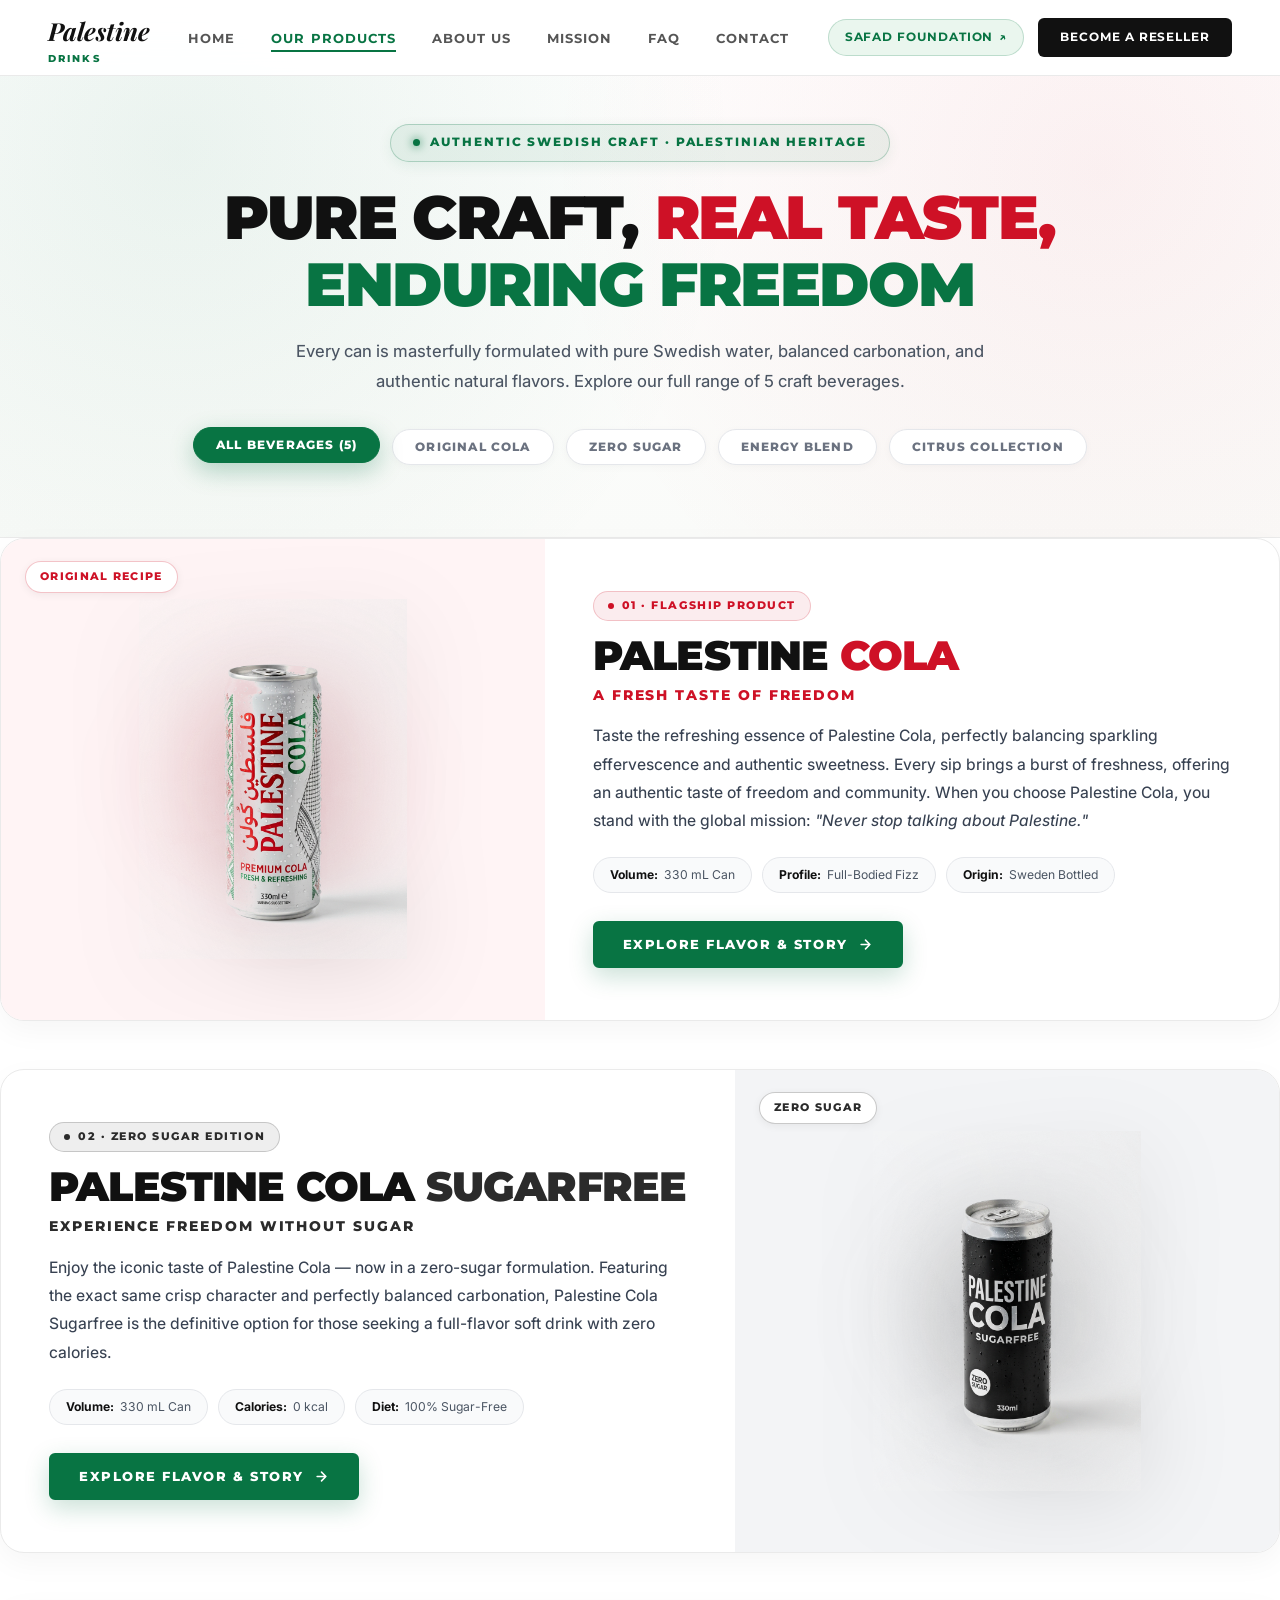
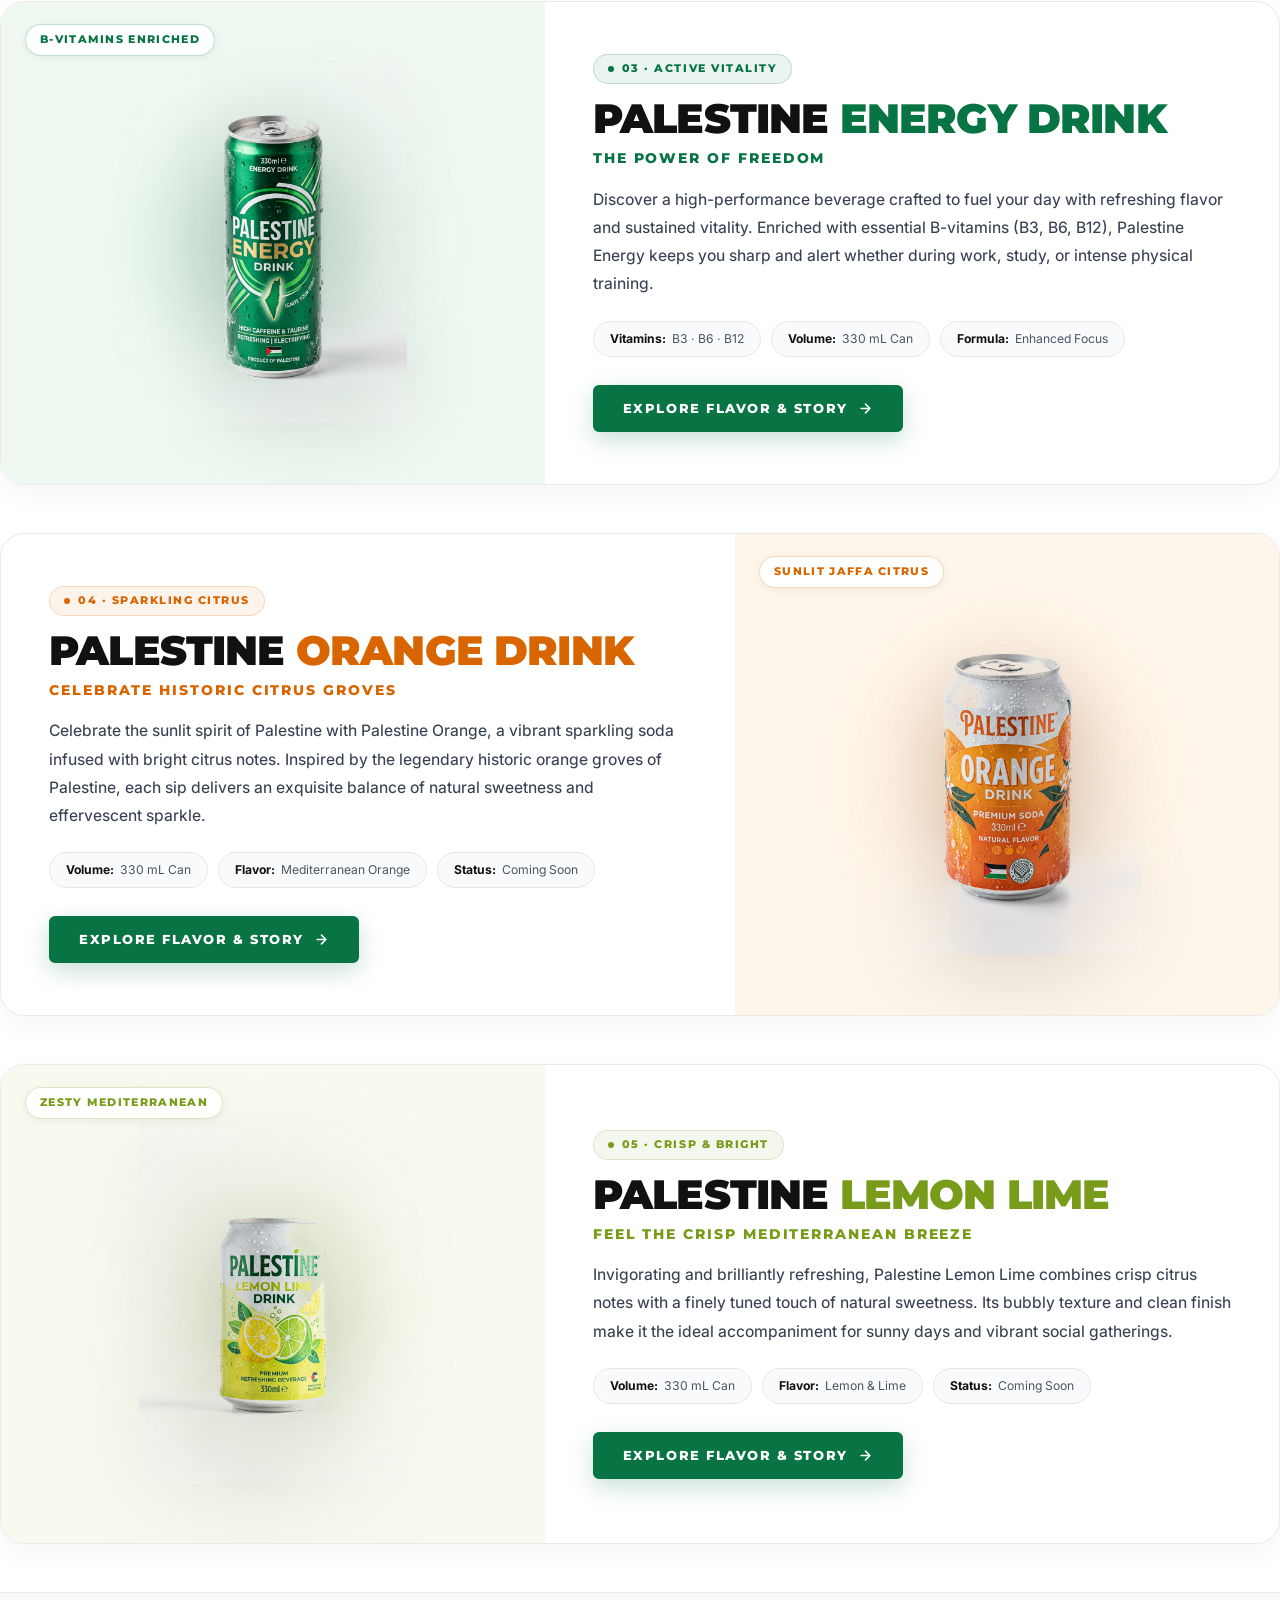
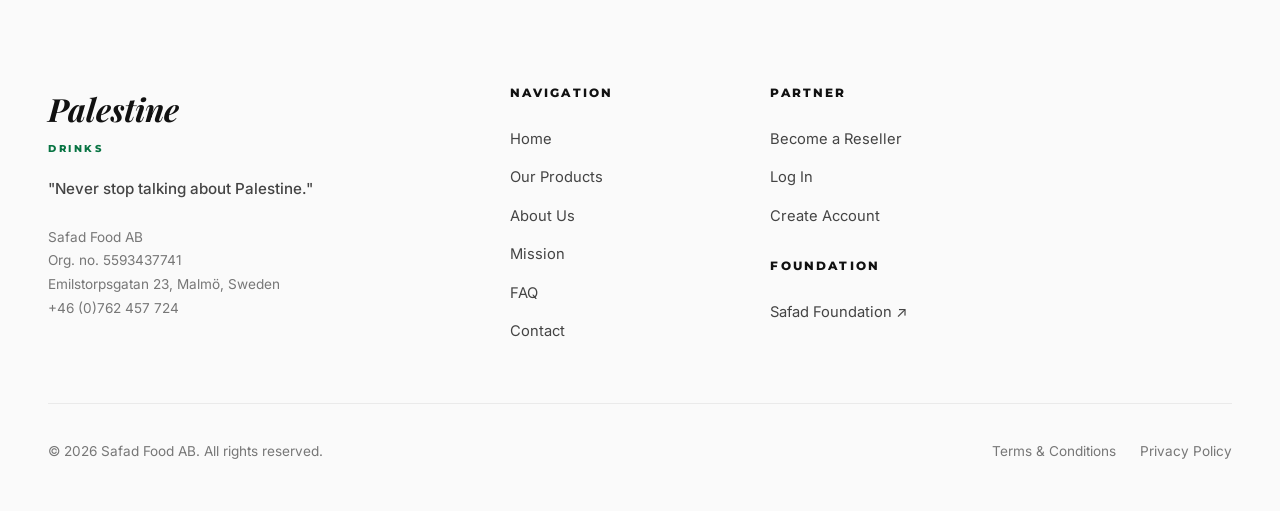
<file: Palestine Cola/products.html>
<!DOCTYPE html>
<html lang="en">
<head>
  <meta charset="UTF-8" />
  <meta name="viewport" content="width=device-width, initial-scale=1.0" />
  <title>Our Products – Palestine Drinks</title>
  <meta name="description" content="Explore Palestine Drinks: Palestine Cola, Sugarfree, Energy, Orange and Lemon Lime. Drink with purpose." />
  <link rel="stylesheet" href="style.css" />
    <link rel="stylesheet" href="inner-pages-premium.css" />
  <link rel="preconnect" href="https://fonts.googleapis.com" />
  <link rel="preconnect" href="https://fonts.gstatic.com" crossorigin />
  <link href="https://fonts.googleapis.com/css2?family=Inter:wght@400;500;600;700&family=Montserrat:wght@400;700;800;900;950&family=Playfair+Display:ital,wght@0,700;1,700&display=swap" rel="stylesheet" />
</head>
<body>

<!-- ── SCROLL PROGRESS ── -->
<div id="scroll-progress" aria-hidden="true"></div>

<!-- ── PRELOADER ── -->
<div id="preloader" role="status" aria-label="Loading Palestine Drinks">
  <div class="preloader-logo">Palestine <span>Drinks</span></div>
  <div class="preloader-bar"><div class="preloader-bar-fill"></div></div>
</div>

<!-- ══════════════════════════════════
     NAVIGATION (WHITE MODE)
══════════════════════════════════ -->
<header id="navbar" role="banner">
  <nav class="nav-inner" aria-label="Main navigation">
    <a href="index.html" class="nav-logo" aria-label="Palestine Drinks home">
      <div class="nav-logo-wrap">
        <span class="logo-script">Palestine</span>
        <span class="logo-sub">Drinks</span>
      </div>
    </a>

    <ul class="nav-links" role="list">
      <li><a href="index.html">Home</a></li>
      <li><a href="products.html" class="active" aria-current="page">Our Products</a></li>
      <li><a href="about.html">About Us</a></li>
      <li><a href="mission.html">Mission</a></li>
      <li><a href="faq.html">FAQ</a></li>
      <li><a href="contact.html">Contact</a></li>
    </ul>

    <div class="nav-right">
      <a href="https://www.safadfoundation.com/" target="_blank" rel="noopener noreferrer" class="btn-foundation-nav" aria-label="Visit Safad Foundation (opens in new tab)">
        Safad Foundation <span aria-hidden="true">↗</span>
      </a>
      <a href="register.html" class="btn-reseller">Become a Reseller</a>
      <button class="hamburger" id="hamburger" aria-expanded="false" aria-controls="mobile-menu" aria-label="Open menu">
        <span></span><span></span><span></span>
      </button>
    </div>
  </nav>
</header>

<!-- Mobile Menu -->
<div id="mobile-menu" role="dialog" aria-modal="true" aria-label="Mobile navigation" hidden>
  <a href="index.html">Home</a>
  <a href="products.html">Our Products</a>
  <a href="about.html">About Us</a>
  <a href="mission.html">Mission</a>
  <a href="faq.html">FAQ</a>
  <a href="contact.html">Contact</a>
  <div class="mobile-menu-cta">
    <a href="https://www.safadfoundation.com/" target="_blank" rel="noopener noreferrer" class="btn-foundation-nav" style="justify-content:center;padding:12px;">
      Safad Foundation ↗
    </a>
    <a href="register.html" class="btn-primary" style="justify-content:center;">Become a Reseller</a>
    <a href="login.html" class="btn-secondary" style="justify-content:center;">Partner Log In</a>
  </div>
</div>

<!-- ══════════════════════════════════
     PAGE HERO
══════════════════════════════════ -->
<main id="main-content">
<section class="page-hero" aria-label="Products Introduction">
  <div class="page-hero-inner">
    <div class="hero-badge-pill reveal">
      <span class="badge-pulse-dot"></span>
      <span>Authentic Swedish Craft · Palestinian Heritage</span>
    </div>
    <h1 class="page-hero-title reveal delay-1 ip-fade-up">
      <span class="c-black">Pure Craft,</span> <span class="c-red">Real Taste,</span> <span class="c-green">Enduring Freedom</span>
    </h1>
    <p class="page-hero-desc reveal delay-2">
      Every can is masterfully formulated with pure Swedish water, balanced carbonation, and authentic natural flavors. Explore our full range of 5 craft beverages.
    </p>

    <!-- Interactive Flavor Filter Bar -->
    <div class="product-filter-bar reveal delay-3" role="tablist" aria-label="Filter products by category">
      <button class="filter-btn active" data-filter="all" role="tab" aria-selected="true">All Beverages (5)</button>
      <button class="filter-btn" data-filter="cola" role="tab" aria-selected="false">Original Cola</button>
      <button class="filter-btn" data-filter="sf" role="tab" aria-selected="false">Zero Sugar</button>
      <button class="filter-btn" data-filter="energy" role="tab" aria-selected="false">Energy Blend</button>
      <button class="filter-btn" data-filter="citrus" role="tab" aria-selected="false">Citrus Collection</button>
    </div>
  </div>
</section>

<!-- ══════════════════════════════════
     PRODUCT SHOWCASE ROWS (LUXURY MODE)
══════════════════════════════════ -->
<section class="page-content" aria-label="Detailed Product Lineup">
  <div class="product-page-list">

    <!-- 01 PALESTINE COLA -->
    <article class="product-row reveal ip-fade-up" data-category="cola" data-product="cola">
      <div class="product-row-img" style="background:var(--cola-tint)" onclick="openModal('cola')" role="button" tabindex="0" aria-label="Explore Palestine Cola details">
        <div class="product-can-glow" style="background: radial-gradient(circle, rgba(206, 17, 38, 0.28) 0%, transparent 70%);"></div>
        <img src="assets/products/palestine-cola.png" alt="Palestine Cola 330ml Can" />
        <span class="product-floating-badge badge-cola">Original Recipe</span>
      </div>
      <div class="product-row-info">
        <div class="product-category-chip chip-cola">
          <span class="chip-dot"></span>
          <span>01 · Flagship Product</span>
        </div>
        <h2 class="product-row-name">Palestine <span style="color:var(--cola-accent);">Cola</span></h2>
            <div class="product-accent-line"></div>
        <p class="product-row-tagline" style="color:var(--cola-accent);">A Fresh Taste of Freedom</p>
        <p class="product-row-desc">
          Taste the refreshing essence of Palestine Cola, perfectly balancing sparkling effervescence and authentic sweetness. Every sip brings a burst of freshness, offering an authentic taste of freedom and community. When you choose Palestine Cola, you stand with the global mission: <em>"Never stop talking about Palestine."</em>
        </p>
        <div class="product-specs-grid">
          <span class="spec-pill"><strong>Volume:</strong> 330 mL Can</span>
          <span class="spec-pill"><strong>Profile:</strong> Full-Bodied Fizz</span>
          <span class="spec-pill"><strong>Origin:</strong> Sweden Bottled</span>
        </div>
        <div class="product-actions-row">
          <button class="btn-primary btn-product-action" onclick="openModal('cola')">
            <span>Explore Flavor &amp; Story</span>
            <svg width="15" height="15" viewBox="0 0 24 24" fill="none" stroke="currentColor" stroke-width="2.5" stroke-linecap="round" stroke-linejoin="round"><path d="M5 12h14M12 5l7 7-7 7"/></svg>
          </button>
        </div>
      </div>
    </article>

    <!-- 02 PALESTINE COLA SUGARFREE -->
    <article class="product-row reverse reveal ip-fade-up" data-category="sf" data-product="sf">
      <div class="product-row-img" style="background:var(--sugarfree-tint)" onclick="openModal('sf')" role="button" tabindex="0" aria-label="Explore Palestine Cola Sugarfree details">
        <div class="product-can-glow" style="background: radial-gradient(circle, rgba(60, 60, 60, 0.24) 0%, transparent 70%);"></div>
        <img src="assets/products/palestine-cola-sugarfree.png" alt="Palestine Cola Sugarfree 330ml Can" />
        <span class="product-floating-badge badge-sf">Zero Sugar</span>
      </div>
      <div class="product-row-info">
        <div class="product-category-chip chip-sf">
          <span class="chip-dot"></span>
          <span>02 · Zero Sugar Edition</span>
        </div>
        <h2 class="product-row-name">Palestine Cola <span style="color:#2b2b2b;">Sugarfree</span></h2>
            <div class="product-accent-line"></div>
        <p class="product-row-tagline" style="color:var(--sugarfree-accent);">Experience Freedom Without Sugar</p>
        <p class="product-row-desc">
          Enjoy the iconic taste of Palestine Cola — now in a zero-sugar formulation. Featuring the exact same crisp character and perfectly balanced carbonation, Palestine Cola Sugarfree is the definitive option for those seeking a full-flavor soft drink with zero calories.
        </p>
        <div class="product-specs-grid">
          <span class="spec-pill"><strong>Volume:</strong> 330 mL Can</span>
          <span class="spec-pill"><strong>Calories:</strong> 0 kcal</span>
          <span class="spec-pill"><strong>Diet:</strong> 100% Sugar-Free</span>
        </div>
        <div class="product-actions-row">
          <button class="btn-primary btn-product-action" onclick="openModal('sf')">
            <span>Explore Flavor &amp; Story</span>
            <svg width="15" height="15" viewBox="0 0 24 24" fill="none" stroke="currentColor" stroke-width="2.5" stroke-linecap="round" stroke-linejoin="round"><path d="M5 12h14M12 5l7 7-7 7"/></svg>
          </button>
        </div>
      </div>
    </article>

    <!-- 03 PALESTINE ENERGY -->
    <article class="product-row reveal ip-fade-up" data-category="energy" data-product="energy">
      <div class="product-row-img" style="background:var(--energy-tint)" onclick="openModal('energy')" role="button" tabindex="0" aria-label="Explore Palestine Energy Drink details">
        <div class="product-can-glow" style="background: radial-gradient(circle, rgba(8, 116, 67, 0.30) 0%, transparent 70%);"></div>
        <img src="assets/products/palestine-energy.png" alt="Palestine Energy Drink Can" />
        <span class="product-floating-badge badge-energy">B-Vitamins Enriched</span>
      </div>
      <div class="product-row-info">
        <div class="product-category-chip chip-energy">
          <span class="chip-dot"></span>
          <span>03 · Active Vitality</span>
        </div>
        <h2 class="product-row-name">Palestine <span style="color:var(--energy-accent);">Energy Drink</span></h2>
            <div class="product-accent-line"></div>
        <p class="product-row-tagline" style="color:var(--energy-accent);">The Power of Freedom</p>
        <p class="product-row-desc">
          Discover a high-performance beverage crafted to fuel your day with refreshing flavor and sustained vitality. Enriched with essential B-vitamins (B3, B6, B12), Palestine Energy keeps you sharp and alert whether during work, study, or intense physical training.
        </p>
        <div class="product-specs-grid">
          <span class="spec-pill"><strong>Vitamins:</strong> B3 · B6 · B12</span>
          <span class="spec-pill"><strong>Volume:</strong> 330 mL Can</span>
          <span class="spec-pill"><strong>Formula:</strong> Enhanced Focus</span>
        </div>
        <div class="product-actions-row">
          <button class="btn-primary btn-product-action" onclick="openModal('energy')">
            <span>Explore Flavor &amp; Story</span>
            <svg width="15" height="15" viewBox="0 0 24 24" fill="none" stroke="currentColor" stroke-width="2.5" stroke-linecap="round" stroke-linejoin="round"><path d="M5 12h14M12 5l7 7-7 7"/></svg>
          </button>
        </div>
      </div>
    </article>

    <!-- 04 PALESTINE ORANGE -->
    <article class="product-row reverse reveal ip-fade-up" data-category="citrus" data-product="orange">
      <div class="product-row-img" style="background:var(--orange-tint)" onclick="openModal('orange')" role="button" tabindex="0" aria-label="Explore Palestine Orange Drink details">
        <div class="product-can-glow" style="background: radial-gradient(circle, rgba(217, 101, 0, 0.28) 0%, transparent 70%);"></div>
        <img src="assets/products/palestine-orange.png" alt="Palestine Orange Drink Can" />
        <span class="product-floating-badge badge-orange">Sunlit Jaffa Citrus</span>
      </div>
      <div class="product-row-info">
        <div class="product-category-chip chip-orange">
          <span class="chip-dot"></span>
          <span>04 · Sparkling Citrus</span>
        </div>
        <h2 class="product-row-name">Palestine <span style="color:var(--orange-accent);">Orange Drink</span></h2>
            <div class="product-accent-line"></div>
        <p class="product-row-tagline" style="color:var(--orange-accent);">Celebrate Historic Citrus Groves</p>
        <p class="product-row-desc">
          Celebrate the sunlit spirit of Palestine with Palestine Orange, a vibrant sparkling soda infused with bright citrus notes. Inspired by the legendary historic orange groves of Palestine, each sip delivers an exquisite balance of natural sweetness and effervescent sparkle.
        </p>
        <div class="product-specs-grid">
          <span class="spec-pill"><strong>Volume:</strong> 330 mL Can</span>
          <span class="spec-pill"><strong>Flavor:</strong> Mediterranean Orange</span>
          <span class="spec-pill"><strong>Status:</strong> Coming Soon</span>
        </div>
        <div class="product-actions-row">
          <button class="btn-primary btn-product-action" onclick="openModal('orange')">
            <span>Explore Flavor &amp; Story</span>
            <svg width="15" height="15" viewBox="0 0 24 24" fill="none" stroke="currentColor" stroke-width="2.5" stroke-linecap="round" stroke-linejoin="round"><path d="M5 12h14M12 5l7 7-7 7"/></svg>
          </button>
        </div>
      </div>
    </article>

    <!-- 05 PALESTINE LEMON LIME -->
    <article class="product-row reveal ip-fade-up" data-category="citrus" data-product="lemon">
      <div class="product-row-img" style="background:var(--lemon-tint)" onclick="openModal('lemon')" role="button" tabindex="0" aria-label="Explore Palestine Lemon Lime Drink details">
        <div class="product-can-glow" style="background: radial-gradient(circle, rgba(120, 155, 26, 0.28) 0%, transparent 70%);"></div>
        <img src="assets/products/palestine-lemon-lime.png" alt="Palestine Lemon Lime Drink Can" />
        <span class="product-floating-badge badge-lemon">Zesty Mediterranean</span>
      </div>
      <div class="product-row-info">
        <div class="product-category-chip chip-lemon">
          <span class="chip-dot"></span>
          <span>05 · Crisp &amp; Bright</span>
        </div>
        <h2 class="product-row-name">Palestine <span style="color:var(--lemon-accent);">Lemon Lime</span></h2>
            <div class="product-accent-line"></div>
        <p class="product-row-tagline" style="color:var(--lemon-accent);">Feel the Crisp Mediterranean Breeze</p>
        <p class="product-row-desc">
          Invigorating and brilliantly refreshing, Palestine Lemon Lime combines crisp citrus notes with a finely tuned touch of natural sweetness. Its bubbly texture and clean finish make it the ideal accompaniment for sunny days and vibrant social gatherings.
        </p>
        <div class="product-specs-grid">
          <span class="spec-pill"><strong>Volume:</strong> 330 mL Can</span>
          <span class="spec-pill"><strong>Flavor:</strong> Lemon &amp; Lime</span>
          <span class="spec-pill"><strong>Status:</strong> Coming Soon</span>
        </div>
        <div class="product-actions-row">
          <button class="btn-primary btn-product-action" onclick="openModal('lemon')">
            <span>Explore Flavor &amp; Story</span>
            <svg width="15" height="15" viewBox="0 0 24 24" fill="none" stroke="currentColor" stroke-width="2.5" stroke-linecap="round" stroke-linejoin="round"><path d="M5 12h14M12 5l7 7-7 7"/></svg>
          </button>
        </div>
      </div>
    </article>

  </div>
</section>
</main>

<!-- ══════════════════════════════════
     FOOTER
══════════════════════════════════ -->
<footer id="footer" role="contentinfo">
  <div class="footer-inner">
    <div class="footer-top">
      <div class="footer-brand">
        <div class="footer-logo">Palestine</div>
        <div class="footer-logo-sub">Drinks</div>
        <p class="footer-tagline">"Never stop talking about Palestine."</p>
        <div class="footer-company-info">
          Safad Food AB<br/>
          Org. no. 5593437741<br/>
          Emilstorpsgatan 23, Malmö, Sweden<br/>
          +46 (0)762 457 724
        </div>
      </div>

      <div>
        <p class="footer-col-title">Navigation</p>
        <ul class="footer-links" role="list">
          <li><a href="index.html">Home</a></li>
          <li><a href="products.html">Our Products</a></li>
          <li><a href="about.html">About Us</a></li>
          <li><a href="mission.html">Mission</a></li>
          <li><a href="faq.html">FAQ</a></li>
          <li><a href="contact.html">Contact</a></li>
        </ul>
      </div>

      <div>
        <p class="footer-col-title">Partner</p>
        <ul class="footer-links" role="list">
          <li><a href="register.html">Become a Reseller</a></li>
          <li><a href="login.html">Log In</a></li>
          <li><a href="register.html">Create Account</a></li>
        </ul>
        <p class="footer-col-title" style="margin-top:28px">Foundation</p>
        <ul class="footer-links" role="list">
          <li><a href="https://www.safadfoundation.com/" target="_blank" rel="noopener noreferrer">Safad Foundation ↗</a></li>
        </ul>
      </div>
    </div>

    <div class="footer-bottom">
      <p class="footer-copy">© 2026 Safad Food AB. All rights reserved.</p>
      <nav class="footer-legal" aria-label="Legal links">
        <a href="#">Terms &amp; Conditions</a>
        <a href="#">Privacy Policy</a>
      </nav>
    </div>
  </div>
</footer>

<!-- ══════════════════════════════════
     PRODUCT MODAL
══════════════════════════════════ -->
<div id="product-modal" role="dialog" aria-modal="true" aria-label="Product details" aria-hidden="true">
  <div class="modal-overlay" onclick="closeModal()" aria-label="Close modal"></div>
  <div class="modal-box">
    <div class="modal-img-side" id="modal-img-side">
      <div class="modal-can-stage" id="modal-can-stage">
        <div class="modal-flavor-aura" id="modal-flavor-aura"></div>
        <div class="modal-can-wrap" id="modal-can-wrap">
          <img class="modal-can-img" id="modal-can-img" src="assets/products/palestine-cola.png" alt="Palestine Drinks Can" />
          <div class="modal-can-sheen"></div>
        </div>
        <div class="modal-can-shadow"></div>
      </div>
      <button class="modal-close" onclick="closeModal()" aria-label="Close product details">
        <svg width="18" height="18" viewBox="0 0 24 24" fill="none" stroke="currentColor" stroke-width="2.5" stroke-linecap="round" stroke-linejoin="round" aria-hidden="true"><line x1="18" y1="6" x2="6" y2="18"></line><line x1="6" y1="6" x2="18" y2="18"></line></svg>
      </button>
    </div>
    <div class="modal-info-side">
      <p class="modal-label" id="modal-label">Palestine Drinks</p>
      <h2 class="modal-name" id="modal-name"></h2>
      <p class="modal-tagline" id="modal-tagline"></p>
      <div class="modal-divider"></div>
      <p class="modal-desc" id="modal-desc"></p>
      <p class="modal-vol" id="modal-vol"></p>
      <div id="modal-vitamins" class="modal-vitamins" style="display:none">
        <p class="modal-label" style="margin-bottom:8px;">Vitamins</p>
        <span class="modal-vitamin-tag">Vitamin B3</span>
        <span class="modal-vitamin-tag">Vitamin B6</span>
        <span class="modal-vitamin-tag">Vitamin B12</span>
      </div>
      <div class="modal-status-row">
        <span class="badge" id="modal-status"></span>
      </div>
      <p class="modal-story" id="modal-story"></p>
      <a href="register.html" class="btn-primary">Find a Reseller</a>
    </div>
  </div>
</div>

<script src="script.js"></script>
</body>
</html>
</file>
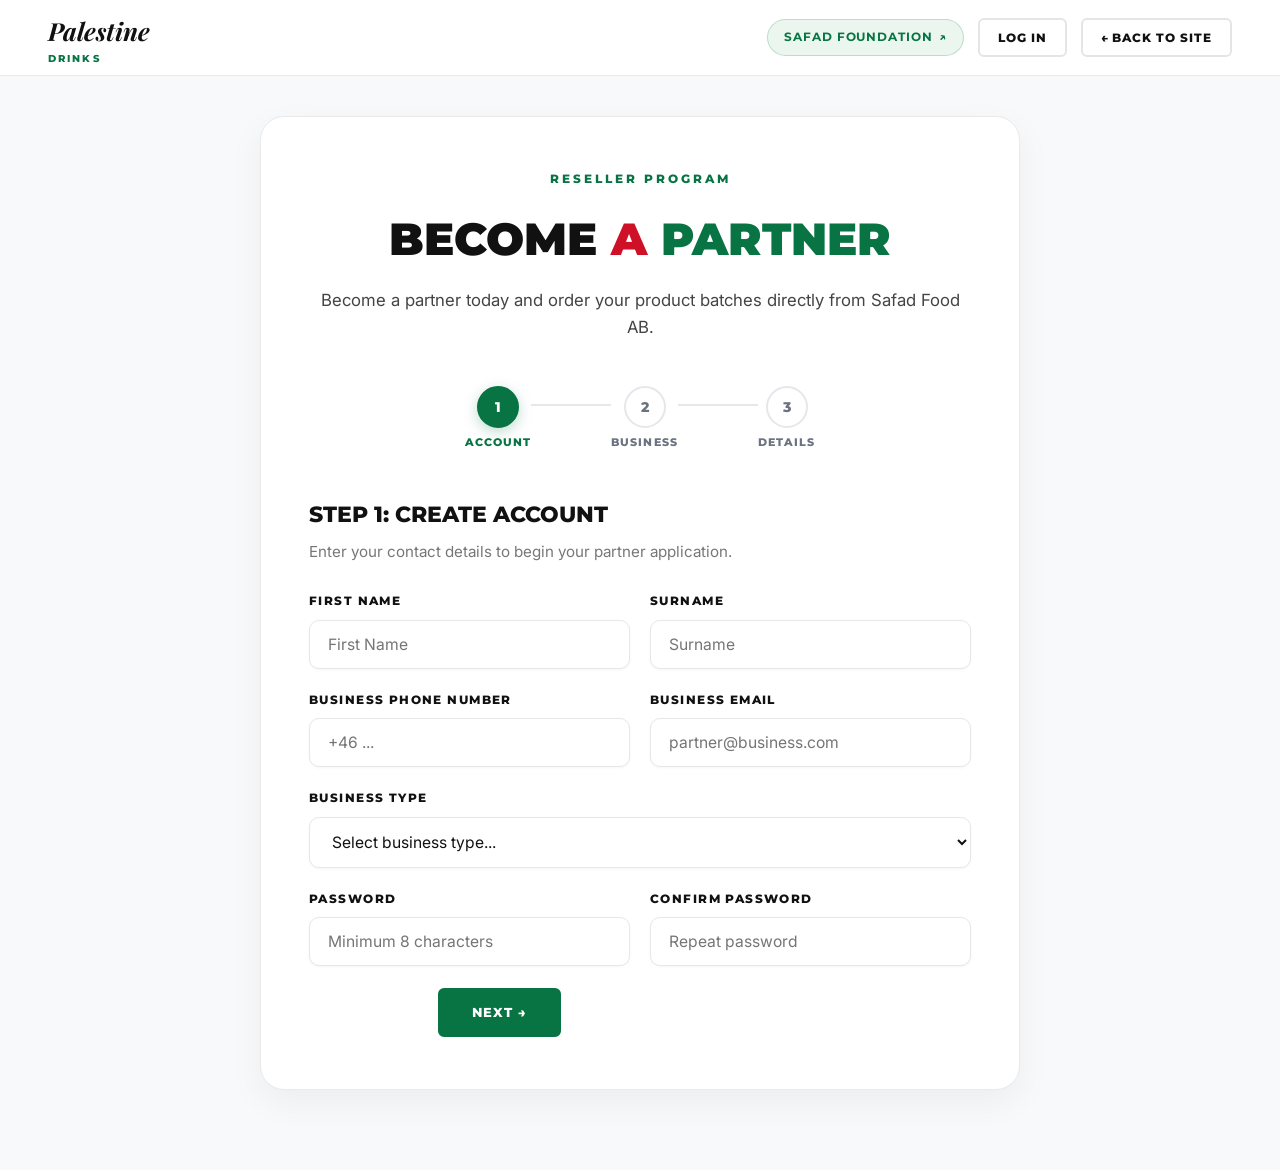
<file: Palestine Cola/register.html>
<!DOCTYPE html>
<html lang="en">
<head>
  <meta charset="UTF-8" />
  <meta name="viewport" content="width=device-width, initial-scale=1.0" />
  <title>Become a Partner – Palestine Drinks</title>
  <meta name="description" content="Apply to become a Palestine Drinks reseller partner. Safad Food AB." />
  <link rel="stylesheet" href="style.css" />
    <link rel="stylesheet" href="inner-pages-premium.css" />
  <link rel="preconnect" href="https://fonts.googleapis.com" />
  <link rel="preconnect" href="https://fonts.gstatic.com" crossorigin />
  <link href="https://fonts.googleapis.com/css2?family=Inter:wght@400;500;600;700&family=Montserrat:wght@400;700;800;900;950&family=Playfair+Display:ital,wght@0,700;1,700&display=swap" rel="stylesheet" />
</head>
<body>

<!-- ── SCROLL PROGRESS ── -->
<div id="scroll-progress" aria-hidden="true"></div>

<!-- ── PRELOADER ── -->
<div id="preloader" role="status" aria-label="Loading Palestine Drinks">
  <div class="preloader-logo">Palestine <span>Drinks</span></div>
  <div class="preloader-bar"><div class="preloader-bar-fill"></div></div>
</div>

<!-- ══════════════════════════════════
     TOP NAVBAR
══════════════════════════════════ -->
<header id="navbar" role="banner">
  <nav class="nav-inner" aria-label="Main navigation">
    <a href="index.html" class="nav-logo" aria-label="Palestine Drinks home">
      <div class="nav-logo-wrap">
        <span class="logo-script">Palestine</span>
        <span class="logo-sub">Drinks</span>
      </div>
    </a>

    <div class="nav-right">
      <a href="https://www.safadfoundation.com/" target="_blank" rel="noopener noreferrer" class="btn-foundation-nav" aria-label="Visit Safad Foundation (opens in new tab)">
        Safad Foundation <span aria-hidden="true">↗</span>
      </a>
      <a href="login.html" class="btn-secondary" style="padding:8px 18px;font-size:0.75rem;">Log In</a>
      <a href="index.html" class="btn-secondary" style="padding:8px 18px;font-size:0.75rem;">← Back to Site</a>
    </div>
  </nav>
</header>

<!-- ══════════════════════════════════
     REGISTER MULTI-STEP (WHITE MODE)
══════════════════════════════════ -->
<main class="register-page" style="padding-top:calc(var(--nav-height) + 40px);">
  <div class="register-inner">
    <div style="text-align:center;margin-bottom:44px;">
      <span class="section-label">Reseller Program</span>
      <h1 style="font-family:var(--font-display);font-size:clamp(2rem,4vw,2.8rem);font-weight:900;text-transform:uppercase;margin-bottom:10px;">
        <span class="c-black">Become</span> <span class="c-red">A</span> <span class="c-green">Partner</span>
      </h1>
      <p style="font-size:1.05rem;color:var(--text-body);">
        Become a partner today and order your product batches directly from Safad Food AB.
      </p>
    </div>

    <!-- Step Indicator -->
    <div class="step-indicator" aria-label="Progress steps">
      <div class="step-dot">
        <div class="step-circle active" id="step-circle-1">1</div>
        <div class="step-label active" id="step-label-1">Account</div>
      </div>
      <div class="step-connector" id="step-conn-1"></div>
      <div class="step-dot">
        <div class="step-circle" id="step-circle-2">2</div>
        <div class="step-label" id="step-label-2">Business</div>
      </div>
      <div class="step-connector" id="step-conn-2"></div>
      <div class="step-dot">
        <div class="step-circle" id="step-circle-3">3</div>
        <div class="step-label" id="step-label-3">Details</div>
      </div>
    </div>

    <!-- Multi-Step Form -->
    <form id="register-form" novalidate>

      <!-- STEP 1: CREATE ACCOUNT -->
      <div class="step-panel active" id="step-panel-1">
        <h2 style="font-family:var(--font-display);font-size:1.4rem;font-weight:800;text-transform:uppercase;color:var(--text-main);margin-bottom:6px;">
          Step 1: Create Account
        </h2>
        <p style="font-size:0.95rem;color:var(--text-muted);margin-bottom:28px;">
          Enter your contact details to begin your partner application.
        </p>

        <div class="form-row">
          <div class="form-group">
            <label class="form-label" for="reg-first-name">First Name</label>
            <input type="text" id="reg-first-name" name="first_name" class="form-input" placeholder="First Name" required />
          </div>
          <div class="form-group">
            <label class="form-label" for="reg-surname">Surname</label>
            <input type="text" id="reg-surname" name="surname" class="form-input" placeholder="Surname" required />
          </div>
        </div>

        <div class="form-row">
          <div class="form-group">
            <label class="form-label" for="reg-phone">Business Phone Number</label>
            <input type="tel" id="reg-phone" name="business_phone" class="form-input" placeholder="+46 ..." required />
          </div>
          <div class="form-group">
            <label class="form-label" for="reg-email">Business Email</label>
            <input type="email" id="reg-email" name="email" class="form-input" placeholder="partner@business.com" required />
          </div>
        </div>

        <div class="form-group">
          <label class="form-label" for="reg-type">Business Type</label>
          <select id="reg-type" name="business_type" class="form-input" required>
            <option value="">Select business type...</option>
            <option value="supermarket">Supermarket / Grocery Chain</option>
            <option value="restaurant">Restaurant / Café / Dining</option>
            <option value="convenience">Convenience Store / Kiosk</option>
            <option value="distributor">Wholesale / Regional Distributor</option>
            <option value="ecommerce">Online / E-Commerce Store</option>
            <option value="catering">Catering &amp; Events</option>
            <option value="other">Other Commercial Business</option>
          </select>
        </div>

        <div class="form-row">
          <div class="form-group">
            <label class="form-label" for="reg-pass">Password</label>
            <input type="password" id="reg-pass" name="password" class="form-input" placeholder="Minimum 8 characters" required />
          </div>
          <div class="form-group">
            <label class="form-label" for="reg-conf">Confirm Password</label>
            <input type="password" id="reg-conf" name="confirm_password" class="form-input" placeholder="Repeat password" required />
          </div>
        </div>
      </div>

      <!-- STEP 2: BUSINESS DETAILS -->
      <div class="step-panel" id="step-panel-2">
        <h2 style="font-family:var(--font-display);font-size:1.4rem;font-weight:800;text-transform:uppercase;color:var(--text-main);margin-bottom:6px;">
          Step 2: Business Details
        </h2>
        <p style="font-size:0.95rem;color:var(--text-muted);margin-bottom:28px;">
          Provide your legal company information for verification.
        </p>

        <div class="form-group">
          <label class="form-label" for="reg-company">Company Name</label>
          <input type="text" id="reg-company" name="company_name" class="form-input" placeholder="Registered Legal Company Name" required />
        </div>

        <div class="form-group">
          <label class="form-label" for="reg-country">Country</label>
          <input type="text" id="reg-country" name="country" class="form-input" placeholder="e.g. Sweden, United Kingdom, Germany" required />
        </div>

        <div class="form-group">
          <label class="form-label" for="reg-address">Street Address</label>
          <input type="text" id="reg-address" name="address" class="form-input" placeholder="Street and number" required />
        </div>

        <div class="form-row">
          <div class="form-group">
            <label class="form-label" for="reg-postal">Postal Code</label>
            <input type="text" id="reg-postal" name="postal_code" class="form-input" placeholder="Postal Code" required />
          </div>
          <div class="form-group">
            <label class="form-label" for="reg-city">City</label>
            <input type="text" id="reg-city" name="city" class="form-input" placeholder="City" required />
          </div>
        </div>
      </div>

      <!-- STEP 3: OTHER DETAILS -->
      <div class="step-panel" id="step-panel-3">
        <h2 style="font-family:var(--font-display);font-size:1.4rem;font-weight:800;text-transform:uppercase;color:var(--text-main);margin-bottom:6px;">
          Step 3: Additional Information
        </h2>
        <p style="font-size:0.95rem;color:var(--text-muted);margin-bottom:28px;">
          Tell us about your estimated volumes and operational channels.
        </p>

        <div class="form-group">
          <label class="form-label" for="reg-notes">Additional Information</label>
          <textarea id="reg-notes" name="additional_info" class="form-input" placeholder="Estimated monthly batch orders, distribution regions, or questions..."></textarea>
        </div>

        <div class="form-row">
          <div class="form-group">
            <label class="form-label" for="reg-web">Company Website (Optional)</label>
            <input type="url" id="reg-web" name="website" class="form-input" placeholder="https://..." />
          </div>
          <div class="form-group">
            <label class="form-label" for="reg-social">Social Media Handle (Optional)</label>
            <input type="text" id="reg-social" name="social_media" class="form-input" placeholder="@yourbrand" />
          </div>
        </div>

        <div style="margin:28px 0;">
          <label style="display:flex;align-items:flex-start;gap:12px;cursor:pointer;font-size:0.95rem;color:var(--text-body);line-height:1.6;">
            <input type="checkbox" name="confirm_truth" style="margin-top:4px;accent-color:var(--green);" required />
            <span>I confirm that the information I submit is correct and up to date.</span>
          </label>
        </div>
      </div>

      <!-- Navigation Buttons -->
      <div class="step-buttons">
        <button type="button" class="btn-secondary" id="register-back" style="visibility:hidden">← Back</button>
        <button type="button" class="btn-primary" id="register-next">Next →</button>
      </div>

    </form>
  </div>
</main>

<script src="script.js"></script>
</body>
</html>
</file>
<file: Palestine Cola/style.css>
/* ============================================================
   PALESTINE DRINKS – PREMIUM PURE WHITE MODE STYLESHEET
   ============================================================ */

@import url('https://fonts.googleapis.com/css2?family=Montserrat:ital,wght@0,300;0,400;0,500;0,600;0,700;0,800;0,900;1,400;1,700&family=Inter:wght@300;400;500;600;700&family=Playfair+Display:ital,wght@0,700;1,700&display=swap');

/* ── COLOR SYSTEM & CUSTOM PROPERTIES ── */
:root {
  --bg-page:        #FFFFFF;
  --bg-subtle:      #F8F9FA;
  --bg-cream:       #FAF7F2;
  --bg-card:        #FFFFFF;
  --bg-card-hover:  #FAFAFA;
  --text-main:      #111111;
  --text-body:      #444444;
  --text-muted:     #777777;
  --text-subtle:    #999999;
  
  --border-light:   #EAEAEA;
  --border-card:    #E5E5E5;
  --border-focus:   #087443;

  /* Palestinian Brand Accents */
  --green:          #087443;
  --green-dark:     #054D2C;
  --green-light:    #EAF6EE;
  --red:            #CE1126;
  --red-light:      #FDF0F1;
  --white:          #FFFFFF;
  --black:          #111111;

  /* Product Flavor Tints (White Mode Backgrounds) */
  --cola-tint:      #FFF4F5;
  --sugarfree-tint: #F3F4F6;
  --energy-tint:    #EFF9F2;
  --orange-tint:    #FFF6EB;
  --lemon-tint:     #F8FAF0;

  --cola-accent:       #CE1126;
  --sugarfree-accent:  #2B2B2B;
  --energy-accent:     #087443;
  --orange-accent:     #D96500;
  --lemon-accent:      #789B1A;

  /* Typography */
  --font-display:   'Montserrat', -apple-system, sans-serif;
  --font-body:      'Inter', -apple-system, sans-serif;

  /* Layout */
  --nav-height:     76px;

  /* Shadows */
  --shadow-sm:      0 2px 8px rgba(0, 0, 0, 0.04);
  --shadow-md:      0 8px 24px rgba(0, 0, 0, 0.06);
  --shadow-lg:      0 20px 48px rgba(0, 0, 0, 0.08);
  --shadow-can:     0 30px 60px rgba(0, 0, 0, 0.12);

  /* Transitions */
  --ease-smooth:    cubic-bezier(0.4, 0, 0.2, 1);
  --ease-bounce:    cubic-bezier(0.34, 1.56, 0.64, 1);
}

/* Authentic Palestinian Brand Colors */
.c-black { color: #111111 !important; -webkit-text-fill-color: #111111 !important; }
.c-red   { color: #CE1126 !important; -webkit-text-fill-color: #CE1126 !important; }
.c-green { color: #087443 !important; -webkit-text-fill-color: #087443 !important; }

/* ── RESET ── */
*, *::before, *::after { box-sizing: border-box; margin: 0; padding: 0; }
html { scroll-behavior: smooth; font-size: 16px; }
body {
  font-family: var(--font-body);
  background: var(--bg-page);
  color: var(--text-main);
  overflow-x: hidden;
  line-height: 1.65;
  -webkit-font-smoothing: antialiased;
}
img { max-width: 100%; height: auto; display: block; }
a { text-decoration: none; color: inherit; }
button { cursor: pointer; font-family: inherit; border: none; background: none; }
ul { list-style: none; }
input, textarea, select { font-family: inherit; }

/* ── SCROLL PROGRESS ── */
#scroll-progress {
  position: fixed;
  top: 0; left: 0;
  height: 3px;
  width: 0%;
  background: linear-gradient(90deg, var(--green), var(--red));
  z-index: 9999;
  transition: width 0.1s linear;
}

/* ── PRELOADER ── */
#preloader {
  position: fixed;
  inset: 0;
  background: var(--white);
  z-index: 10000;
  display: flex;
  align-items: center;
  justify-content: center;
  flex-direction: column;
  gap: 24px;
  transition: opacity 0.6s ease, visibility 0.6s ease;
}
#preloader.hidden { opacity: 0; visibility: hidden; }
.preloader-logo {
  font-family: var(--font-display);
  font-size: clamp(1.6rem, 4vw, 2.6rem);
  font-weight: 800;
  letter-spacing: 0.05em;
  color: var(--text-main);
}
.preloader-logo span { color: var(--green); }
.preloader-bar {
  width: 220px; height: 3px;
  background: var(--border-light);
  border-radius: 3px;
  overflow: hidden;
}
.preloader-bar-fill {
  height: 100%;
  background: linear-gradient(90deg, var(--green), var(--red));
  border-radius: 3px;
  animation: preloaderFill 1.8s var(--ease-smooth) forwards;
}
@keyframes preloaderFill { from { width: 0; } to { width: 100%; } }

/* ══════════════════════════════════════════
   NAVIGATION (WHITE MODE)
══════════════════════════════════════════ */
#navbar {
  position: fixed;
  top: 0; left: 0; right: 0;
  height: var(--nav-height);
  display: flex;
  align-items: center;
  padding: 0 48px;
  z-index: 1000;
  background: rgba(255, 255, 255, 0.94);
  backdrop-filter: blur(16px);
  -webkit-backdrop-filter: blur(16px);
  border-bottom: 1px solid var(--border-light);
  transition: all 0.3s ease;
}
#navbar.scrolled {
  box-shadow: 0 4px 20px rgba(0, 0, 0, 0.05);
  background: rgba(255, 255, 255, 0.98);
}
.nav-inner {
  display: flex;
  align-items: center;
  justify-content: space-between;
  width: 100%;
  max-width: 1440px;
  margin: 0 auto;
}
.nav-logo {
  display: flex; align-items: center; gap: 8px;
  color: var(--text-main);
  flex-shrink: 0;
}
.nav-logo .logo-script {
  font-family: 'Playfair Display', serif;
  font-style: italic;
  font-size: 1.55rem;
  font-weight: 700;
  color: var(--text-main);
}
.nav-logo .logo-sub {
  font-family: var(--font-display);
  font-size: 0.6rem;
  font-weight: 800;
  letter-spacing: 0.22em;
  color: var(--green);
  text-transform: uppercase;
  display: block;
  line-height: 1;
}
.nav-logo-wrap { display: flex; flex-direction: column; gap: 2px; }

.nav-links {
  display: flex;
  align-items: center;
  gap: 36px;
}
.nav-links a {
  font-family: var(--font-display);
  font-size: 0.8rem;
  font-weight: 700;
  letter-spacing: 0.08em;
  text-transform: uppercase;
  color: #555555;
  position: relative;
  transition: color 0.2s ease;
  padding: 6px 0;
}
.nav-links a::after {
  content: '';
  position: absolute;
  bottom: 0; left: 0;
  width: 0; height: 2px;
  background: var(--green);
  transition: width 0.3s ease;
}
.nav-links a:hover { color: var(--green); }
.nav-links a:hover::after { width: 100%; }
.nav-links a.active { color: var(--green); }
.nav-links a.active::after { width: 100%; }

.nav-right {
  display: flex; align-items: center; gap: 14px;
}
.btn-foundation-nav {
  display: inline-flex;
  align-items: center;
  gap: 6px;
  padding: 8px 16px;
  border-radius: 30px;
  font-family: var(--font-display);
  font-size: 0.72rem;
  font-weight: 700;
  letter-spacing: 0.08em;
  text-transform: uppercase;
  background: var(--green-light);
  color: var(--green);
  border: 1px solid rgba(8, 116, 67, 0.2);
  transition: all 0.25s ease;
}
.btn-foundation-nav:hover {
  background: var(--green);
  color: var(--white);
  border-color: var(--green);
  transform: translateY(-1px);
}
.btn-reseller {
  font-family: var(--font-display);
  font-size: 0.72rem;
  font-weight: 700;
  letter-spacing: 0.08em;
  text-transform: uppercase;
  padding: 10px 22px;
  background: var(--black);
  color: var(--white);
  border-radius: 6px;
  transition: all 0.25s ease;
}
.btn-reseller:hover {
  background: var(--green);
  color: var(--white);
  transform: translateY(-1px);
  box-shadow: 0 4px 14px rgba(8, 116, 67, 0.25);
}

/* Hamburger for Mobile */
.hamburger {
  display: none;
  flex-direction: column;
  gap: 5px;
  padding: 8px;
  cursor: pointer;
  z-index: 1100;
}
.hamburger span {
  display: block;
  width: 24px; height: 2px;
  background: var(--text-main);
  border-radius: 2px;
  transition: transform 0.3s ease, opacity 0.3s ease;
}
.hamburger.open span:nth-child(1) { transform: translateY(7px) rotate(45deg); }
.hamburger.open span:nth-child(2) { opacity: 0; transform: scaleX(0); }
.hamburger.open span:nth-child(3) { transform: translateY(-7px) rotate(-45deg); }

/* Mobile Menu Panel */
#mobile-menu {
  position: fixed;
  inset: 0;
  background: var(--white);
  z-index: 1050;
  display: flex;
  flex-direction: column;
  align-items: center;
  justify-content: center;
  gap: 28px;
  opacity: 0;
  visibility: hidden;
  transform: translateY(-20px);
  transition: all 0.35s var(--ease-smooth);
}
#mobile-menu.open {
  opacity: 1;
  visibility: visible;
  transform: translateY(0);
}
#mobile-menu a {
  font-family: var(--font-display);
  font-size: clamp(1.3rem, 5vw, 1.8rem);
  font-weight: 800;
  letter-spacing: 0.04em;
  text-transform: uppercase;
  color: var(--text-main);
  transition: color 0.2s ease;
}
#mobile-menu a:hover { color: var(--green); }
.mobile-menu-cta {
  display: flex;
  flex-direction: column;
  gap: 12px;
  margin-top: 20px;
  width: 80%;
  max-width: 300px;
}
.mobile-menu-cta a {
  font-size: 0.85rem !important;
  padding: 12px 24px;
  text-align: center;
  border-radius: 6px;
  font-weight: 700 !important;
  letter-spacing: 0.08em !important;
}

/* ══════════════════════════════════════════
   HERO SECTION (WHITE LUXURY BEVERAGE MODE)
══════════════════════════════════════════ */
#hero {
  position: relative;
  min-height: 100vh;
  display: flex;
  align-items: center;
  overflow: hidden;
  background: #FFFFFF;
  padding-top: var(--nav-height);
}
.hero-bg {
  position: absolute;
  inset: 0;
  background:
    radial-gradient(ellipse at 80% 40%, rgba(8, 116, 67, 0.06) 0%, transparent 60%),
    radial-gradient(ellipse at 20% 80%, rgba(206, 17, 38, 0.04) 0%, transparent 60%),
    radial-gradient(ellipse at 50% 0%, rgba(8, 116, 67, 0.04) 0%, transparent 50%);
  z-index: 0;
}
.hero-bg-particles {
  position: absolute;
  inset: 0;
  overflow: hidden;
  z-index: 1;
}
.hero-bg-orb {
  position: absolute;
  border-radius: 50%;
  filter: blur(100px);
  opacity: 0.6;
  pointer-events: none;
}
.hero-bg-orb.orb1 {
  width: 600px; height: 600px;
  background: radial-gradient(circle, rgba(8, 116, 67, 0.08) 0%, transparent 70%);
  top: -150px; right: -100px;
}
.hero-bg-orb.orb2 {
  width: 500px; height: 500px;
  background: radial-gradient(circle, rgba(206, 17, 38, 0.06) 0%, transparent 70%);
  bottom: -150px; left: -100px;
}

.hero-inner {
  position: relative;
  z-index: 10;
  width: 100%;
  max-width: 1440px;
  margin: 0 auto;
  padding: 60px 48px;
  display: grid;
  grid-template-columns: 1.1fr 0.9fr;
  align-items: center;
  gap: 40px;
}
.hero-content {
  max-width: 650px;
  animation: heroContentEntrance 0.9s var(--ease-smooth) 0.1s both;
}
@keyframes heroContentEntrance {
  0%   { opacity: 0; transform: translateX(-30px); }
  100% { opacity: 1; transform: translateX(0); }
}
.hero-eyebrow {
  display: inline-flex;
  align-items: center;
  gap: 8px;
  font-family: var(--font-display);
  font-size: 0.75rem;
  font-weight: 800;
  letter-spacing: 0.2em;
  text-transform: uppercase;
  color: var(--green);
  background: var(--green-light);
  padding: 6px 16px;
  border-radius: 30px;
  margin-bottom: 24px;
}
.hero-heading {
  font-family: var(--font-display);
  font-size: clamp(3rem, 6.5vw, 5.6rem);
  font-weight: 900;
  line-height: 0.98;
  letter-spacing: -0.03em;
  text-transform: uppercase;
  color: var(--text-main);
  margin-bottom: 24px;
}
.hero-heading .accent-green { color: var(--green); }
.hero-heading .accent-red   { color: var(--red); }

.hero-sub {
  font-family: var(--font-display);
  font-size: clamp(1.1rem, 2.2vw, 1.4rem);
  font-weight: 700;
  letter-spacing: 0.04em;
  color: var(--green);
  margin-bottom: 16px;
  text-transform: uppercase;
}
.hero-text {
  font-size: 1.05rem;
  color: var(--text-body);
  max-width: 520px;
  margin-bottom: 36px;
  line-height: 1.75;
}
.hero-buttons {
  display: flex; gap: 14px; flex-wrap: wrap; align-items: center;
}

/* Safad Foundation Button in Hero */
.btn-foundation-hero {
  display: inline-flex;
  align-items: center;
  gap: 10px;
  padding: 15px 30px;
  background: var(--green-light);
  color: var(--green);
  border: 1.5px solid var(--green);
  font-family: var(--font-display);
  font-size: 0.8rem;
  font-weight: 800;
  letter-spacing: 0.08em;
  text-transform: uppercase;
  border-radius: 6px;
  transition: all 0.25s ease;
}
.btn-foundation-hero:hover {
  background: var(--green);
  color: var(--white);
  transform: translateY(-2px);
  box-shadow: 0 8px 24px rgba(8, 116, 67, 0.25);
}

/* 3D PRODUCT CAN SCENE (WHITE LUXURY MODE) */
.hero-visual {
  display: flex;
  flex-direction: column;
  align-items: center;
  justify-content: center;
  position: relative;
  height: 620px;
  perspective: 1400px;
  animation: heroVisualEntrance 1.1s var(--ease-bounce) 0.35s both;
}
@keyframes heroVisualEntrance {
  0%   { opacity: 0; transform: translateY(40px) scale(0.93); }
  60%  { opacity: 1; transform: translateY(-6px) scale(1.01); }
  100% { opacity: 1; transform: translateY(0) scale(1); }
}
.fizz-canvas {
  position: absolute;
  inset: 0;
  width: 100%;
  height: 100%;
  pointer-events: none;
  z-index: 1;
}
.can-scene {
  position: relative;
  width: 100%;
  max-width: 520px;
  height: 540px;
  display: flex;
  align-items: center;
  justify-content: center;
  z-index: 2;
}
/* ══════════════════════════════════
   HYPER-ANIMATED CAN CENTERPIECE
══════════════════════════════════ */
.hero-can-stage {
  position: relative;
  width: 320px;
  height: 520px;
  display: flex;
  align-items: center;
  justify-content: center;
  z-index: 2;
  cursor: pointer;
  perspective: 1200px;
}

/* Dynamic Radial Flavor Glow Aura */
.hero-flavor-aura {
  position: absolute;
  width: 380px;
  height: 380px;
  border-radius: 50%;
  filter: blur(55px);
  opacity: 0.85;
  pointer-events: none;
  z-index: 0;
  animation: auraPulse 6s ease-in-out infinite;
}
@keyframes auraPulse {
  0%, 100% { transform: scale(0.95); opacity: 0.75; }
  50%      { transform: scale(1.1);  opacity: 0.95; }
}

/* Concentric Orbital Energy Rings */
.hero-orbit-ring {
  position: absolute;
  border-radius: 50%;
  pointer-events: none;
  z-index: 0;
}
.hero-orbit-ring.ring-1 {
  width: 320px;
  height: 320px;
  border: 1.5px dashed rgba(8, 116, 67, 0.28);
  animation: orbitSpin 36s linear infinite;
}
.hero-orbit-ring.ring-2 {
  width: 270px;
  height: 270px;
  border: 1px dotted rgba(206, 17, 38, 0.22);
  animation: orbitSpinRev 26s linear infinite;
}
@keyframes orbitSpin {
  from { transform: rotate(0deg); }
  to   { transform: rotate(360deg); }
}
@keyframes orbitSpinRev {
  from { transform: rotate(360deg); }
  to   { transform: rotate(0deg); }
}

/* Floating Sparkle Particles */
.hero-sparkles {
  position: absolute;
  inset: 0;
  pointer-events: none;
  z-index: 1;
}
.sparkle-dot {
  position: absolute;
  border-radius: 50%;
  background: var(--white);
  box-shadow: 0 0 8px rgba(8, 116, 67, 0.6);
  animation: sparkleTwinkle 3s ease-in-out infinite;
}
.sp-1 { width: 5px; height: 5px; top: 18%; left: 16%; animation-delay: 0.2s; }
.sp-2 { width: 6px; height: 6px; top: 28%; right: 14%; animation-delay: 0.8s; }
.sp-3 { width: 4px; height: 4px; bottom: 25%; left: 18%; animation-delay: 1.4s; }
.sp-4 { width: 5px; height: 5px; bottom: 18%; right: 20%; animation-delay: 2.0s; }
.sp-5 { width: 7px; height: 7px; top: 12%; right: 28%; animation-delay: 1.1s; }
@keyframes sparkleTwinkle {
  0%, 100% { opacity: 0.2; transform: scale(0.7); }
  50%      { opacity: 0.95; transform: scale(1.3); box-shadow: 0 0 12px rgba(206, 17, 38, 0.8); }
}

/* Centerpiece Can Container */
.hero-can-wrapper {
  position: relative;
  width: 220px;
  height: 460px;
  display: flex;
  align-items: center;
  justify-content: center;
  z-index: 2;
  will-change: transform;
  overflow: visible;
}
.hero-can-wrapper.can-bounce-active {
  animation: canBounceClick 0.6s cubic-bezier(0.34, 1.56, 0.64, 1);
}
@keyframes canBounceClick {
  0%   { transform: scale(1); }
  35%  { transform: scale(1.08) translateY(-14px); }
  65%  { transform: scale(0.97) translateY(4px); }
  100% { transform: scale(1) translateY(0); }
}

/* Transparent Ultra-Crisp Can Centerpiece */
.hero-can-main {
  width: auto;
  height: 460px;
  max-height: 100%;
  object-fit: contain;
  pointer-events: none;
  filter: drop-shadow(0 25px 60px rgba(0, 0, 0, 0.18)) drop-shadow(0 6px 16px rgba(0, 0, 0, 0.08));
  user-select: none;
  -webkit-user-select: none;
}

/* Specular Light Sweep Sheen */
.hero-can-sheen {
  position: absolute;
  top: 0;
  left: 0;
  width: 60px;
  height: 100%;
  background: linear-gradient(
    90deg,
    transparent 0%,
    rgba(255, 255, 255, 0.55) 50%,
    transparent 100%
  );
  pointer-events: none;
  mix-blend-mode: overlay;
  opacity: 0.7;
  z-index: 3;
}

/* Interactive Splash Ripple Canvas */
.can-ripple-canvas {
  position: absolute;
  top: 50%;
  left: 50%;
  transform: translate(-50%, -50%);
  width: 460px;
  height: 540px;
  pointer-events: none;
  z-index: 4;
}

/* Dynamic Cast Ground Shadow with Organic Breathing */
.hero-can-shadow {
  position: absolute;
  bottom: -6px;
  width: 210px;
  height: 26px;
  background: radial-gradient(ellipse, rgba(0, 0, 0, 0.24) 0%, rgba(0, 0, 0, 0.06) 55%, transparent 70%);
  border-radius: 50%;
  filter: blur(6px);
  pointer-events: none;
  z-index: 1;
  will-change: transform, opacity;
}

/* Satellite Cans with 3D Parallax */
.can-satellite {
  position: absolute;
  top: 50%;
  transform: translateY(-50%);
  opacity: 0.75;
  pointer-events: none;
  transition: transform 0.4s ease, opacity 0.3s ease;
  z-index: 1;
}
.can-satellite img {
  height: 280px;
  width: auto;
  object-fit: contain;
  filter: drop-shadow(0 18px 40px rgba(0, 0, 0, 0.12));
}
.can-satellite.sat-left {
  left: -10px;
  animation: satFloatLeft 5s ease-in-out infinite;
}
.can-satellite.sat-right {
  right: -10px;
  animation: satFloatRight 5.5s ease-in-out 0.5s infinite;
}
@keyframes satFloatLeft {
  0%, 100% { transform: translateY(-50%) rotate(-6deg) translateX(0px); }
  50% { transform: translateY(calc(-50% - 12px)) rotate(-4deg) translateX(-5px); }
}
@keyframes satFloatRight {
  0%, 100% { transform: translateY(-50%) rotate(6deg) translateX(0px); }
  50% { transform: translateY(calc(-50% - 10px)) rotate(4deg) translateX(5px); }
}


.drag-hint-badge {
  display: inline-flex;
  align-items: center;
  gap: 8px;
  margin-top: 14px;
  padding: 8px 18px;
  background: var(--white);
  border: 1px solid var(--border-card);
  border-radius: 30px;
  font-family: var(--font-display);
  font-size: 0.72rem;
  font-weight: 700;
  letter-spacing: 0.1em;
  text-transform: uppercase;
  color: var(--text-muted);
  box-shadow: var(--shadow-sm);
  pointer-events: none;
  animation: pulseHint 3s ease-in-out infinite;
  z-index: 5;
}
@keyframes pulseHint {
  0%, 100% { opacity: 0.75; transform: translateY(0); }
  50% { opacity: 1; transform: translateY(-3px); color: var(--green); border-color: var(--green); }
}

/* Hero Product Cycler (All 5 Products — 360° View) */
.hero-product-cycler {
  display: flex;
  align-items: center;
  gap: 12px;
  margin-top: 10px;
  z-index: 10;
}
.hero-cycler-btn {
  width: 36px;
  height: 36px;
  border-radius: 50%;
  border: 1.5px solid rgba(8, 116, 67, 0.4);
  background: rgba(255, 255, 255, 0.9);
  display: flex;
  align-items: center;
  justify-content: center;
  color: var(--text-main);
  cursor: pointer;
  transition: all 0.22s ease;
  box-shadow: 0 3px 10px rgba(0, 0, 0, 0.08);
  backdrop-filter: blur(6px);
  -webkit-backdrop-filter: blur(6px);
}
.hero-cycler-btn:hover {
  background: var(--green);
  border-color: var(--green);
  color: #ffffff;
  transform: scale(1.1);
  box-shadow: 0 5px 18px rgba(8, 116, 67, 0.3);
}
.hero-cycler-dots {
  display: flex;
  gap: 7px;
  align-items: center;
}
.hero-cycler-dot {
  width: 7px;
  height: 7px;
  border-radius: 50%;
  background: rgba(8, 116, 67, 0.22);
  border: 1.5px solid rgba(8, 116, 67, 0.35);
  transition: all 0.25s ease;
  cursor: pointer;
}
.hero-cycler-dot.active {
  background: var(--green);
  border-color: var(--green);
  transform: scale(1.35);
  box-shadow: 0 0 6px rgba(8, 116, 67, 0.4);
}

/* Hero Can Label (product name below cycler) */
.hero-can-label {
  display: flex;
  flex-direction: column;
  align-items: center;
  gap: 2px;
  margin-top: 6px;
  z-index: 10;
  animation: fadeInUp 0.4s ease;
}
@keyframes fadeInUp {
  from { opacity: 0; transform: translateY(6px); }
  to   { opacity: 1; transform: translateY(0); }
}
.hero-can-label-name {
  font-family: var(--font-display);
  font-size: 0.85rem;
  font-weight: 900;
  letter-spacing: 0.12em;
  text-transform: uppercase;
  color: var(--text-main);
}
.hero-can-label-vol {
  font-family: var(--font-body);
  font-size: 0.72rem;
  font-weight: 600;
  color: var(--text-muted);
  letter-spacing: 0.06em;
}

/* Tatreez Palestinian Embroidery Ribbon */
.tatreez-ribbon {
  height: 6px;
  width: 100%;
  max-width: 280px;
  background: repeating-linear-gradient(
    45deg,
    var(--green) 0,
    var(--green) 6px,
    var(--white) 6px,
    var(--white) 12px,
    var(--red) 12px,
    var(--red) 18px,
    var(--white) 18px,
    var(--white) 24px
  );
  margin-bottom: 24px;
  border-radius: 3px;
  opacity: 0.85;
}

/* Scroll Indicator */
.scroll-indicator {
  position: absolute;
  bottom: 28px;
  left: 50%;
  transform: translateX(-50%);
  display: flex;
  flex-direction: column;
  align-items: center;
  gap: 8px;
  z-index: 10;
}
.scroll-text {
  font-family: var(--font-display);
  font-size: 0.68rem;
  font-weight: 700;
  letter-spacing: 0.22em;
  text-transform: uppercase;
  color: var(--text-muted);
}
.scroll-line {
  width: 1px; height: 40px;
  background: linear-gradient(180deg, var(--text-muted) 0%, transparent 100%);
  animation: scrollPulse 2s ease infinite;
}
@keyframes scrollPulse {
  0%   { transform: scaleY(0); transform-origin: top; opacity: 1; }
  50%  { transform: scaleY(1); opacity: 1; }
  100% { transform: scaleY(1); opacity: 0; }
}

/* ══════════════════════════════════════════
   INTERACTIVE 3D PRODUCT SHOWCASE (WHITE MODE)
══════════════════════════════════════════ */
#product-showcase {
  position: relative;
  min-height: 90vh;
  overflow: hidden;
  background: var(--bg-subtle);
  display: flex;
  align-items: center;
  justify-content: center;
  padding: 100px 48px;
  border-top: 1px solid var(--border-light);
  border-bottom: 1px solid var(--border-light);
}
.showcase-bg {
  position: absolute;
  inset: 0;
  transition: background 0.8s ease;
}
.showcase-bg.cola-bg     { background: radial-gradient(ellipse at center, var(--cola-tint) 0%, var(--bg-subtle) 70%); }
.showcase-bg.sf-bg       { background: radial-gradient(ellipse at center, var(--sugarfree-tint) 0%, var(--bg-subtle) 70%); }
.showcase-bg.energy-bg   { background: radial-gradient(ellipse at center, var(--energy-tint) 0%, var(--bg-subtle) 70%); }
.showcase-bg.orange-bg   { background: radial-gradient(ellipse at center, var(--orange-tint) 0%, var(--bg-subtle) 70%); }
.showcase-bg.lemon-bg    { background: radial-gradient(ellipse at center, var(--lemon-tint) 0%, var(--bg-subtle) 70%); }

.showcase-giant-text {
  position: absolute;
  top: 50%;
  left: 50%;
  transform: translate(-50%, -50%);
  font-family: var(--font-display);
  font-size: clamp(3.8rem, 9.5vw, 8.5rem);
  font-weight: 950;
  text-transform: uppercase;
  letter-spacing: 0.12em;
  line-height: 1;
  color: transparent;
  -webkit-text-stroke: 1.5px rgba(0, 0, 0, 0.10);
  white-space: nowrap;
  z-index: 1;
  pointer-events: none;
  user-select: none;
  opacity: 0.9;
  text-align: center;
  max-width: 100%;
  transition: all 0.5s var(--ease-smooth);
}
.showcase-giant-text.pulse-text {
  animation: giantTextPulse 0.5s var(--ease-smooth);
}
@keyframes giantTextPulse {
  0% { transform: translate(-50%, -50%) scale(0.95); opacity: 0.65; }
  50% { transform: translate(-50%, -50%) scale(1.03); opacity: 1; }
  100% { transform: translate(-50%, -50%) scale(1); opacity: 0.9; }
}

.showcase-inner {
  position: relative;
  z-index: 10;
  width: 100%;
  max-width: 1440px;
  display: grid;
  grid-template-columns: 1fr 1fr;
  align-items: center;
  gap: 80px;
}
.showcase-can-area {
  position: relative;
  height: 540px;
  display: flex;
  align-items: center;
  justify-content: center;
  perspective: 1200px;
}
.showcase-can-track {
  position: relative;
  width: 320px;
  height: 500px;
  transform-style: preserve-3d;
}
.showcase-can-item {
  position: absolute;
  inset: 0;
  display: flex;
  flex-direction: column;
  align-items: center;
  justify-content: center;
  opacity: 0;
  transform: translateX(120px) rotateY(45deg) scale(0.85);
  transition: all 0.75s var(--ease-smooth);
  pointer-events: none;
  transform-style: preserve-3d;
}
.showcase-can-item.active {
  opacity: 1;
  transform: translateX(0) rotateY(0deg) scale(1);
  pointer-events: auto;
  animation: showcaseFloat 4.5s ease-in-out infinite;
}
.showcase-can-item.exit-left,
.showcase-can-item.spin-out-next {
  animation: canSpinOutNext 0.65s var(--ease-smooth) forwards;
}
.showcase-can-item.enter-right,
.showcase-can-item.spin-in-next {
  animation: canSpinInNext 0.75s var(--ease-smooth) forwards;
}
.showcase-can-item.spin-out-prev {
  animation: canSpinOutPrev 0.65s var(--ease-smooth) forwards;
}
.showcase-can-item.spin-in-prev {
  animation: canSpinInPrev 0.75s var(--ease-smooth) forwards;
}

@keyframes canSpinInNext {
  0% {
    opacity: 0;
    transform: translateX(120px) rotateY(120deg) scale(0.75);
  }
  65% {
    opacity: 1;
    transform: translateX(-8px) rotateY(-8deg) scale(1.02);
  }
  100% {
    opacity: 1;
    transform: translateX(0) rotateY(0deg) scale(1);
  }
}
@keyframes canSpinOutNext {
  0% {
    opacity: 1;
    transform: translateX(0) rotateY(0deg) scale(1);
  }
  100% {
    opacity: 0;
    transform: translateX(-120px) rotateY(-120deg) scale(0.75);
  }
}
@keyframes canSpinInPrev {
  0% {
    opacity: 0;
    transform: translateX(-120px) rotateY(-120deg) scale(0.75);
  }
  65% {
    opacity: 1;
    transform: translateX(8px) rotateY(8deg) scale(1.02);
  }
  100% {
    opacity: 1;
    transform: translateX(0) rotateY(0deg) scale(1);
  }
}
@keyframes canSpinOutPrev {
  0% {
    opacity: 1;
    transform: translateX(0) rotateY(0deg) scale(1);
  }
  100% {
    opacity: 0;
    transform: translateX(120px) rotateY(120deg) scale(0.75);
  }
}

@keyframes showcaseFloat {
  0%, 100% { transform: translateY(0px); }
  50%       { transform: translateY(-18px); }
}
.showcase-can-img {
  width: auto;
  height: 460px;
  max-width: none;
  object-fit: contain;
  background: transparent;
  filter: drop-shadow(0 25px 55px rgba(0, 0, 0, 0.16));
  transition: transform 0.4s var(--ease-smooth), filter 0.4s ease;
  opacity: 1;
}
.showcase-can-item.active:hover .showcase-can-img {
  transform: scale(1.06) rotate(1.5deg);
  filter: drop-shadow(0 32px 65px rgba(0, 0, 0, 0.22));
  cursor: pointer;
}
.showcase-can-stage {
  position: relative;
  display: flex;
  flex-direction: column;
  align-items: center;
  justify-content: center;
  width: 260px;
  height: 480px;
}
.showcase-glow-ring {
  position: absolute;
  width: 320px;
  height: 320px;
  border-radius: 50%;
  filter: blur(40px);
  pointer-events: none;
  z-index: 0;
  animation: auraPulse 6s ease-in-out infinite;
}
.showcase-floor-shadow {
  width: 220px;
  height: 28px;
  background: radial-gradient(ellipse, rgba(0, 0, 0, 0.18) 0%, rgba(0, 0, 0, 0.05) 50%, transparent 70%);
  border-radius: 50%;
  filter: blur(5px);
  margin-top: -12px;
  pointer-events: none;
  transition: transform 0.3s ease;
}



.showcase-info {
  position: relative;
  z-index: 10;
}
.showcase-product-num {
  font-family: var(--font-display);
  font-size: 0.78rem;
  font-weight: 900;
  letter-spacing: 0.25em;
  text-transform: uppercase;
  color: var(--green);
  margin-bottom: 12px;
}
.showcase-product-name {
  font-family: var(--font-display);
  font-size: clamp(2.2rem, 4vw, 3.2rem);
  font-weight: 900;
  text-transform: uppercase;
  letter-spacing: -0.02em;
  color: #111111;
  line-height: 1.05;
  margin-bottom: 8px;
}
.showcase-product-tagline {
  font-family: var(--font-display);
  font-size: 0.88rem;
  font-weight: 800;
  letter-spacing: 0.16em;
  text-transform: uppercase;
  margin-bottom: 18px;
  color: var(--green);
}
.showcase-product-desc {
  font-family: var(--font-body);
  font-size: 1.02rem;
  font-weight: 450;
  color: #374151;
  line-height: 1.8;
  margin-bottom: 18px;
  text-shadow: none;
}
.showcase-product-vol {
  font-family: var(--font-display);
  font-size: 0.85rem;
  font-weight: 800;
  letter-spacing: 0.14em;
  color: #111111;
  text-transform: uppercase;
  margin-bottom: 22px;
}
.showcase-status {
  display: inline-flex;
  align-items: center;
  gap: 7px;
  padding: 8px 18px;
  border-radius: 30px;
  font-family: var(--font-display);
  font-size: 0.78rem;
  font-weight: 900;
  letter-spacing: 0.12em;
  text-transform: uppercase;
  margin-bottom: 32px;
}
.showcase-status.available {
  background: var(--green);
  color: #ffffff;
  border: none;
  box-shadow: 0 4px 14px rgba(8, 116, 67, 0.28);
}
.showcase-status.coming {
  background: #1a1a1a;
  color: #ffffff;
  border: none;
  box-shadow: 0 4px 14px rgba(0, 0, 0, 0.22);
}

.showcase-nav {
  display: flex; gap: 14px; align-items: center;
}
.showcase-btn {
  width: 48px; height: 48px;
  border-radius: 50%;
  border: 1px solid var(--border-card);
  display: flex; align-items: center; justify-content: center;
  color: var(--text-main);
  font-size: 1.1rem;
  transition: all 0.25s ease;
  background: var(--white);
  box-shadow: var(--shadow-sm);
}
.showcase-btn:hover {
  background: var(--green);
  border-color: var(--green);
  color: var(--white);
  transform: scale(1.06);
}
.showcase-dots {
  display: flex; gap: 8px; align-items: center;
}
.showcase-dot {
  width: 8px; height: 8px;
  border-radius: 50%;
  background: #D8D8D8;
  transition: all 0.3s ease;
  cursor: pointer;
}
.showcase-dot.active {
  background: var(--green);
  transform: scale(1.3);
}

/* ══════════════════════════════════════════
   SECTION COMMONS (WHITE MODE)
══════════════════════════════════════════ */
.section-label {
  font-family: var(--font-display);
  font-size: 0.75rem;
  font-weight: 800;
  letter-spacing: 0.25em;
  text-transform: uppercase;
  color: var(--green);
  margin-bottom: 14px;
  display: block;
}
.section-heading {
  font-family: var(--font-display);
  font-size: clamp(2.2rem, 5vw, 4rem);
  font-weight: 900;
  text-transform: uppercase;
  letter-spacing: -0.02em;
  line-height: 1.02;
  color: var(--text-main);
}
.section-heading.dark { color: var(--text-main); }
.section-sub {
  font-size: 1.08rem;
  color: var(--text-body);
  max-width: 600px;
  line-height: 1.75;
  margin-top: 16px;
}
.section-sub.dark { color: var(--text-body); }

/* Buttons in White Mode */
.btn-primary {
  display: inline-flex;
  align-items: center;
  gap: 10px;
  padding: 15px 32px;
  background: var(--green);
  color: var(--white);
  font-family: var(--font-display);
  font-size: 0.8rem;
  font-weight: 800;
  letter-spacing: 0.08em;
  text-transform: uppercase;
  border-radius: 6px;
  transition: all 0.25s ease;
  border: 2px solid var(--green);
}
.btn-primary:hover {
  background: var(--green-dark);
  border-color: var(--green-dark);
  color: var(--white);
  transform: translateY(-2px);
  box-shadow: 0 8px 24px rgba(8, 116, 67, 0.25);
}
.btn-secondary {
  display: inline-flex;
  align-items: center;
  gap: 10px;
  padding: 15px 32px;
  background: transparent;
  color: var(--text-main);
  font-family: var(--font-display);
  font-size: 0.8rem;
  font-weight: 800;
  letter-spacing: 0.08em;
  text-transform: uppercase;
  border-radius: 6px;
  border: 2px solid var(--border-card);
  transition: all 0.25s ease;
}
.btn-secondary:hover {
  border-color: var(--text-main);
  background: var(--bg-subtle);
  transform: translateY(-2px);
}
.btn-dark {
  display: inline-flex;
  align-items: center;
  gap: 10px;
  padding: 15px 32px;
  background: var(--black);
  color: var(--white);
  font-family: var(--font-display);
  font-size: 0.8rem;
  font-weight: 800;
  letter-spacing: 0.08em;
  text-transform: uppercase;
  border-radius: 6px;
  border: 2px solid var(--black);
  transition: all 0.25s ease;
}
.btn-dark:hover {
  background: var(--green);
  border-color: var(--green);
  transform: translateY(-2px);
  box-shadow: 0 8px 24px rgba(8, 116, 67, 0.25);
}

/* ══════════════════════════════════════════
   PRODUCTS GRID SECTION (WHITE MODE)
══════════════════════════════════════════ */
#products {
  background: var(--white);
  padding: 130px 48px;
}
.products-inner {
  max-width: 1440px;
  margin: 0 auto;
}
.products-header {
  display: flex;
  justify-content: space-between;
  align-items: flex-end;
  margin-bottom: 64px;
  gap: 40px;
  flex-wrap: wrap;
}
.products-grid {
  display: grid;
  grid-template-columns: repeat(3, 1fr);
  gap: 32px;
}
.product-card {
  background: var(--white);
  border: 1px solid var(--border-light);
  border-radius: 16px;
  overflow: hidden;
  box-shadow: var(--shadow-sm);
  transition: transform 0.35s ease, box-shadow 0.35s ease, border-color 0.35s ease;
  cursor: pointer;
  display: flex;
  flex-direction: column;
}
.product-card:hover {
  transform: translateY(-8px);
  border-color: var(--green);
  box-shadow: var(--shadow-lg);
}
.product-card-img {
  height: 320px;
  display: flex;
  align-items: center;
  justify-content: center;
  position: relative;
  overflow: hidden;
  background: var(--bg-subtle);
  padding: 24px;
}
.product-card-img img {
  height: 250px;
  width: auto;
  object-fit: contain;
  transition: transform 0.4s ease;
  filter: drop-shadow(0 15px 30px rgba(0, 0, 0, 0.08));
}
.product-card:hover .product-card-img img { transform: scale(1.06) translateY(-6px); }

.product-card-body {
  padding: 32px;
  flex: 1;
  display: flex;
  flex-direction: column;
}
.product-card-name {
  font-family: var(--font-display);
  font-size: 1.25rem;
  font-weight: 800;
  letter-spacing: 0.01em;
  text-transform: uppercase;
  color: var(--text-main);
  margin-bottom: 10px;
}
.product-card-desc {
  font-size: 0.96rem;
  color: #1A1A1A;
  line-height: 1.65;
  margin-bottom: 20px;
  flex: 1;
}
.product-card-meta {
  display: flex;
  align-items: center;
  justify-content: space-between;
  margin-bottom: 22px;
  flex-wrap: wrap;
  gap: 8px;
}
.product-card-vol {
  font-family: var(--font-display);
  font-size: 0.78rem;
  font-weight: 800;
  letter-spacing: 0.12em;
  color: #111111;
  text-transform: uppercase;
}
.badge {
  display: inline-flex;
  align-items: center;
  gap: 6px;
  padding: 5px 14px;
  border-radius: 20px;
  font-family: var(--font-display);
  font-size: 0.68rem;
  font-weight: 800;
  letter-spacing: 0.1em;
  text-transform: uppercase;
}
.badge-available { background: var(--green-light); color: var(--green); }
.badge-coming    { background: #F0F0F0; color: #888888; }
.badge-energy    { background: var(--green-light); color: var(--green); }

.product-card-btn {
  width: 100%;
  padding: 14px;
  background: var(--bg-subtle);
  color: var(--text-main);
  border: 1px solid var(--border-light);
  border-radius: 8px;
  font-family: var(--font-display);
  font-size: 0.75rem;
  font-weight: 800;
  letter-spacing: 0.1em;
  text-transform: uppercase;
  transition: all 0.25s ease;
  text-align: center;
}
.product-card-btn:hover {
  background: var(--green);
  border-color: var(--green);
  color: var(--white);
}

/* ══════════════════════════════════════════
   SAFAD FOUNDATION DEDICATED BANNER (HOME)
══════════════════════════════════════════ */
.safad-foundation-banner {
  background: var(--green-light);
  border: 1.5px solid rgba(8, 116, 67, 0.25);
  border-radius: 20px;
  padding: 48px;
  margin: 60px auto 0;
  max-width: 1440px;
  display: grid;
  grid-template-columns: 1fr auto;
  align-items: center;
  gap: 40px;
  box-shadow: var(--shadow-sm);
}
.safad-banner-title {
  font-family: var(--font-display);
  font-size: clamp(1.6rem, 3.5vw, 2.4rem);
  font-weight: 900;
  text-transform: uppercase;
  color: var(--text-main);
  margin-bottom: 12px;
}
.safad-banner-text {
  font-size: 1.05rem;
  color: var(--text-body);
  line-height: 1.7;
  max-width: 780px;
}
.safad-banner-btn {
  display: inline-flex;
  align-items: center;
  gap: 12px;
  padding: 18px 36px;
  background: var(--green);
  color: var(--white);
  border-radius: 8px;
  font-family: var(--font-display);
  font-size: 0.85rem;
  font-weight: 800;
  letter-spacing: 0.1em;
  text-transform: uppercase;
  white-space: nowrap;
  transition: all 0.25s ease;
  box-shadow: 0 8px 24px rgba(8, 116, 67, 0.25);
}
.safad-banner-btn:hover {
  background: var(--green-dark);
  transform: translateY(-2px);
  box-shadow: 0 12px 30px rgba(8, 116, 67, 0.35);
}

/* ══════════════════════════════════════════
   ABOUT SECTION (WHITE / LIGHT MODE)
══════════════════════════════════════ */
#about {
  background: var(--bg-cream);
  padding: 140px 48px;
  border-top: 1px solid var(--border-light);
  border-bottom: 1px solid var(--border-light);
}
.about-inner {
  max-width: 1440px;
  margin: 0 auto;
  display: grid;
  grid-template-columns: 1.1fr 0.9fr;
  gap: 90px;
  align-items: center;
}
.about-body {
  margin-top: 28px;
  color: var(--text-body);
  line-height: 1.8;
  font-size: 1.05rem;
}
.about-body p { margin-bottom: 20px; }
.about-pillars {
  display: grid;
  grid-template-columns: 1fr 1fr;
  gap: 24px;
  margin-top: 36px;
}
.about-pillar {
  display: flex;
  align-items: flex-start;
  gap: 16px;
  background: var(--white);
  padding: 20px;
  border-radius: 12px;
  border: 1px solid var(--border-light);
  box-shadow: var(--shadow-sm);
}
.pillar-icon {
  width: 44px; height: 44px;
  border-radius: 10px;
  display: flex; align-items: center; justify-content: center;
  font-size: 1.3rem;
  flex-shrink: 0;
}
.pillar-icon.green { background: var(--green-light); color: var(--green); }
.pillar-icon.red   { background: var(--red-light); color: var(--red); }
.pillar-name {
  font-family: var(--font-display);
  font-size: 0.9rem;
  font-weight: 800;
  text-transform: uppercase;
  letter-spacing: 0.08em;
  color: var(--text-main);
  margin-bottom: 4px;
}
.pillar-text {
  font-size: 0.88rem;
  color: var(--text-muted);
  line-height: 1.55;
}
.about-visual {
  position: relative;
}
.about-img-wrap {
  border-radius: 16px;
  overflow: hidden;
  box-shadow: var(--shadow-lg);
  border: 1px solid var(--border-light);
}
.about-img-wrap img {
  width: 100%;
  height: 520px;
  object-fit: cover;
}

/* ══════════════════════════════════════════
   MISSION SECTION (WHITE LUXURY MODE)
══════════════════════════════════ */
#mission {
  padding: 150px 48px;
  background: var(--white);
  text-align: center;
}
.mission-inner {
  max-width: 960px;
  margin: 0 auto;
}
.mission-eyebrow {
  font-family: var(--font-display);
  font-size: 0.75rem;
  font-weight: 800;
  letter-spacing: 0.25em;
  text-transform: uppercase;
  color: var(--green);
  margin-bottom: 20px;
}
.mission-heading {
  font-family: var(--font-display);
  font-size: clamp(2.6rem, 6.5vw, 5.5rem);
  font-weight: 900;
  text-transform: uppercase;
  letter-spacing: -0.03em;
  color: var(--text-main);
  line-height: 0.98;
  margin-bottom: 32px;
}
.mission-heading .period { color: var(--green); }
.mission-text {
  font-size: 1.15rem;
  color: var(--text-body);
  line-height: 1.8;
  max-width: 760px;
  margin: 0 auto 48px;
}
.mission-foundation-box {
  background: var(--bg-cream);
  border: 1.5px solid var(--border-card);
  border-radius: 16px;
  padding: 44px 48px;
  margin-bottom: 48px;
  text-align: left;
  box-shadow: var(--shadow-sm);
}
.foundation-label {
  font-family: var(--font-display);
  font-size: 0.72rem;
  font-weight: 800;
  letter-spacing: 0.22em;
  text-transform: uppercase;
  color: var(--green);
  margin-bottom: 8px;
}
.foundation-name {
  font-family: var(--font-display);
  font-size: 1.8rem;
  font-weight: 900;
  text-transform: uppercase;
  color: var(--text-main);
  margin-bottom: 16px;
}
.foundation-text {
  color: var(--text-body);
  line-height: 1.75;
  font-size: 1rem;
}
.foundation-cta {
  margin-top: 24px;
}

/* ══════════════════════════════════════════
   HUMANITARIAN / CHANGE SECTION (WHITE MODE)
══════════════════════════════════════════ */
#humanitarian {
  padding: 140px 48px;
  background: var(--green-light);
  border-top: 1px solid rgba(8, 116, 67, 0.15);
  border-bottom: 1px solid rgba(8, 116, 67, 0.15);
  text-align: center;
}
.humanitarian-inner {
  max-width: 860px;
  margin: 0 auto;
}
.humanitarian-big {
  font-family: var(--font-display);
  font-size: clamp(2rem, 5vw, 4.2rem);
  font-weight: 900;
  text-transform: uppercase;
  letter-spacing: -0.02em;
  color: var(--text-main);
  line-height: 1.05;
  margin-bottom: 24px;
}
.humanitarian-big .highlight { color: var(--green); }
.humanitarian-sub {
  font-size: 1.15rem;
  color: var(--text-body);
  line-height: 1.8;
  max-width: 640px;
  margin: 0 auto;
}

/* ══════════════════════════════════════════
   ENGAGEMENT SECTION (WHITE MODE)
══════════════════════════════════ */
#engagement {
  padding: 140px 48px;
  background: var(--white);
}
.engagement-inner {
  max-width: 1440px;
  margin: 0 auto;
  display: grid;
  grid-template-columns: 1fr 1fr;
  gap: 90px;
  align-items: center;
}
.engagement-heading {
  font-family: var(--font-display);
  font-size: clamp(2.2rem, 5vw, 4.2rem);
  font-weight: 900;
  text-transform: uppercase;
  letter-spacing: -0.03em;
  line-height: 1.0;
  color: var(--text-main);
  margin-bottom: 28px;
}
.engagement-text {
  color: var(--text-body);
  line-height: 1.8;
  font-size: 1.05rem;
  max-width: 500px;
}
.word-cycler {
  display: flex;
  flex-direction: column;
  gap: 12px;
}
.word-item {
  font-family: var(--font-display);
  font-size: clamp(2rem, 4.5vw, 3.6rem);
  font-weight: 900;
  text-transform: uppercase;
  letter-spacing: -0.02em;
  color: #D8D8D8;
  transition: all 0.5s ease;
  transform: translateX(20px);
}
.word-item.active {
  color: var(--green);
  transform: translateX(0);
}
.word-item.prev {
  color: var(--text-main);
  transform: translateX(0);
}
.word-arrow {
  font-size: 1.4rem;
  color: #CCCCCC;
  margin: 2px 0;
  transition: color 0.5s ease;
}
.word-arrow.active { color: var(--red); }

/* ══════════════════════════════════════════
   NEVER STOP TALKING SECTION (WHITE MODE)
══════════════════════════════════ */
#never-stop {
  position: relative;
  padding: 160px 48px;
  background: var(--bg-subtle);
  border-top: 1px solid var(--border-light);
  border-bottom: 1px solid var(--border-light);
  text-align: center;
  overflow: hidden;
}
.never-stop-inner {
  position: relative;
  z-index: 2;
  max-width: 1100px;
  margin: 0 auto;
}
.never-stop-heading {
  font-family: var(--font-display);
  font-size: clamp(3.2rem, 9.5vw, 8.5rem);
  font-weight: 900;
  text-transform: uppercase;
  letter-spacing: -0.04em;
  line-height: 0.92;
  color: var(--text-main);
  margin-bottom: 40px;
}
.never-stop-heading .line-green { color: var(--green); }
.never-stop-heading .line-red   { color: var(--red); }
.never-stop-share {
  font-family: var(--font-display);
  font-size: 0.85rem;
  font-weight: 700;
  letter-spacing: 0.2em;
  text-transform: uppercase;
  color: var(--text-muted);
  margin-bottom: 28px;
}
.social-links {
  display: flex;
  justify-content: center;
  gap: 16px;
  flex-wrap: wrap;
}
.social-btn {
  display: inline-flex;
  align-items: center;
  gap: 10px;
  padding: 14px 28px;
  border: 1px solid var(--border-card);
  border-radius: 40px;
  font-family: var(--font-display);
  font-size: 0.75rem;
  font-weight: 700;
  letter-spacing: 0.1em;
  text-transform: uppercase;
  color: var(--text-main);
  background: var(--white);
  box-shadow: var(--shadow-sm);
  transition: all 0.25s ease;
}
.social-btn:hover {
  background: var(--green);
  border-color: var(--green);
  color: var(--white);
  transform: translateY(-2px);
  box-shadow: 0 8px 20px rgba(8, 116, 67, 0.2);
}

/* ══════════════════════════════════════════
   RESELLER SECTION (WHITE MODE)
══════════════════════════════════ */
#reseller {
  padding: 140px 48px;
  background: var(--white);
}
.reseller-inner {
  max-width: 1440px;
  margin: 0 auto;
  display: grid;
  grid-template-columns: 1.2fr 1fr;
  gap: 80px;
  align-items: center;
}
.reseller-text {
  color: var(--text-body);
  line-height: 1.8;
  font-size: 1.05rem;
  margin: 20px 0 36px;
  max-width: 520px;
}
.reseller-btns { display: flex; gap: 16px; flex-wrap: wrap; }
.reseller-visual {
  background: var(--bg-cream);
  border: 1px solid var(--border-card);
  border-radius: 16px;
  padding: 56px 48px;
  box-shadow: var(--shadow-sm);
}
.reseller-visual-heading {
  font-family: var(--font-display);
  font-size: 1.1rem;
  font-weight: 800;
  letter-spacing: 0.08em;
  text-transform: uppercase;
  color: var(--green);
  margin-bottom: 24px;
}
.reseller-perks {
  display: flex;
  flex-direction: column;
  gap: 18px;
}
.reseller-perk {
  display: flex;
  align-items: center;
  gap: 14px;
  color: var(--text-main);
  font-size: 0.95rem;
  font-weight: 500;
}
.perk-icon {
  width: 36px; height: 36px;
  background: var(--green-light);
  color: var(--green);
  border-radius: 8px;
  display: flex; align-items: center; justify-content: center;
  font-size: 1rem;
  flex-shrink: 0;
}

/* ══════════════════════════════════════════
   FOOTER (WHITE MODE)
══════════════════════════════════ */
#footer {
  background: #FAFAFA;
  border-top: 1px solid var(--border-light);
  padding: 90px 48px 48px;
}
.footer-inner {
  max-width: 1440px;
  margin: 0 auto;
}
.footer-top {
  display: grid;
  grid-template-columns: 2fr 1fr 1fr 1fr;
  gap: 60px;
  margin-bottom: 60px;
}
.footer-brand .footer-logo {
  font-family: 'Playfair Display', serif;
  font-style: italic;
  font-size: 2rem;
  font-weight: 700;
  color: var(--text-main);
  margin-bottom: 4px;
}
.footer-brand .footer-logo-sub {
  font-family: var(--font-display);
  font-size: 0.65rem;
  font-weight: 800;
  letter-spacing: 0.25em;
  text-transform: uppercase;
  color: var(--green);
  margin-bottom: 20px;
}
.footer-tagline {
  font-size: 0.95rem;
  color: var(--text-body);
  line-height: 1.6;
  max-width: 300px;
  margin-bottom: 24px;
  font-weight: 500;
}
.footer-company-info {
  font-size: 0.85rem;
  color: var(--text-muted);
  line-height: 1.75;
}
.footer-social {
  display: flex;
  gap: 12px;
  margin-top: 24px;
}
.footer-social-icon {
  width: 38px; height: 38px;
  border: 1px solid var(--border-card);
  background: var(--white);
  border-radius: 50%;
  display: flex; align-items: center; justify-content: center;
  font-size: 0.9rem;
  color: var(--text-main);
  box-shadow: var(--shadow-sm);
  transition: all 0.25s ease;
  cursor: pointer;
}
.footer-social-icon:hover {
  border-color: var(--green);
  color: var(--white);
  background: var(--green);
}
.footer-col-title {
  font-family: var(--font-display);
  font-size: 0.75rem;
  font-weight: 800;
  letter-spacing: 0.18em;
  text-transform: uppercase;
  color: var(--text-main);
  margin-bottom: 22px;
}
.footer-links {
  display: flex;
  flex-direction: column;
  gap: 12px;
}
.footer-links a {
  font-size: 0.92rem;
  color: var(--text-body);
  transition: color 0.2s ease;
}
.footer-links a:hover { color: var(--green); }
.footer-bottom {
  display: flex;
  align-items: center;
  justify-content: space-between;
  padding-top: 36px;
  border-top: 1px solid var(--border-light);
  flex-wrap: wrap;
  gap: 16px;
}
.footer-copy {
  font-size: 0.85rem;
  color: var(--text-muted);
}
.footer-legal {
  display: flex; gap: 24px;
}
.footer-legal a {
  font-size: 0.85rem;
  color: var(--text-muted);
  transition: color 0.2s ease;
}
.footer-legal a:hover { color: var(--green); }

/* ══════════════════════════════════════════
   PRODUCT MODAL (WHITE MODE)
══════════════════════════════════ */
#product-modal {
  position: fixed;
  inset: 0;
  z-index: 2000;
  display: flex;
  align-items: center;
  justify-content: center;
  padding: 24px;
  opacity: 0;
  visibility: hidden;
  transition: all 0.35s ease;
}
#product-modal.open {
  opacity: 1;
  visibility: visible;
}
.modal-overlay {
  position: absolute;
  inset: 0;
  background: rgba(0, 0, 0, 0.45);
  backdrop-filter: blur(8px);
  -webkit-backdrop-filter: blur(8px);
  cursor: pointer;
}
.modal-box {
  position: relative;
  z-index: 1;
  background: var(--white);
  border: 1px solid var(--border-light);
  border-radius: 20px;
  max-width: 920px;
  width: 100%;
  max-height: 90vh;
  overflow-y: auto;
  display: grid;
  grid-template-columns: 1fr 1.2fr;
  box-shadow: 0 30px 80px rgba(0, 0, 0, 0.2);
  transform: scale(0.92) translateY(20px);
  transition: transform 0.4s var(--ease-bounce);
}
#product-modal.open .modal-box {
  transform: scale(1) translateY(0);
}
.modal-img-side {
  padding: 48px 32px;
  display: flex;
  flex-direction: column;
  align-items: center;
  justify-content: center;
  position: relative;
  background: var(--bg-subtle);
  overflow: hidden;
.modal-can-stage {
  width: 240px;
  height: 440px;
  display: flex;
  align-items: center;
  justify-content: center;
  position: relative;
}
.modal-flavor-aura {
  position: absolute;
  width: 300px;
  height: 300px;
  border-radius: 50%;
  filter: blur(45px);
  opacity: 0.85;
  pointer-events: none;
  z-index: 0;
  animation: modalAuraPulse 5s ease-in-out infinite;
}
@keyframes modalAuraPulse {
  0%, 100% { transform: scale(0.95); opacity: 0.7; }
  50%      { transform: scale(1.1);  opacity: 0.95; }
}
.modal-can-wrap {
  position: relative;
  width: auto;
  height: 380px;
  display: flex;
  align-items: center;
  justify-content: center;
  z-index: 2;
  animation: modalCanFloat 4.2s ease-in-out infinite;
}
@keyframes modalCanFloat {
  0%, 100% { transform: translateY(0px); }
  50%      { transform: translateY(-10px); }
}
.modal-can-img {
  max-height: 380px;
  width: auto;
  object-fit: contain;
  filter: drop-shadow(0 20px 45px rgba(0, 0, 0, 0.16));
}
.modal-can-sheen {
  position: absolute;
  top: 0;
  left: 0;
  width: 40px;
  height: 100%;
  background: linear-gradient(90deg, transparent 0%, rgba(255, 255, 255, 0.5) 50%, transparent 100%);
  pointer-events: none;
  mix-blend-mode: overlay;
  opacity: 0.6;
}
.modal-can-shadow {
  position: absolute;
  bottom: 12px;
  width: 170px;
  height: 22px;
  background: radial-gradient(ellipse, rgba(0, 0, 0, 0.22) 0%, rgba(0, 0, 0, 0.05) 55%, transparent 70%);
  border-radius: 50%;
  filter: blur(5px);
  pointer-events: none;
  z-index: 1;
}
.modal-info-side {
  padding: 48px 40px;
  border-left: 1px solid var(--border-light);
}
.modal-close {
  position: absolute;
  top: 20px; right: 20px;
  width: 40px; height: 40px;
  border-radius: 50%;
  background: var(--white);
  color: var(--text-main);
  border: 1px solid var(--border-card);
  font-size: 1.1rem;
  display: flex; align-items: center; justify-content: center;
  box-shadow: var(--shadow-sm);
  transition: all 0.2s;
  z-index: 2;
}
.modal-close:hover { background: var(--text-main); color: var(--white); }
.modal-label {
  font-family: var(--font-display);
  font-size: 0.7rem;
  font-weight: 800;
  letter-spacing: 0.22em;
  text-transform: uppercase;
  color: var(--green);
  margin-bottom: 8px;
}
.modal-name {
  font-family: var(--font-display);
  font-size: clamp(1.8rem, 3.5vw, 2.4rem);
  font-weight: 900;
  text-transform: uppercase;
  letter-spacing: -0.02em;
  color: var(--text-main);
  margin-bottom: 6px;
  line-height: 1.1;
}
.modal-tagline {
  font-family: var(--font-display);
  font-size: 0.9rem;
  font-weight: 700;
  letter-spacing: 0.12em;
  text-transform: uppercase;
  color: var(--green);
  margin-bottom: 20px;
}
.modal-divider {
  width: 44px; height: 3px;
  background: var(--green);
  margin-bottom: 20px;
  border-radius: 2px;
}
.modal-desc {
  font-size: 1rem;
  color: var(--text-body);
  line-height: 1.75;
  margin-bottom: 20px;
}
.modal-vol {
  font-family: var(--font-display);
  font-size: 0.78rem;
  font-weight: 700;
  letter-spacing: 0.12em;
  color: var(--text-muted);
  text-transform: uppercase;
  margin-bottom: 20px;
}
.modal-vitamin-tag {
  display: inline-block;
  padding: 6px 14px;
  background: var(--green-light);
  border: 1px solid rgba(8, 116, 67, 0.2);
  border-radius: 6px;
  font-family: var(--font-display);
  font-size: 0.75rem;
  font-weight: 700;
  letter-spacing: 0.08em;
  color: var(--green);
  margin: 4px 6px 4px 0;
}
.modal-status-row {
  display: flex; align-items: center; gap: 12px;
  margin-bottom: 24px;
}
.modal-story {
  font-size: 0.92rem;
  color: var(--text-muted);
  line-height: 1.65;
  margin-bottom: 28px;
  padding-top: 20px;
  border-top: 1px solid var(--border-light);
}

/* ══════════════════════════════════════════
   INNER PAGES (PRODUCTS, FAQ, CONTACT, AUTH)
══════════════════════════════════════════ */
/* ══════════════════════════════════════════
   INNER PAGES (PRODUCTS, ABOUT, MISSION, FAQ, CONTACT, AUTH)
   - Universal Centered Luxury Alignment
   - Vibrant Brand Color Typography
   - Cohesive Spacing & Micro-Interactions
══════════════════════════════════════════ */
.page-hero {
  min-height: 420px;
  display: flex;
  align-items: center;
  justify-content: center;
  padding: calc(var(--nav-height) + 50px) 48px 75px;
  position: relative;
  background: 
    radial-gradient(circle at 12% 25%, rgba(8, 116, 67, 0.08) 0%, transparent 45%),
    radial-gradient(circle at 88% 30%, rgba(206, 17, 38, 0.06) 0%, transparent 45%),
    linear-gradient(180deg, #FFFFFF 0%, var(--bg-subtle) 100%);
  border-bottom: 1px solid var(--border-light);
  overflow: hidden;
}
.page-hero::before {
  content: '';
  position: absolute;
  top: -120px;
  right: -120px;
  width: 500px;
  height: 500px;
  background: radial-gradient(circle, rgba(8, 116, 67, 0.06) 0%, transparent 70%);
  border-radius: 50%;
  pointer-events: none;
  animation: auraPulse 8s ease-in-out infinite;
}
.page-hero-inner {
  position: relative;
  z-index: 2;
  max-width: 960px;
  width: 100%;
  margin: 0 auto;
  display: flex;
  flex-direction: column;
  align-items: center;
  text-align: center;
  animation: pageHeroFadeIn 0.85s var(--ease-smooth);
}
@keyframes pageHeroFadeIn {
  from { opacity: 0; transform: translateY(24px); }
  to   { opacity: 1; transform: translateY(0); }
}

/* Eyebrow Pill Badge */
.hero-badge-pill {
  display: inline-flex;
  align-items: center;
  gap: 10px;
  padding: 8px 20px;
  border-radius: 30px;
  background: rgba(8, 116, 67, 0.07);
  border: 1.5px solid rgba(8, 116, 67, 0.25);
  color: var(--green);
  font-family: var(--font-display);
  font-size: 0.74rem;
  font-weight: 800;
  letter-spacing: 0.16em;
  text-transform: uppercase;
  margin-bottom: 22px;
  box-shadow: 0 4px 14px rgba(8, 116, 67, 0.08);
}
.badge-pulse-dot {
  width: 7px;
  height: 7px;
  border-radius: 50%;
  background: var(--green);
  box-shadow: 0 0 10px var(--green);
  animation: dotPulse 2s ease-in-out infinite;
}
@keyframes dotPulse {
  0%, 100% { transform: scale(1); opacity: 1; }
  50%      { transform: scale(1.6); opacity: 0.5; }
}

/* Page Hero Headings & Colorful Accents */
.page-hero-title {
  font-family: var(--font-display);
  font-size: clamp(2.6rem, 5.5vw, 4.4rem);
  font-weight: 950;
  text-transform: uppercase;
  letter-spacing: -0.025em;
  color: var(--text-main);
  line-height: 1.05;
  margin-bottom: 18px;
}
.gradient-text-green {
  background: linear-gradient(135deg, #087443 0%, #10B981 100%);
  -webkit-background-clip: text;
  -webkit-text-fill-color: transparent;
}
.gradient-text-red {
  background: linear-gradient(135deg, #CE1126 0%, #EF4444 100%);
  -webkit-background-clip: text;
  -webkit-text-fill-color: transparent;
}
.page-hero-desc {
  font-family: var(--font-body);
  font-size: clamp(1rem, 1.35vw, 1.15rem);
  color: var(--text-body);
  max-width: 680px;
  margin: 0 auto;
  line-height: 1.8;
  font-weight: 450;
}

/* Interactive Filter Bar on Products Page */
.product-filter-bar {
  display: flex;
  align-items: center;
  justify-content: center;
  gap: 10px;
  flex-wrap: wrap;
  margin-top: 36px;
}
.filter-btn {
  padding: 10px 22px;
  border-radius: 30px;
  background: var(--white);
  border: 1.5px solid var(--border-light);
  font-family: var(--font-display);
  font-size: 0.74rem;
  font-weight: 800;
  letter-spacing: 0.1em;
  text-transform: uppercase;
  color: var(--text-muted);
  cursor: pointer;
  transition: all 0.28s ease;
  box-shadow: var(--shadow-sm);
}
.filter-btn:hover {
  border-color: var(--green);
  color: var(--green);
  transform: translateY(-2px);
  box-shadow: 0 6px 18px rgba(8, 116, 67, 0.12);
}
.filter-btn.active {
  background: var(--green);
  border-color: var(--green);
  color: #FFFFFF;
  transform: translateY(-2px);
  box-shadow: 0 8px 24px rgba(8, 116, 67, 0.25);
}

.page-content {
  max-width: 1440px;
  margin: 0 auto;
  padding: 70px 48px 120px;
}

/* ══════════════════════════════════
   LUXURY ALIGNED PRODUCT ROWS
══════════════════════════════════ */
.product-row {
  display: grid;
  grid-template-columns: 1fr 1.35fr;
  min-height: 480px;
  border-radius: 24px;
  overflow: hidden;
  margin-bottom: 48px;
  background: var(--white);
  border: 1.5px solid var(--border-light);
  box-shadow: 0 10px 30px rgba(0, 0, 0, 0.04);
  transition: transform 0.45s cubic-bezier(0.34, 1.56, 0.64, 1), box-shadow 0.45s ease, border-color 0.45s ease;
  position: relative;
}
.product-row:hover {
  transform: translateY(-8px);
  box-shadow: 0 30px 70px rgba(8, 116, 67, 0.14);
  border-color: rgba(8, 116, 67, 0.35);
}
.product-row.reverse { direction: rtl; }
.product-row.reverse > * { direction: ltr; }

/* Product Image Canvas Container */
.product-row-img {
  display: flex;
  align-items: center;
  justify-content: center;
  padding: 48px 36px;
  position: relative;
  overflow: hidden;
  cursor: pointer;
}
.product-can-glow {
  position: absolute;
  width: 280px;
  height: 280px;
  border-radius: 50%;
  filter: blur(40px);
  pointer-events: none;
  z-index: 0;
  animation: auraPulse 5s ease-in-out infinite;
}
.product-floating-badge {
  position: absolute;
  top: 22px;
  left: 24px;
  padding: 6px 14px;
  border-radius: 20px;
  font-family: var(--font-display);
  font-size: 0.68rem;
  font-weight: 800;
  letter-spacing: 0.12em;
  text-transform: uppercase;
  z-index: 3;
  pointer-events: none;
  background: rgba(255, 255, 255, 0.92);
  border: 1px solid var(--border-card);
  box-shadow: var(--shadow-sm);
  backdrop-filter: blur(8px);
}
.badge-cola { color: #CE1126; border-color: rgba(206, 17, 38, 0.25); }
.badge-sf { color: #2B2B2B; border-color: rgba(43, 43, 43, 0.25); }
.badge-energy { color: #087443; border-color: rgba(8, 116, 67, 0.25); }
.badge-orange { color: #D96500; border-color: rgba(217, 101, 0, 0.25); }
.badge-lemon { color: #789B1A; border-color: rgba(120, 155, 26, 0.25); }

.product-row-img img {
  max-height: 360px;
  width: auto;
  object-fit: contain;
  filter: drop-shadow(0 20px 45px rgba(0, 0, 0, 0.16));
  z-index: 1;
  transition: transform 0.5s cubic-bezier(0.34, 1.56, 0.64, 1), filter 0.4s ease;
  animation: productCanHoverFloat 4.8s ease-in-out infinite;
}
@keyframes productCanHoverFloat {
  0%, 100% { transform: translateY(0px); }
  50%      { transform: translateY(-12px); }
}
.product-row:hover .product-row-img img {
  transform: scale(1.08) translateY(-14px);
  filter: drop-shadow(0 32px 65px rgba(0, 0, 0, 0.22));
  animation-play-state: paused;
}

/* Product Info Container & Typography */
.product-row-info {
  padding: 56px 52px;
  display: flex;
  flex-direction: column;
  justify-content: center;
}
.product-category-chip {
  display: inline-flex;
  align-items: center;
  gap: 8px;
  padding: 5px 14px;
  border-radius: 20px;
  font-family: var(--font-display);
  font-size: 0.68rem;
  font-weight: 800;
  letter-spacing: 0.14em;
  text-transform: uppercase;
  margin-bottom: 12px;
  width: fit-content;
}
.chip-dot {
  width: 6px;
  height: 6px;
  border-radius: 50%;
  background: currentColor;
}
.chip-cola   { background: rgba(206, 17, 38, 0.08); color: #CE1126; border: 1px solid rgba(206, 17, 38, 0.2); }
.chip-sf     { background: rgba(43, 43, 43, 0.08);   color: #2B2B2B; border: 1px solid rgba(43, 43, 43, 0.2); }
.chip-energy { background: rgba(8, 116, 67, 0.08);   color: #087443; border: 1px solid rgba(8, 116, 67, 0.2); }
.chip-orange { background: rgba(217, 101, 0, 0.08);  color: #D96500; border: 1px solid rgba(217, 101, 0, 0.2); }
.chip-lemon  { background: rgba(120, 155, 26, 0.08); color: #789B1A; border: 1px solid rgba(120, 155, 26, 0.2); }

.product-row-name {
  font-family: var(--font-display);
  font-size: clamp(1.8rem, 2.8vw, 2.5rem);
  font-weight: 950;
  text-transform: uppercase;
  letter-spacing: -0.02em;
  color: var(--text-main);
  line-height: 1.05;
  margin-bottom: 6px;
}
.product-row-tagline {
  font-family: var(--font-display);
  font-size: 0.88rem;
  font-weight: 700;
  letter-spacing: 0.12em;
  text-transform: uppercase;
  margin-bottom: 18px;
}
.product-row-desc {
  font-size: 0.98rem;
  color: #222222;
  line-height: 1.8;
  margin-bottom: 22px;
  font-weight: 450;
}
.product-specs-grid {
  display: flex;
  flex-wrap: wrap;
  gap: 10px;
  margin-bottom: 28px;
}
.spec-pill {
  display: inline-flex;
  align-items: center;
  gap: 5px;
  padding: 6px 14px;
  border-radius: 8px;
  background: var(--bg-subtle);
  border: 1px solid var(--border-light);
  font-family: var(--font-body);
  font-size: 0.74rem;
  color: var(--text-body);
}
.spec-pill strong {
  color: var(--text-main);
  font-weight: 700;
}
.product-actions-row {
  display: flex;
  align-items: center;
  gap: 16px;
}
.btn-product-action {
  display: inline-flex;
  align-items: center;
  gap: 10px;
  padding: 14px 28px;
  font-size: 0.8rem;
  letter-spacing: 0.12em;
}
.btn-product-action svg {
  transition: transform 0.25s ease;
}
.btn-product-action:hover svg {
  transform: translateX(5px);
}

/* FAQ Accordion */
.faq-list {
  max-width: 880px;
  margin: 0 auto;
}
.faq-item {
  border-bottom: 1px solid var(--border-light);
}
.faq-q {
  width: 100%;
  display: flex;
  align-items: center;
  justify-content: space-between;
  padding: 28px 0;
  font-family: var(--font-display);
  font-size: 1.1rem;
  font-weight: 800;
  color: var(--text-main);
  text-align: left;
  letter-spacing: -0.01em;
  cursor: pointer;
  background: none;
  transition: color 0.2s ease;
  gap: 20px;
}
.faq-q:hover { color: var(--green); }
.faq-icon {
  width: 36px; height: 36px;
  border: 1px solid var(--border-card);
  background: var(--white);
  box-shadow: var(--shadow-sm);
  border-radius: 50%;
  display: flex; align-items: center; justify-content: center;
  font-size: 1.1rem;
  flex-shrink: 0;
  transition: all 0.3s ease;
  color: var(--text-main);
}
.faq-item.open .faq-icon {
  background: var(--green);
  border-color: var(--green);
  color: var(--white);
  transform: rotate(45deg);
}
.faq-a {
  max-height: 0;
  overflow: hidden;
  transition: max-height 0.4s ease;
}
.faq-a-inner {
  padding-bottom: 28px;
  color: var(--text-body);
  line-height: 1.8;
  font-size: 1rem;
}
.faq-item.open .faq-a { max-height: 500px; }

/* Contact Page Form */
.contact-grid {
  display: grid;
  grid-template-columns: 1fr 1.4fr;
  gap: 80px;
  align-items: start;
}
.contact-info-card {
  background: var(--bg-cream);
  border: 1px solid var(--border-card);
  border-radius: 16px;
  padding: 44px;
  box-shadow: var(--shadow-sm);
}
.contact-detail {
  display: flex;
  align-items: flex-start;
  gap: 16px;
  margin-bottom: 24px;
  padding-bottom: 24px;
  border-bottom: 1px solid var(--border-light);
}
.contact-detail:last-child { border-bottom: none; margin-bottom: 0; padding-bottom: 0; }
.contact-icon {
  width: 40px; height: 40px;
  background: var(--green-light);
  color: var(--green);
  border-radius: 10px;
  display: flex; align-items: center; justify-content: center;
  font-size: 1.1rem;
  flex-shrink: 0;
}
.contact-detail-label {
  font-family: var(--font-display);
  font-size: 0.72rem;
  font-weight: 800;
  letter-spacing: 0.15em;
  text-transform: uppercase;
  color: var(--text-muted);
  margin-bottom: 4px;
}
.contact-detail-value {
  font-size: 0.98rem;
  color: var(--text-main);
  font-weight: 600;
  line-height: 1.5;
}

/* Forms (White Mode) */
.form-group { margin-bottom: 22px; }
.form-label {
  display: block;
  font-family: var(--font-display);
  font-size: 0.72rem;
  font-weight: 800;
  letter-spacing: 0.12em;
  text-transform: uppercase;
  color: var(--text-main);
  margin-bottom: 8px;
}
.form-input {
  width: 100%;
  padding: 15px 20px;
  background: var(--white);
  border: 1.5px solid var(--border-card);
  border-radius: 8px;
  color: var(--text-main);
  font-size: 1rem;
  box-shadow: var(--shadow-sm);
  transition: all 0.25s ease;
  outline: none;
}
.form-input:focus {
  border-color: var(--green);
  box-shadow: 0 0 0 3px rgba(8, 116, 67, 0.15);
}
.form-input::placeholder { color: #A0A0A0; }
.form-input.error { border-color: var(--red); }
textarea.form-input { resize: vertical; min-height: 150px; }
select.form-input { cursor: pointer; }
.form-row { display: grid; grid-template-columns: 1fr 1fr; gap: 20px; }
.form-error { font-size: 0.8rem; color: var(--red); margin-top: 6px; display: none; }
.form-error.show { display: block; }
.form-success {
  padding: 24px;
  background: var(--green-light);
  border: 1.5px solid var(--green);
  border-radius: 8px;
  color: var(--green-dark);
  font-weight: 600;
  font-size: 1.05rem;
  line-height: 1.6;
  display: none;
  margin-top: 24px;
}
.form-success.show { display: block; }

/* Partner Registration & Login */
.auth-page {
  min-height: 100vh;
  background: var(--white);
  display: flex;
}
.auth-left {
  flex: 1;
  background: var(--green-light);
  border-right: 1px solid var(--border-light);
  display: flex;
  align-items: center;
  justify-content: center;
  padding: 60px;
}
.auth-right {
  width: 520px;
  flex-shrink: 0;
  display: flex;
  align-items: center;
  justify-content: center;
  padding: 80px 60px;
}
.auth-form-wrap { width: 100%; }
.auth-greeting {
  font-family: var(--font-display);
  font-size: clamp(2.2rem, 4vw, 3.2rem);
  font-weight: 900;
  color: var(--text-main);
  margin-bottom: 8px;
}
.auth-sub {
  font-size: 1rem;
  color: var(--text-muted);
  margin-bottom: 40px;
}

.register-page {
  min-height: 100vh;
  background: var(--bg-subtle);
  padding: 120px 48px 80px;
}
.register-inner {
  max-width: 760px;
  margin: 0 auto;
  background: var(--white);
  border: 1px solid var(--border-light);
  border-radius: 20px;
  padding: 56px;
  box-shadow: var(--shadow-md);
}
.step-indicator {
  display: flex;
  align-items: center;
  justify-content: center;
  gap: 0;
  margin-bottom: 48px;
}
.step-dot {
  display: flex;
  flex-direction: column;
  align-items: center;
  gap: 6px;
}
.step-circle {
  width: 40px; height: 40px;
  border-radius: 50%;
  border: 2px solid var(--border-card);
  display: flex; align-items: center; justify-content: center;
  font-family: var(--font-display);
  font-size: 0.85rem;
  font-weight: 800;
  color: var(--text-muted);
  background: var(--white);
  transition: all 0.3s ease;
}
.step-circle.active {
  border-color: var(--green);
  background: var(--green);
  color: var(--white);
  box-shadow: 0 4px 14px rgba(8, 116, 67, 0.25);
}
.step-circle.done {
  border-color: var(--green);
  background: var(--green-light);
  color: var(--green);
}
.step-label {
  font-family: var(--font-display);
  font-size: 0.68rem;
  font-weight: 700;
  letter-spacing: 0.1em;
  text-transform: uppercase;
  color: var(--text-muted);
}
.step-label.active { color: var(--green); }
.step-connector {
  width: 90px; height: 2px;
  background: var(--border-card);
  margin: 0;
  position: relative;
  top: -15px;
}
.step-connector.done { background: var(--green); }
.step-panel { display: none; }
.step-panel.active { display: block; }
.step-buttons {
  display: flex; gap: 16px; margin-top: 36px;
}
.step-buttons .btn-secondary, .step-buttons .btn-primary {
  flex: 1; justify-content: center;
}

/* ══════════════════════════════════════════
   SCROLL REVEALS & UTILITIES
══════════════════════════════════ */
.reveal {
  opacity: 0;
  transform: translateY(30px);
  transition: opacity 0.7s ease, transform 0.7s ease;
}
.reveal.revealed { opacity: 1; transform: translateY(0); }
.reveal-left {
  opacity: 0;
  transform: translateX(-40px);
  transition: opacity 0.8s ease, transform 0.8s ease;
}
.reveal-left.revealed { opacity: 1; transform: translateX(0); }
.reveal-right {
  opacity: 0;
  transform: translateX(40px);
  transition: opacity 0.8s ease, transform 0.8s ease;
}
.reveal-right.revealed { opacity: 1; transform: translateX(0); }

.delay-1 { transition-delay: 0.15s; }
.delay-2 { transition-delay: 0.3s; }
.delay-3 { transition-delay: 0.45s; }
.delay-4 { transition-delay: 0.6s; }

/* Reduced Motion */
@media (prefers-reduced-motion: reduce) {
  *, *::before, *::after {
    animation-duration: 0.01ms !important;
    animation-iteration-count: 1 !important;
    transition-duration: 0.01ms !important;
  }
  .reveal, .reveal-left, .reveal-right { opacity: 1 !important; transform: none !important; }
}


/* ══════════════════════════════════════════
   COMFORTABLE BACK-TO-TOP SCROLL BUTTON
══════════════════════════════════════════ */
.scroll-top-btn {
  position: fixed;
  bottom: 32px;
  right: 32px;
  width: 52px;
  height: 52px;
  border-radius: 50%;
  background: #FFFFFF;
  border: 1px solid var(--border-card);
  box-shadow: 0 8px 30px rgba(0, 0, 0, 0.12);
  display: flex;
  align-items: center;
  justify-content: center;
  color: var(--green);
  cursor: pointer;
  z-index: 990;
  opacity: 0;
  visibility: hidden;
  transform: translateY(20px) scale(0.9);
  transition: all 0.35s var(--ease-bounce);
}
.scroll-top-btn.visible {
  opacity: 1;
  visibility: visible;
  transform: translateY(0) scale(1);
}
.scroll-top-btn:hover {
  background: var(--green);
  color: #FFFFFF;
  border-color: var(--green);
  box-shadow: 0 12px 35px rgba(8, 116, 67, 0.35);
  transform: translateY(-4px) scale(1.06);
}
.scroll-top-ring {
  position: absolute;
  inset: -3px;
  width: calc(100% + 6px);
  height: calc(100% + 6px);
  transform: rotate(-90deg);
  pointer-events: none;
}
.scroll-top-arrow {
  display: flex;
  align-items: center;
  justify-content: center;
  transition: transform 0.25s ease;
}
.scroll-top-btn:hover .scroll-top-arrow {
  transform: translateY(-3px);
}
.scroll-top-tooltip {
  position: absolute;
  right: calc(100% + 12px);
  background: #111111;
  color: #FFFFFF;
  font-family: var(--font-display);
  font-size: 0.68rem;
  font-weight: 800;
  letter-spacing: 0.08em;
  text-transform: uppercase;
  padding: 4px 10px;
  border-radius: 6px;
  white-space: nowrap;
  opacity: 0;
  transform: translateX(6px);
  transition: all 0.2s ease;
  pointer-events: none;
}
.scroll-top-btn:hover .scroll-top-tooltip {
  opacity: 1;
  transform: translateX(0);
}

/* ══════════════════════════════════════════
   ABOUT & MISSION ANIMATIONAL ENHANCEMENTS
══════════════════════════════════ */
.about-pillar {
  transition: transform 0.35s var(--ease-smooth), box-shadow 0.35s ease, border-color 0.35s ease;
  border-radius: 12px;
  padding: 16px;
  background: transparent;
}
.about-pillar:hover {
  transform: translateY(-4px) translateX(4px);
  background: var(--white);
  box-shadow: var(--shadow-md);
}
.about-pillar:hover .pillar-icon {
  transform: scale(1.15) rotate(6deg);
}
.pillar-icon {
  transition: transform 0.3s var(--ease-bounce);
}
.about-img-wrap {
  overflow: hidden;
  border-radius: 20px;
  box-shadow: 0 25px 60px rgba(0, 0, 0, 0.10);
  transition: transform 0.5s var(--ease-smooth), box-shadow 0.5s ease;
}
.about-img-wrap:hover {
  transform: translateY(-8px) scale(1.02);
  box-shadow: 0 35px 80px rgba(8, 116, 67, 0.16);
}
.about-img-wrap img {
  transition: transform 0.7s var(--ease-smooth);
}
.about-img-wrap:hover img {
  transform: scale(1.05);
}

.mission-foundation-box {
  transition: transform 0.4s var(--ease-smooth), box-shadow 0.4s ease, border-color 0.4s ease;
}
.mission-foundation-box:hover {
  transform: translateY(-6px);
  box-shadow: 0 25px 60px rgba(8, 116, 67, 0.14);
  border-color: rgba(8, 116, 67, 0.4);
}

/* ══════════════════════════════════════════
   RESPONSIVE DESIGN
══════════════════════════════════ */
@media (max-width: 1200px) {
  .products-grid { grid-template-columns: repeat(2, 1fr); }
  .footer-top { grid-template-columns: 1fr 1fr; gap: 40px; }
  .safad-foundation-banner { grid-template-columns: 1fr; }
}
@media (max-width: 992px) {
  :root { var(--nav-height: 68px); }
  #navbar { padding: 0 24px; }
  .nav-links { display: none; }
  .btn-reseller { display: none; }
  .hamburger { display: flex; }
  .hero-inner { grid-template-columns: 1fr; text-align: center; padding: 40px 24px; }
  .hero-content { max-width: 100%; }
  .hero-buttons { justify-content: center; }
  .hero-text { margin-left: auto; margin-right: auto; }
  .hero-visual { height: 420px; }
  .can-satellite { display: none; }
  .showcase-inner { grid-template-columns: 1fr; gap: 40px; text-align: center; }
  .showcase-nav { justify-content: center; }
  .about-inner { grid-template-columns: 1fr; gap: 48px; }
  .engagement-inner { grid-template-columns: 1fr; gap: 48px; text-align: center; }
  .reseller-inner { grid-template-columns: 1fr; gap: 48px; }
  .product-row { grid-template-columns: 1fr; }
  .contact-grid { grid-template-columns: 1fr; }
  .auth-left { display: none; }
  .auth-right { width: 100%; padding: 60px 24px; }
}
@media (max-width: 600px) {
  .hero-visual { height: 400px; }
  .can-3d-interactive-stage { width: 230px; height: 400px; }
  .can-cylinder-3d { transform: scale(0.88); }
  .showcase-can-area { height: 420px; }
  .showcase-can-track { width: 260px; height: 420px; }
  .showcase-can-img { height: 360px; }
  .showcase-giant-text { font-size: clamp(3.5rem, 16vw, 6rem); -webkit-text-stroke-width: 2px; }
  .safad-foundation-banner { padding: 32px 20px; }
  .step-connector { width: 40px; }
  .products-grid { grid-template-columns: 1fr; }
  .about-pillars { grid-template-columns: 1fr; }
  .form-row { grid-template-columns: 1fr; }
  .footer-top { grid-template-columns: 1fr; }
  .modal-box { grid-template-columns: 1fr; }
  .register-inner { padding: 32px 20px; }
}

/* ══════════════════════════════════════════
   MISSING INNER PAGE LAYOUT CLASSES
══════════════════════════════════════════ */

/* Wrapper for the products list on products.html */
.product-page-list {
  display: flex;
  flex-direction: column;
  gap: 0;
  max-width: 1200px;
  margin: 0 auto;
}

/* Generic page content inner wrapper */
.page-content-inner {
  max-width: 1100px;
  margin: 0 auto;
}

/* ══════════════════════════════════════════
   RICH INNER-PAGE SECTION ANIMATIONS
   (products, about, mission, faq, contact)
══════════════════════════════════════════ */

/* Animated entrance for page-hero section title */
@keyframes heroTitleSlide {
  from { opacity: 0; transform: translateY(40px) skewY(2deg); }
  to   { opacity: 1; transform: translateY(0) skewY(0deg); }
}
.page-hero-title {
  animation: heroTitleSlide 0.75s cubic-bezier(0.34, 1.56, 0.64, 1) 0.2s both;
}

/* Staggered fade-scale for filter buttons */
.filter-btn {
  animation: filterBtnEntrance 0.5s var(--ease-bounce) both;
}
.filter-btn:nth-child(1) { animation-delay: 0.1s; }
.filter-btn:nth-child(2) { animation-delay: 0.18s; }
.filter-btn:nth-child(3) { animation-delay: 0.26s; }
.filter-btn:nth-child(4) { animation-delay: 0.34s; }
.filter-btn:nth-child(5) { animation-delay: 0.42s; }
@keyframes filterBtnEntrance {
  from { opacity: 0; transform: translateY(12px) scale(0.9); }
  to   { opacity: 1; transform: translateY(0) scale(1); }
}

/* Product rows animated reveal */
.product-row {
  animation: productRowReveal 0.6s var(--ease-smooth) both;
}
@keyframes productRowReveal {
  from { opacity: 0; transform: translateY(30px); }
  to   { opacity: 1; transform: translateY(0); }
}

/* About pillars stagger entrance */
.about-pillar {
  animation: pillarEntrance 0.55s var(--ease-bounce) both;
}
.about-pillar:nth-child(1) { animation-delay: 0.1s; }
.about-pillar:nth-child(2) { animation-delay: 0.2s; }
.about-pillar:nth-child(3) { animation-delay: 0.3s; }
.about-pillar:nth-child(4) { animation-delay: 0.4s; }
@keyframes pillarEntrance {
  from { opacity: 0; transform: translateX(-20px) scale(0.96); }
  to   { opacity: 1; transform: translateX(0) scale(1); }
}

/* FAQ items animated reveal */
.faq-item {
  transition: background 0.3s ease, border-color 0.3s ease;
}
.faq-item:hover {
  background: rgba(8, 116, 67, 0.025);
  border-radius: 8px;
}
.faq-item.open {
  background: rgba(8, 116, 67, 0.04);
  border-radius: 8px;
}

/* Fancy colorful left accent strip for open FAQ */
.faq-item.open .faq-q {
  color: var(--green);
}

/* Contact info card hover animation */
.contact-info-card {
  transition: transform 0.35s var(--ease-smooth), box-shadow 0.35s ease;
}
.contact-info-card:hover {
  transform: translateY(-6px);
  box-shadow: 0 24px 60px rgba(8, 116, 67, 0.12);
}

/* Contact icon hover */
.contact-icon {
  transition: transform 0.3s var(--ease-bounce), background 0.25s ease;
}
.contact-detail:hover .contact-icon {
  transform: scale(1.18) rotate(-6deg);
  background: var(--green);
  color: var(--white);
}

/* Contact submit button animation */
.contact-submit {
  position: relative;
  overflow: hidden;
  transition: all 0.3s var(--ease-bounce);
}
.contact-submit::after {
  content: '';
  position: absolute;
  inset: 0;
  background: linear-gradient(135deg, rgba(255,255,255,0.15) 0%, transparent 60%);
  opacity: 0;
  transition: opacity 0.3s ease;
}
.contact-submit:hover::after { opacity: 1; }
.contact-submit:hover { transform: translateY(-3px); box-shadow: 0 14px 36px rgba(8, 116, 67, 0.32); }

/* Auth/Login page animated can */
.auth-left img {
  animation: authCanFloat 4s ease-in-out infinite;
}
@keyframes authCanFloat {
  0%, 100% { transform: translateY(0px) rotate(-2deg); }
  50%       { transform: translateY(-16px) rotate(2deg); }
}

/* Register multi-step circle pulse when active */
.step-circle.active {
  animation: stepActivePulse 2s ease-in-out infinite;
}
@keyframes stepActivePulse {
  0%, 100% { box-shadow: 0 4px 14px rgba(8, 116, 67, 0.25); }
  50%       { box-shadow: 0 4px 26px rgba(8, 116, 67, 0.55); }
}

/* Section label underline accent sweep */
.section-label {
  position: relative;
  display: inline-block;
}
.section-label::after {
  content: '';
  display: block;
  height: 2px;
  width: 0;
  background: linear-gradient(90deg, var(--green), var(--red));
  border-radius: 2px;
  margin-top: 4px;
  transition: width 0.6s var(--ease-smooth);
}
.section-label.revealed::after,
.reveal.revealed .section-label::after {
  width: 100%;
}

/* Word cycler on mission page */
@keyframes wordCyclerFadeIn {
  from { opacity: 0; transform: translateY(8px); }
  to   { opacity: 1; transform: translateY(0); }
}
.word-item.active {
  animation: wordCyclerFadeIn 0.4s ease both;
}

/* Spec pill hover */
.spec-pill {
  transition: transform 0.2s ease, background 0.2s ease, box-shadow 0.2s ease;
}
.spec-pill:hover {
  transform: translateY(-2px);
  background: var(--green-light);
  box-shadow: 0 4px 12px rgba(8, 116, 67, 0.1);
}

/* Product category chip hover */
.product-category-chip {
  transition: transform 0.25s ease, opacity 0.25s ease;
}
.product-row:hover .product-category-chip {
  transform: translateX(4px);
}

/* FAQ inline link style */
.faq-inline-link, .faq-intro-link {
  color: var(--green);
  font-weight: 700;
  text-decoration: underline;
  text-decoration-color: rgba(8, 116, 67, 0.4);
  text-underline-offset: 3px;
  transition: color 0.2s ease, text-decoration-color 0.2s ease;
}
.faq-intro-link:hover, .faq-inline-link:hover {
  color: var(--red);
  text-decoration-color: rgba(206, 17, 38, 0.4);
}

/* Contact link */
.contact-link {
  color: var(--green);
  font-weight: 600;
  transition: color 0.2s ease;
}
.contact-link:hover { color: var(--red); }

/* Form success enhancements */
.form-success-icon {
  width: 48px; height: 48px;
  border-radius: 50%;
  background: var(--green);
  color: #FFFFFF;
  display: flex; align-items: center; justify-content: center;
  margin-bottom: 16px;
  animation: successPop 0.5s var(--ease-bounce) both;
}
@keyframes successPop {
  from { transform: scale(0); opacity: 0; }
  to   { transform: scale(1); opacity: 1; }
}
.form-success-title {
  font-family: var(--font-display);
  font-size: 1.3rem;
  font-weight: 900;
  color: var(--green-dark);
  margin-bottom: 8px;
}
.form-success-text {
  font-size: 0.95rem;
  color: var(--text-body);
  line-height: 1.7;
}
.form-success[hidden] { display: none !important; }
.form-success:not([hidden]) {
  display: flex !important;
  flex-direction: column;
  align-items: flex-start;
  gap: 8px;
  padding: 32px;
  border-radius: 16px;
  margin-top: 32px;
  animation: successPanelSlide 0.55s var(--ease-smooth) both;
}
@keyframes successPanelSlide {
  from { opacity: 0; transform: translateY(16px); }
  to   { opacity: 1; transform: translateY(0); }
}

/* FAQ intro text */
.faq-intro { margin-bottom: 48px; }
.faq-intro-text {
  font-family: var(--font-body);
  font-size: 1rem;
  color: var(--text-muted);
}

/* Contact info title */
.contact-info-title {
  font-family: var(--font-display);
  font-size: 1.25rem;
  font-weight: 900;
  text-transform: uppercase;
  letter-spacing: 0.04em;
  color: var(--text-main);
  margin-bottom: 28px;
  padding-bottom: 16px;
  border-bottom: 2px solid var(--green);
  display: inline-block;
}

/* contact-info social */
.contact-info-social {
  display: flex;
  gap: 10px;
  flex-wrap: wrap;
  margin-top: 24px;
  padding-top: 24px;
  border-top: 1px solid var(--border-light);
}

/* contact-form-wrap */
.contact-form-wrap { width: 100%; }

/* contact-intro */
.contact-intro {
  font-size: 1.05rem;
  color: var(--text-muted);
  margin-bottom: 40px;
  text-align: center;
}

/* Animated Tatreez decorative border at bottom of page-hero */
.page-hero::after {
  content: '';
  position: absolute;
  bottom: 0; left: 0; right: 0;
  height: 4px;
  background: linear-gradient(90deg,
    var(--green) 0%,
    var(--green) 25%,
    #FFFFFF 25%,
    #FFFFFF 37.5%,
    var(--red) 37.5%,
    var(--red) 62.5%,
    #111111 62.5%,
    #111111 75%,
    var(--green) 75%,
    var(--green) 100%
  );
  animation: tatreezScroll 8s linear infinite;
}
@keyframes tatreezScroll {
  from { background-position: 0 0; }
  to   { background-position: 200px 0; }
}

/* Magnetic hover on btn-primary across all pages */
.btn-primary {
  transition: all 0.3s var(--ease-bounce);
}
.btn-primary:hover {
  transform: translateY(-3px);
  box-shadow: 0 12px 32px rgba(8, 116, 67, 0.30);
}

/* Gradient text animations */
.gradient-text-green, .gradient-text-red {
  display: inline;
  background-clip: text;
  -webkit-background-clip: text;
  -webkit-text-fill-color: transparent;
}

/* Smooth hover on footer social icon */
.footer-social-icon {
  transition: transform 0.25s var(--ease-bounce), background 0.25s ease, color 0.25s ease;
}
.footer-social-icon:hover {
  transform: translateY(-4px) scale(1.12);
  background: var(--green);
  color: var(--white);
  border-color: var(--green);
}

/* ══════════════════════════════════════════
   INNER PAGE HERO - FLOATING ORB ANIMATIONS
══════════════════════════════════════════ */
.page-hero::before {
  animation: pageHeroOrbFloat 10s ease-in-out infinite;
}
@keyframes pageHeroOrbFloat {
  0%, 100% { transform: translate(0, 0) scale(1); }
  33%       { transform: translate(-30px, 20px) scale(1.1); }
  66%       { transform: translate(20px, -15px) scale(0.9); }
}

/* Red orb in page-hero (pseudo after is used for tatreez so use box-shadow instead) */
.page-hero-inner::after {
  content: '';
  position: absolute;
  bottom: -80px;
  left: -80px;
  width: 400px;
  height: 400px;
  background: radial-gradient(circle, rgba(206, 17, 38, 0.06) 0%, transparent 70%);
  border-radius: 50%;
  pointer-events: none;
  animation: pageHeroOrbFloat 12s ease-in-out infinite reverse;
  z-index: 0;
}

/* ══════════════════════════════════════════
   PAGE CONTENT SECTION PADDING FIX
══════════════════════════════════════════ */
.page-content {
  max-width: 1440px;
  margin: 0 auto;
  padding: 70px 48px 120px;
}

@media (max-width: 768px) {
  .page-hero { padding: calc(var(--nav-height) + 36px) 24px 60px; }
  .page-content { padding: 48px 24px 80px; }
  .product-row-info { padding: 32px 28px; }
  .page-hero-title { font-size: clamp(2rem, 8vw, 3rem); }
  .contact-grid { gap: 40px; }
  .register-inner { padding: 32px 20px; }
}
}  
 
</file>
<file: Palestine Cola/inner-pages-premium.css>
/* ==========================================================================
   PALESTINE DRINKS – PREMIUM LUXURY INNER PAGES STYLESHEET
   World-Class UI/UX · Pixel-Perfect Alignment · High-Performance Animations
   ========================================================================== */

/* ── 1. GLOBAL PAGE HERO (SPACIOUS, BALANCED, ZERO NAVBAR CLASH) ── */
.page-hero {
  min-height: 380px !important;
  display: flex !important;
  align-items: center !important;
  justify-content: center !important;
  padding: calc(var(--nav-height) + 48px) 24px 72px !important;
  position: relative !important;
  background: 
    radial-gradient(circle at 14% 28%, rgba(8, 116, 67, 0.08) 0%, transparent 48%),
    radial-gradient(circle at 86% 32%, rgba(206, 17, 38, 0.06) 0%, transparent 48%),
    linear-gradient(180deg, #FFFFFF 0%, #FAFBF9 100%) !important;
  border-bottom: 1px solid #EAEAEA !important;
  overflow: hidden !important;
  text-align: center !important;
}

.page-hero-inner {
  position: relative !important;
  z-index: 2 !important;
  max-width: 920px !important;
  width: 100% !important;
  margin: 0 auto !important;
  display: flex !important;
  flex-direction: column !important;
  align-items: center !important;
  text-align: center !important;
}

.hero-badge-pill {
  display: inline-flex !important;
  align-items: center !important;
  gap: 10px !important;
  padding: 8px 22px !important;
  border-radius: 30px !important;
  background: rgba(8, 116, 67, 0.07) !important;
  border: 1.5px solid rgba(8, 116, 67, 0.25) !important;
  color: var(--green) !important;
  font-family: var(--font-display) !important;
  font-size: 0.74rem !important;
  font-weight: 800 !important;
  letter-spacing: 0.16em !important;
  text-transform: uppercase !important;
  margin-bottom: 22px !important;
  box-shadow: 0 4px 14px rgba(8, 116, 67, 0.08) !important;
}

.badge-pulse-dot {
  width: 7px !important;
  height: 7px !important;
  border-radius: 50% !important;
  background: var(--green) !important;
  box-shadow: 0 0 10px var(--green) !important;
  animation: dotPulse 2s ease-in-out infinite !important;
}

.page-hero-title {
  font-family: var(--font-display) !important;
  font-size: clamp(2.4rem, 4.8vw, 4.2rem) !important;
  font-weight: 950 !important;
  text-transform: uppercase !important;
  letter-spacing: -0.025em !important;
  color: #111111 !important;
  line-height: 1.1 !important;
  margin: 0 auto 18px !important;
  max-width: 900px !important;
}

.page-hero-desc {
  font-family: var(--font-body) !important;
  font-size: clamp(1rem, 1.3vw, 1.15rem) !important;
  color: #4B5563 !important;
  max-width: 700px !important;
  margin: 0 auto !important;
  line-height: 1.8 !important;
  font-weight: 450 !important;
}

.gradient-text-green {
  background: linear-gradient(135deg, #087443 0%, #10B981 100%) !important;
  -webkit-background-clip: text !important;
  -webkit-text-fill-color: transparent !important;
}

.gradient-text-red {
  background: linear-gradient(135deg, #CE1126 0%, #EF4444 100%) !important;
  -webkit-background-clip: text !important;
  -webkit-text-fill-color: transparent !important;
}

/* Authentic Palestinian Color Classes */
.c-black { color: #111111 !important; -webkit-text-fill-color: #111111 !important; }
.c-red   { color: #CE1126 !important; -webkit-text-fill-color: #CE1126 !important; }
.c-green { color: #087443 !important; -webkit-text-fill-color: #087443 !important; }

/* ── 2. PRODUCTS PAGE (LUXURY CARDS & INTERACTIVE FILTER) ── */
.product-filter-bar {
  display: flex !important;
  align-items: center !important;
  justify-content: center !important;
  gap: 12px !important;
  flex-wrap: wrap !important;
  margin-top: 32px !important;
}

.filter-btn {
  padding: 10px 22px !important;
  border-radius: 30px !important;
  background: #FFFFFF !important;
  border: 1.5px solid #E5E7EB !important;
  font-family: var(--font-display) !important;
  font-size: 0.74rem !important;
  font-weight: 800 !important;
  letter-spacing: 0.1em !important;
  text-transform: uppercase !important;
  color: #6B7280 !important;
  cursor: pointer !important;
  transition: all 0.3s cubic-bezier(0.34, 1.56, 0.64, 1) !important;
  box-shadow: 0 2px 8px rgba(0, 0, 0, 0.03) !important;
}

.filter-btn:hover {
  border-color: var(--green) !important;
  color: var(--green) !important;
  transform: translateY(-2px) !important;
  box-shadow: 0 6px 18px rgba(8, 116, 67, 0.14) !important;
}

.filter-btn.active {
  background: var(--green) !important;
  border-color: var(--green) !important;
  color: #FFFFFF !important;
  transform: translateY(-2px) !important;
  box-shadow: 0 8px 24px rgba(8, 116, 67, 0.28) !important;
}

.product-row {
  display: grid !important;
  grid-template-columns: 1fr 1.35fr !important;
  min-height: 480px !important;
  border-radius: 24px !important;
  overflow: hidden !important;
  margin-bottom: 48px !important;
  background: #FFFFFF !important;
  border: 1.5px solid #EAEAEA !important;
  box-shadow: 0 10px 30px rgba(0, 0, 0, 0.04) !important;
  transition: transform 0.45s cubic-bezier(0.34, 1.56, 0.64, 1), box-shadow 0.45s ease, border-color 0.45s ease !important;
  position: relative !important;
}

.product-row:hover {
  transform: translateY(-8px) !important;
  box-shadow: 0 28px 65px rgba(8, 116, 67, 0.14) !important;
  border-color: rgba(8, 116, 67, 0.35) !important;
}

.product-row.reverse {
  direction: rtl !important;
}

.product-row.reverse > * {
  direction: ltr !important;
}

.product-row-img {
  display: flex !important;
  align-items: center !important;
  justify-content: center !important;
  padding: 48px 36px !important;
  position: relative !important;
  overflow: hidden !important;
  cursor: pointer !important;
}

.product-can-glow {
  position: absolute !important;
  width: 280px !important;
  height: 280px !important;
  border-radius: 50% !important;
  filter: blur(40px) !important;
  pointer-events: none !important;
  z-index: 0 !important;
  animation: auraPulse 5s ease-in-out infinite !important;
}

.product-floating-badge {
  position: absolute !important;
  top: 22px !important;
  left: 24px !important;
  padding: 6px 14px !important;
  border-radius: 20px !important;
  font-family: var(--font-display) !important;
  font-size: 0.68rem !important;
  font-weight: 800 !important;
  letter-spacing: 0.12em !important;
  text-transform: uppercase !important;
  z-index: 3 !important;
  pointer-events: none !important;
  background: rgba(255, 255, 255, 0.94) !important;
  border: 1px solid var(--border-card) !important;
  box-shadow: 0 2px 8px rgba(0,0,0,0.06) !important;
  backdrop-filter: blur(8px) !important;
}

.badge-cola   { color: #CE1126 !important; border-color: rgba(206, 17, 38, 0.25) !important; }
.badge-sf     { color: #2B2B2B !important; border-color: rgba(43, 43, 43, 0.25) !important; }
.badge-energy { color: #087443 !important; border-color: rgba(8, 116, 67, 0.25) !important; }
.badge-orange { color: #D96500 !important; border-color: rgba(217, 101, 0, 0.25) !important; }
.badge-lemon  { color: #789B1A !important; border-color: rgba(120, 155, 26, 0.25) !important; }

.product-row-img img {
  max-height: 360px !important;
  width: auto !important;
  object-fit: contain !important;
  filter: drop-shadow(0 20px 45px rgba(0, 0, 0, 0.16)) !important;
  z-index: 1 !important;
  transition: transform 0.5s cubic-bezier(0.34, 1.56, 0.64, 1), filter 0.4s ease !important;
  animation: productCanHoverFloat 4.8s ease-in-out infinite !important;
}

.product-row:hover .product-row-img img {
  transform: scale(1.08) translateY(-14px) rotate(-1.5deg) !important;
  filter: drop-shadow(0 32px 65px rgba(0, 0, 0, 0.22)) !important;
}

.product-row-info {
  padding: 52px 48px !important;
  display: flex !important;
  flex-direction: column !important;
  justify-content: center !important;
}

.product-category-chip {
  display: inline-flex !important;
  align-items: center !important;
  gap: 8px !important;
  padding: 5px 14px !important;
  border-radius: 20px !important;
  font-family: var(--font-display) !important;
  font-size: 0.68rem !important;
  font-weight: 800 !important;
  letter-spacing: 0.14em !important;
  text-transform: uppercase !important;
  margin-bottom: 12px !important;
  width: fit-content !important;
}

.chip-dot {
  width: 6px !important;
  height: 6px !important;
  border-radius: 50% !important;
  background: currentColor !important;
}

.chip-cola   { background: rgba(206, 17, 38, 0.08) !important; color: #CE1126 !important; border: 1px solid rgba(206, 17, 38, 0.2) !important; }
.chip-sf     { background: rgba(43, 43, 43, 0.08) !important;   color: #2B2B2B !important; border: 1px solid rgba(43, 43, 43, 0.2) !important; }
.chip-energy { background: rgba(8, 116, 67, 0.08) !important;   color: #087443 !important; border: 1px solid rgba(8, 116, 67, 0.2) !important; }
.chip-orange { background: rgba(217, 101, 0, 0.08) !important;  color: #D96500 !important; border: 1px solid rgba(217, 101, 0, 0.2) !important; }
.chip-lemon  { background: rgba(120, 155, 26, 0.08) !important; color: #789B1A !important; border: 1px solid rgba(120, 155, 26, 0.2) !important; }

.product-row-name {
  font-family: var(--font-display) !important;
  font-size: clamp(2rem, 3.2vw, 2.75rem) !important;
  font-weight: 950 !important;
  text-transform: uppercase !important;
  letter-spacing: -0.02em !important;
  color: #111111 !important;
  line-height: 1.1 !important;
  margin-bottom: 6px !important;
}

.product-row-tagline {
  font-family: var(--font-display) !important;
  font-size: 0.86rem !important;
  font-weight: 800 !important;
  letter-spacing: 0.14em !important;
  text-transform: uppercase !important;
  margin-bottom: 16px !important;
}

.product-row-desc {
  font-family: var(--font-body) !important;
  font-size: 0.98rem !important;
  color: #374151 !important;
  line-height: 1.8 !important;
  margin-bottom: 22px !important;
  font-weight: 450 !important;
}

.product-specs-grid {
  display: flex !important;
  flex-wrap: wrap !important;
  gap: 10px !important;
  margin-bottom: 28px !important;
}

.spec-pill {
  display: inline-flex !important;
  align-items: center !important;
  gap: 6px !important;
  padding: 7px 16px !important;
  border-radius: 20px !important;
  background: #F9FAFB !important;
  border: 1px solid #E5E7EB !important;
  font-family: var(--font-body) !important;
  font-size: 0.76rem !important;
  color: #4B5563 !important;
  transition: all 0.25s ease !important;
}

.spec-pill strong {
  color: #111111 !important;
  font-weight: 700 !important;
}

.spec-pill:hover {
  background: #FFFFFF !important;
  border-color: var(--green) !important;
  transform: translateY(-2px) !important;
  box-shadow: 0 4px 12px rgba(8, 116, 67, 0.1) !important;
}

.btn-product-action {
  display: inline-flex !important;
  align-items: center !important;
  gap: 10px !important;
  padding: 14px 28px !important;
  font-family: var(--font-display) !important;
  font-size: 0.8rem !important;
  font-weight: 800 !important;
  letter-spacing: 0.12em !important;
  text-transform: uppercase !important;
  box-shadow: 0 8px 24px rgba(8, 116, 67, 0.22) !important;
  transition: all 0.3s cubic-bezier(0.34, 1.56, 0.64, 1) !important;
}

.btn-product-action:hover {
  transform: translateY(-3px) scale(1.02) !important;
  box-shadow: 0 14px 32px rgba(8, 116, 67, 0.32) !important;
}

/* ── 3. FAQ ACCORDION (PREMIUM BORDERS, CHIPS & CRISP ANIMATIONS) ── */
.faq-list {
  max-width: 900px !important;
  margin: 0 auto !important;
}

.faq-item {
  background: #FFFFFF !important;
  border: 1.5px solid #E5E7EB !important;
  border-radius: 16px !important;
  margin-bottom: 16px !important;
  overflow: hidden !important;
  transition: all 0.35s cubic-bezier(0.4, 0, 0.2, 1) !important;
  box-shadow: 0 2px 8px rgba(0, 0, 0, 0.02) !important;
}

.faq-item:hover {
  border-color: rgba(8, 116, 67, 0.4) !important;
  box-shadow: 0 8px 24px rgba(8, 116, 67, 0.08) !important;
  transform: translateY(-2px) !important;
}

.faq-item.open {
  border-color: var(--green) !important;
  background: #F8FCF9 !important;
  box-shadow: 0 12px 32px rgba(8, 116, 67, 0.1) !important;
}

.faq-q {
  width: 100% !important;
  display: flex !important;
  align-items: center !important;
  justify-content: space-between !important;
  padding: 22px 28px !important;
  font-family: var(--font-display) !important;
  font-size: 1.05rem !important;
  font-weight: 800 !important;
  color: #111111 !important;
  text-align: left !important;
  letter-spacing: -0.01em !important;
  cursor: pointer !important;
  background: none !important;
  border: none !important;
  gap: 16px !important;
  transition: color 0.2s ease !important;
}

.faq-q span:first-child {
  display: flex !important;
  align-items: center !important;
  gap: 12px !important;
  flex-wrap: wrap !important;
}

.faq-num {
  font-family: var(--font-display) !important;
  font-style: normal !important;
  font-weight: 900 !important;
  font-size: 0.78rem !important;
  color: var(--green) !important;
  background: rgba(8, 116, 67, 0.1) !important;
  border: 1px solid rgba(8, 116, 67, 0.2) !important;
  padding: 3px 10px !important;
  border-radius: 20px !important;
  letter-spacing: 0.08em !important;
}

.faq-badge {
  font-family: var(--font-display) !important;
  font-size: 0.65rem !important;
  font-weight: 800 !important;
  letter-spacing: 0.1em !important;
  text-transform: uppercase !important;
  padding: 3px 10px !important;
  border-radius: 20px !important;
}

.badge-product      { background: #EAF6EE !important; color: var(--green) !important; border: 1px solid rgba(8,116,67,0.25) !important; }
.badge-company      { background: #FDF0F1 !important; color: var(--red) !important; border: 1px solid rgba(206,17,38,0.25) !important; }
.badge-distribution { background: #FFF6EB !important; color: #D96500 !important; border: 1px solid rgba(217,101,0,0.25) !important; }
.badge-foundation   { background: #EAF6EE !important; color: #054D2C !important; border: 1px solid rgba(5,77,44,0.3) !important; }

.faq-icon {
  width: 38px !important;
  height: 38px !important;
  border-radius: 50% !important;
  background: #FFFFFF !important;
  border: 1.5px solid #E5E7EB !important;
  display: flex !important;
  align-items: center !important;
  justify-content: center !important;
  font-size: 1.2rem !important;
  font-weight: 400 !important;
  flex-shrink: 0 !important;
  transition: all 0.35s cubic-bezier(0.34, 1.56, 0.64, 1) !important;
  color: #111111 !important;
}

.faq-item.open .faq-icon {
  background: var(--green) !important;
  border-color: var(--green) !important;
  color: #FFFFFF !important;
  transform: rotate(45deg) !important;
}

.faq-a {
  max-height: 0;
  overflow: hidden;
  transition: max-height 0.4s ease;
}

.faq-a-inner {
  padding: 0 28px 26px !important;
  font-family: var(--font-body) !important;
  color: #374151 !important;
  font-size: 0.98rem !important;
  line-height: 1.8 !important;
  border-top: 1px solid rgba(8, 116, 67, 0.08) !important;
  padding-top: 16px !important;
}

/* ── 4. ABOUT & MISSION PILLARS & CARDS ── */
.about-pillars {
  display: grid !important;
  grid-template-columns: repeat(2, 1fr) !important;
  gap: 20px !important;
  margin-top: 36px !important;
}

.about-pillar {
  display: flex !important;
  align-items: flex-start !important;
  gap: 16px !important;
  background: #FFFFFF !important;
  padding: 24px !important;
  border-radius: 16px !important;
  border: 1.5px solid #E5E7EB !important;
  box-shadow: 0 4px 14px rgba(0,0,0,0.03) !important;
  transition: transform 0.35s ease, box-shadow 0.35s ease, border-color 0.35s ease !important;
}

.about-pillar:hover {
  transform: translateY(-5px) !important;
  box-shadow: 0 16px 36px rgba(8, 116, 67, 0.12) !important;
  border-color: rgba(8, 116, 67, 0.4) !important;
}

.pillar-icon {
  width: 46px !important;
  height: 46px !important;
  border-radius: 12px !important;
  display: flex !important;
  align-items: center !important;
  justify-content: center !important;
  flex-shrink: 0 !important;
  transition: transform 0.3s ease !important;
}

.about-pillar:hover .pillar-icon {
  transform: scale(1.12) rotate(4deg) !important;
}

.pillar-name {
  font-family: var(--font-display) !important;
  font-size: 1rem !important;
  font-weight: 900 !important;
  text-transform: uppercase !important;
  letter-spacing: 0.06em !important;
  color: #111111 !important;
  margin-bottom: 4px !important;
}

.pillar-text {
  font-size: 0.88rem !important;
  color: #4B5563 !important;
  line-height: 1.6 !important;
}

.mission-foundation-box {
  background: #FAF7F2 !important;
  border: 1.5px solid #E5E5E5 !important;
  border-radius: 20px !important;
  padding: 44px 48px !important;
  margin-bottom: 48px !important;
  text-align: left !important;
  box-shadow: 0 8px 24px rgba(0,0,0,0.04) !important;
  transition: transform 0.4s ease, box-shadow 0.4s ease, border-color 0.4s ease !important;
}

.mission-foundation-box:hover {
  transform: translateY(-6px) !important;
  box-shadow: 0 24px 60px rgba(8, 116, 67, 0.12) !important;
  border-color: rgba(8, 116, 67, 0.35) !important;
}

/* ── 5. FORMS & INPUTS (CONTACT & REGISTRATION) ── */
.form-group {
  margin-bottom: 22px !important;
  display: flex !important;
  flex-direction: column !important;
  width: 100% !important;
  box-sizing: border-box !important;
}

.form-label {
  display: block !important;
  font-family: var(--font-display) !important;
  font-size: 0.74rem !important;
  font-weight: 800 !important;
  letter-spacing: 0.12em !important;
  text-transform: uppercase !important;
  color: #111111 !important;
  margin-bottom: 8px !important;
}

.form-input {
  width: 100% !important;
  box-sizing: border-box !important;
  padding: 14px 18px !important;
  background: #FFFFFF !important;
  border: 1.5px solid #E5E7EB !important;
  border-radius: 10px !important;
  color: #111111 !important;
  font-family: var(--font-body) !important;
  font-size: 0.98rem !important;
  box-shadow: 0 1px 3px rgba(0,0,0,0.04) !important;
  transition: all 0.25s ease !important;
  outline: none !important;
}

.form-input:focus {
  border-color: var(--green) !important;
  box-shadow: 0 0 0 4px rgba(8, 116, 67, 0.12) !important;
  background: #FFFFFF !important;
}

textarea.form-input {
  resize: vertical !important;
  min-height: 140px !important;
}

.form-row {
  display: grid !important;
  grid-template-columns: 1fr 1fr !important;
  gap: 20px !important;
  width: 100% !important;
  box-sizing: border-box !important;
}

.contact-grid {
  display: grid !important;
  grid-template-columns: 1fr 1.35fr !important;
  gap: 56px !important;
  align-items: start !important;
}

.contact-info-card {
  background: #FFFFFF !important;
  border: 1.5px solid #E5E7EB !important;
  border-radius: 20px !important;
  padding: 44px 40px !important;
  box-shadow: 0 10px 30px rgba(0,0,0,0.04) !important;
}

.contact-info-title {
  font-family: var(--font-display) !important;
  font-size: 1.35rem !important;
  font-weight: 900 !important;
  text-transform: uppercase !important;
  letter-spacing: 0.04em !important;
  color: #111111 !important;
  margin-bottom: 24px !important;
  padding-bottom: 12px !important;
  border-bottom: 2px solid var(--green) !important;
  display: inline-block !important;
}

.contact-detail {
  display: flex !important;
  align-items: flex-start !important;
  gap: 16px !important;
  margin-bottom: 22px !important;
  padding-bottom: 22px !important;
  border-bottom: 1px solid #F3F4F6 !important;
  transition: transform 0.25s ease !important;
}

.contact-detail:hover {
  transform: translateX(4px) !important;
}

.contact-detail:last-child {
  border-bottom: none !important;
  margin-bottom: 0 !important;
  padding-bottom: 0 !important;
}

.contact-icon {
  width: 44px !important;
  height: 44px !important;
  border-radius: 12px !important;
  background: var(--green-light) !important;
  color: var(--green) !important;
  display: flex !important;
  align-items: center !important;
  justify-content: center !important;
  flex-shrink: 0 !important;
  transition: all 0.3s ease !important;
}

.contact-detail:hover .contact-icon {
  background: var(--green) !important;
  color: #FFFFFF !important;
  transform: scale(1.1) !important;
}

/* ── 6. REGISTER MULTI-STEP PANELS ── */
.register-page {
  min-height: 100vh !important;
  background: #F8F9FA !important;
  padding: calc(var(--nav-height) + 40px) 24px 80px !important;
}

.register-inner {
  max-width: 760px !important;
  margin: 0 auto !important;
  background: #FFFFFF !important;
  border: 1.5px solid #EAEAEA !important;
  border-radius: 24px !important;
  padding: 52px 48px !important;
  box-shadow: 0 12px 35px rgba(0, 0, 0, 0.05) !important;
}

.step-indicator {
  display: flex !important;
  align-items: center !important;
  justify-content: center !important;
  margin-bottom: 44px !important;
}

.step-dot {
  display: flex !important;
  flex-direction: column !important;
  align-items: center !important;
  gap: 6px !important;
}

.step-circle {
  width: 42px !important;
  height: 42px !important;
  border-radius: 50% !important;
  border: 2px solid #E5E7EB !important;
  display: flex !important;
  align-items: center !important;
  justify-content: center !important;
  font-family: var(--font-display) !important;
  font-size: 0.85rem !important;
  font-weight: 800 !important;
  color: #6B7280 !important;
  background: #FFFFFF !important;
  transition: all 0.3s ease !important;
}

.step-circle.active {
  border-color: var(--green) !important;
  background: var(--green) !important;
  color: #FFFFFF !important;
  box-shadow: 0 4px 14px rgba(8, 116, 67, 0.25) !important;
}

.step-circle.done {
  border-color: var(--green) !important;
  background: var(--green-light) !important;
  color: var(--green) !important;
}

.step-label {
  font-family: var(--font-display) !important;
  font-size: 0.68rem !important;
  font-weight: 800 !important;
  letter-spacing: 0.1em !important;
  text-transform: uppercase !important;
  color: #6B7280 !important;
}

.step-label.active {
  color: var(--green) !important;
}

.step-connector {
  width: 80px !important;
  height: 2px !important;
  background: #E5E7EB !important;
  position: relative !important;
  top: -14px !important;
}

.step-connector.done {
  background: var(--green) !important;
}

.step-panel {
  display: none !important;
}

.step-panel.active {
  display: block !important;
  animation: pageHeroFadeIn 0.35s ease both !important;
}

/* ── 7. SCROLL-TO-TOP BUTTON (FIXED BOTTOM RIGHT) ── */
.scroll-top-btn {
  position: fixed !important;
  bottom: 32px !important;
  right: 32px !important;
  width: 52px !important;
  height: 52px !important;
  border-radius: 50% !important;
  background: #FFFFFF !important;
  border: 1.5px solid #E5E7EB !important;
  box-shadow: 0 8px 30px rgba(0, 0, 0, 0.12) !important;
  display: flex !important;
  align-items: center !important;
  justify-content: center !important;
  color: var(--green) !important;
  cursor: pointer !important;
  z-index: 990 !important;
  opacity: 0 !important;
  visibility: hidden !important;
  transform: translateY(20px) scale(0.9) !important;
  transition: all 0.35s var(--ease-bounce) !important;
}

.scroll-top-btn.visible {
  opacity: 1 !important;
  visibility: visible !important;
  transform: translateY(0) scale(1) !important;
}

.scroll-top-btn:hover {
  background: var(--green) !important;
  color: #FFFFFF !important;
  border-color: var(--green) !important;
  box-shadow: 0 12px 35px rgba(8, 116, 67, 0.35) !important;
  transform: translateY(-4px) scale(1.06) !important;
}

/* ── 8. ANIMATION UTILITIES ── */
.ip-fade-up    { opacity: 0; transform: translateY(32px); transition: opacity 0.7s cubic-bezier(0.4, 0, 0.2, 1), transform 0.7s cubic-bezier(0.4, 0, 0.2, 1); }
.ip-fade-left  { opacity: 0; transform: translateX(-32px); transition: opacity 0.7s cubic-bezier(0.4, 0, 0.2, 1), transform 0.7s cubic-bezier(0.4, 0, 0.2, 1); }
.ip-fade-right { opacity: 0; transform: translateX(32px); transition: opacity 0.7s cubic-bezier(0.4, 0, 0.2, 1), transform 0.7s cubic-bezier(0.4, 0, 0.2, 1); }
.ip-scale-in   { opacity: 0; transform: scale(0.92); transition: opacity 0.7s cubic-bezier(0.4, 0, 0.2, 1), transform 0.7s cubic-bezier(0.4, 0, 0.2, 1); }

.ip-revealed {
  opacity: 1 !important;
  transform: translate(0) scale(1) !important;
}

.ip-delay-1 { transition-delay: 0.12s !important; }
.ip-delay-2 { transition-delay: 0.24s !important; }
.ip-delay-3 { transition-delay: 0.36s !important; }

/* ── 9. RESPONSIVE BREAKPOINTS ── */
@media (max-width: 992px) {
  .product-row { grid-template-columns: 1fr !important; }
  .contact-grid { grid-template-columns: 1fr !important; gap: 40px !important; }
  .about-pillars { grid-template-columns: 1fr !important; }
  .auth-left { display: none !important; }
  .auth-right { width: 100% !important; padding: 60px 24px !important; }
}

@media (max-width: 600px) {
  .page-hero { padding: calc(var(--nav-height) + 32px) 20px 56px !important; }
  .page-hero-title { font-size: clamp(1.9rem, 8vw, 2.6rem) !important; }
  .product-row-info { padding: 32px 24px !important; }
  .faq-q { padding: 18px 20px !important; font-size: 0.95rem !important; }
  .faq-a-inner { padding: 0 20px 20px !important; }
  .form-row { grid-template-columns: 1fr !important; }
  .register-inner { padding: 32px 20px !important; }
  .step-connector { width: 40px !important; }
  .faq-intro-card { flex-direction: column !important; align-items: flex-start !important; }
}

/* ── 10. FAQ & CONTACT LUXURY INTRO CARDS ── */
.faq-intro-card {
  display: flex !important;
  align-items: center !important;
  justify-content: space-between !important;
  gap: 24px !important;
  background: linear-gradient(135deg, rgba(8, 116, 67, 0.05) 0%, rgba(8, 116, 67, 0.01) 100%) !important;
  border: 1.5px solid rgba(8, 116, 67, 0.22) !important;
  border-radius: 20px !important;
  padding: 24px 32px !important;
  margin-bottom: 40px !important;
  box-shadow: 0 4px 16px rgba(8, 116, 67, 0.04) !important;
}

.faq-intro-left {
  display: flex !important;
  flex-direction: column !important;
  gap: 6px !important;
}

.faq-intro-badge {
  font-family: var(--font-display) !important;
  font-size: 0.72rem !important;
  font-weight: 800 !important;
  letter-spacing: 0.14em !important;
  text-transform: uppercase !important;
  color: var(--green) !important;
}

.faq-intro-text {
  font-family: var(--font-body) !important;
  font-size: 1.05rem !important;
  color: #1F2937 !important;
  font-weight: 500 !important;
  margin: 0 !important;
  line-height: 1.6 !important;
}

.faq-intro-btn {
  display: inline-flex !important;
  align-items: center !important;
  gap: 8px !important;
  padding: 12px 24px !important;
  font-family: var(--font-display) !important;
  font-size: 0.78rem !important;
  font-weight: 800 !important;
  letter-spacing: 0.1em !important;
  text-transform: uppercase !important;
  white-space: nowrap !important;
  flex-shrink: 0 !important;
  box-shadow: 0 6px 18px rgba(8, 116, 67, 0.22) !important;
}

.contact-header-banner {
  display: flex !important;
  flex-direction: column !important;
  align-items: center !important;
  text-align: center !important;
  margin: 0 auto 48px !important;
  max-width: 820px !important;
  gap: 14px !important;
}

.contact-badge-pill {
  display: inline-flex !important;
  align-items: center !important;
  gap: 8px !important;
  padding: 6px 18px !important;
  border-radius: 30px !important;
  background: rgba(8, 116, 67, 0.08) !important;
  border: 1px solid rgba(8, 116, 67, 0.25) !important;
  color: var(--green) !important;
  font-family: var(--font-display) !important;
  font-size: 0.75rem !important;
  font-weight: 800 !important;
  letter-spacing: 0.1em !important;
  text-transform: uppercase !important;
}

.contact-intro-text {
  font-family: var(--font-body) !important;
  font-size: 1.05rem !important;
  color: #374151 !important;
  line-height: 1.75 !important;
  margin: 0 !important;
}
</file>
